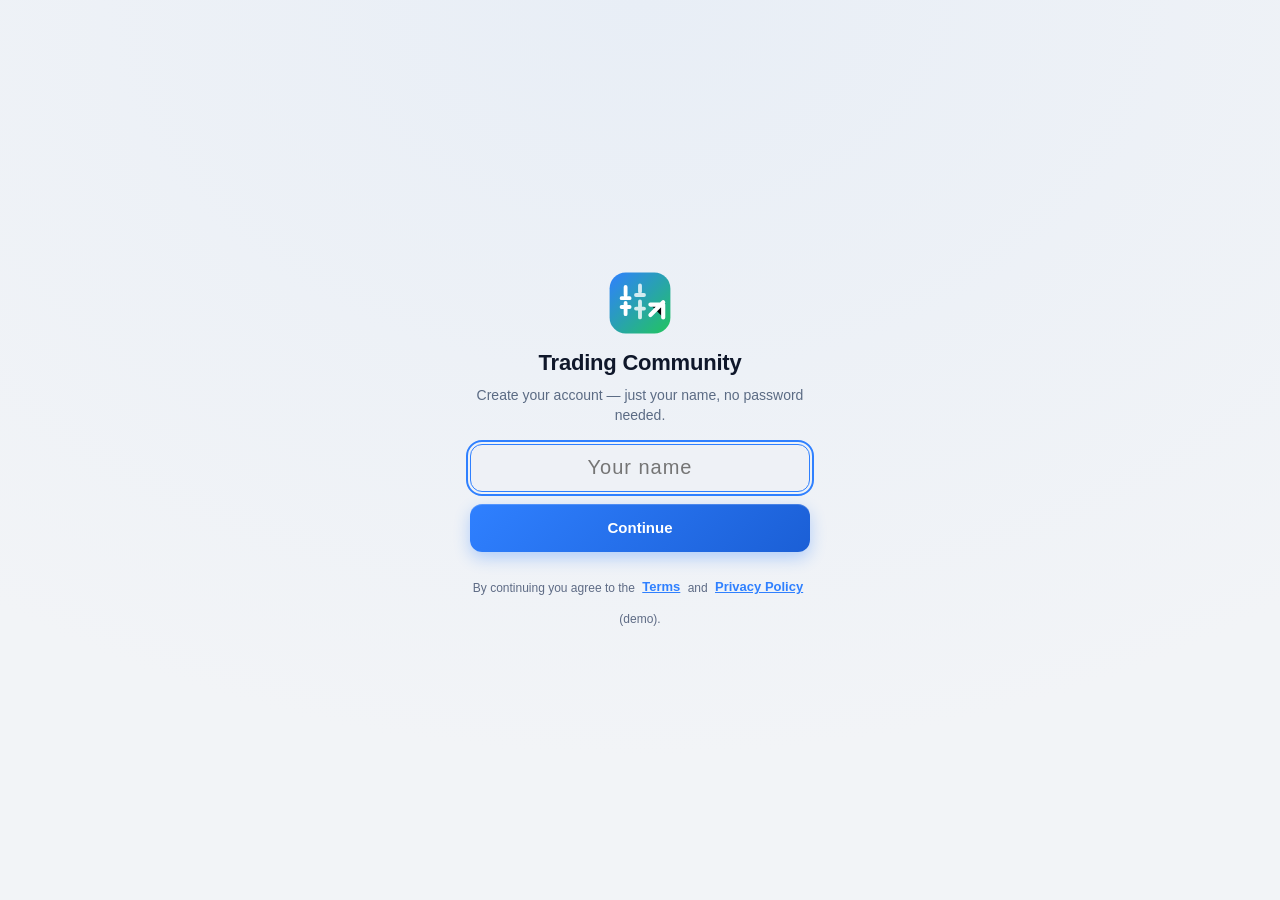
<file: index.html>
<!DOCTYPE html>
<html lang="en" data-theme="light">
<head>
<meta charset="UTF-8">
<meta name="viewport" content="width=device-width, initial-scale=1, viewport-fit=cover">
<meta name="theme-color" content="#060A13">
<meta name="description" content="Trade.FlexSpot — a live trading community demo terminal. Paper-trade simulated markets, watch live rooms, and learn with other traders. All prices are simulated; not financial advice.">
<link rel="canonical" href="https://trade.flexspot.lol/">
<!-- Google Search Console: paste the <meta name="google-site-verification" content="..."> tag here after verifying https://trade.flexspot.lol in Search Console (see docs/TASKS.md). -->
<link rel="icon" type="image/svg+xml" href="assets/favicon.svg">
<link rel="apple-touch-icon" href="assets/apple-touch-icon.png">
<meta property="og:title" content="Trade.FlexSpot — Live Trading Community (Demo)">
<meta property="og:description" content="Paper-trade simulated markets, watch live rooms, and learn with other traders. Demo build — all prices simulated.">
<meta property="og:type" content="website">
<meta property="og:url" content="https://trade.flexspot.lol/">
<meta property="og:image" content="https://trade.flexspot.lol/assets/og-card.png">
<meta property="og:image:width" content="1200">
<meta property="og:image:height" content="630">
<meta property="og:image:alt" content="Trade.FlexSpot — live trading community demo terminal">
<meta name="twitter:card" content="summary_large_image">
<meta name="twitter:title" content="Trade.FlexSpot — Live Trading Community (Demo)">
<meta name="twitter:description" content="Paper-trade simulated markets, watch live rooms, and learn with other traders. Demo build — all prices simulated.">
<meta name="twitter:image" content="https://trade.flexspot.lol/assets/og-card.png">
<title>Trade.FlexSpot — Live Trading Community (Demo)</title>
<link rel="stylesheet" href="styles.css?v=56">
<script type="application/ld+json">
{"@context":"https://schema.org","@graph":[
{"@type":"WebSite","@id":"https://trade.flexspot.lol/#website","url":"https://trade.flexspot.lol/","name":"Trade.FlexSpot","inLanguage":"en","description":"Trade.FlexSpot is a demo trading-community terminal: paper-trade simulated markets, watch live rooms, and learn with other traders. All prices are simulated; not financial advice."},
{"@type":"WebApplication","name":"Trade.FlexSpot \u2014 Live Trading Community (Demo)","url":"https://trade.flexspot.lol/","applicationCategory":"FinanceApplication","operatingSystem":"Web","browserRequirements":"Requires JavaScript","isPartOf":{"@id":"https://trade.flexspot.lol/#website"},"offers":{"@type":"Offer","price":"0","priceCurrency":"USD"},"description":"Demo trading-community terminal with simulated paper trading, live rooms, reels, and trading classes. All prices simulated; not financial advice."},
{"@type":"BreadcrumbList","itemListElement":[
{"@type":"ListItem","position":1,"name":"Home","item":"https://trade.flexspot.lol/"},
{"@type":"ListItem","position":2,"name":"Privacy Policy","item":"https://trade.flexspot.lol/privacy.html"},
{"@type":"ListItem","position":3,"name":"Terms of Use","item":"https://trade.flexspot.lol/terms.html"}]}]}
</script>
</head>
<body>

<!-- ================= APP (no login — opens straight into the terminal) ================= -->
<div class="view active" id="view-app">
  <div class="app-shell">

    <!-- Desktop sidebar -->
    <aside class="sidebar">
      <div class="side-brand"><div class="brand-logo"><svg viewBox="0 0 40 40" aria-hidden="true"><defs><linearGradient id="blg1" x1="0" y1="0" x2="1" y2="1"><stop offset="0" stop-color="#2F80FF"/><stop offset="1" stop-color="#22C55E"/></linearGradient></defs><rect x="1" y="1" width="38" height="38" rx="10" fill="url(#blg1)"/><path d="M11 27v-7M11 15v-5M8.5 22.5h5M8.5 17h5" stroke="#fff" stroke-width="2.4" stroke-linecap="round"/><path d="M20 29V19M20 13V9M17.5 23.5h5M17.5 15h5" stroke="#fff" stroke-width="2.4" stroke-linecap="round" opacity=".8"/><path d="M26.5 27.5l8-8M26.5 21h8v8" stroke="#fff" stroke-width="2.6" stroke-linecap="round" stroke-linejoin="round"/></svg></div><div><b>Trade.FlexSpot</b><span>Trading community</span></div></div>
      <nav class="side-nav" id="sideNav" aria-label="Primary">
        <button class="snav active" data-tab="home"><span class="ic" data-icon="home"></span><span>Home</span></button>
        <button class="snav" data-tab="trade"><span class="ic" data-icon="trade"></span><span>Trade</span><i class="tab-badge" id="posBadgeSide" hidden></i></button>
        <button class="snav" data-tab="live"><span class="ic" data-icon="live"></span><span>Live</span><i class="live-dot"></i></button>
        <button class="snav" data-tab="traders"><span class="ic" data-icon="community"></span><span>Traders</span></button>
        <button class="snav" data-tab="reels"><span class="ic" data-icon="reel"></span><span>Reels</span></button>
        <button class="snav" data-tab="ideas"><span class="ic" data-icon="bulb"></span><span>Trade Ideas</span></button>
        <button class="snav" data-tab="leaderboard"><span class="ic" data-icon="trophy"></span><span>Leaderboard</span></button>
        <button class="snav" data-tab="classes"><span class="ic" data-icon="grad"></span><span>Classes</span></button>
        <button class="snav" data-tab="community"><span class="ic" data-icon="chat"></span><span>Community</span></button>
        <button class="snav" data-tab="portfolio"><span class="ic" data-icon="wallet"></span><span>Portfolio</span></button>
        <button class="snav" data-tab="brokers"><span class="ic" data-icon="bank"></span><span>Broker Accounts</span></button>
        <button class="snav" data-tab="profile"><span class="ic" data-icon="profile"></span><span>Profile</span></button>
        <button class="snav" data-tab="settings"><span class="ic" data-icon="gear"></span><span>Settings</span></button>
      </nav>
      <div class="side-foot">
        <div class="side-user"><div class="avatar sm" id="sideAvatar">AT</div><div><b id="sideName">Alex Trader</b><span id="sideEmail">Demo account</span></div></div>
      </div>
    </aside>

    <!-- Main column -->
    <div class="main">
      <header class="appbar">
        <div class="brand-logo sm-only"><svg viewBox="0 0 40 40" aria-hidden="true"><defs><linearGradient id="blg2" x1="0" y1="0" x2="1" y2="1"><stop offset="0" stop-color="#2F80FF"/><stop offset="1" stop-color="#22C55E"/></linearGradient></defs><rect x="1" y="1" width="38" height="38" rx="10" fill="url(#blg2)"/><path d="M11 27v-7M11 15v-5M8.5 22.5h5M8.5 17h5" stroke="#fff" stroke-width="2.4" stroke-linecap="round"/><path d="M20 29V19M20 13V9M17.5 23.5h5M17.5 15h5" stroke="#fff" stroke-width="2.4" stroke-linecap="round" opacity=".8"/><path d="M26.5 27.5l8-8M26.5 21h8v8" stroke="#fff" stroke-width="2.6" stroke-linecap="round" stroke-linejoin="round"/></svg></div>
        <button class="sym-picker" id="symPicker" aria-label="Select symbol"><span id="symName">XAUUSD</span><span class="ic sm" data-icon="chev"></span></button>
        <div class="px-block">
          <div class="px num" id="hdrPrice">—</div>
          <div class="chg-pill num" id="hdrChg">—</div>
        </div>
        <div class="appbar-search"><span class="ic sm" data-icon="search"></span><input id="globalSearch" placeholder="Search traders, symbols, ideas…" autocomplete="off" aria-label="Search"><div class="gsearch-drop" id="gsearchDrop" hidden></div></div>
        <div class="appbar-sp"></div>
        <button class="icon-btn" id="themeBtn" aria-label="Toggle theme"><span class="ic" data-icon="theme"></span></button>
        <button class="icon-btn" id="bellBtn" aria-label="Price alerts"><span class="ic" data-icon="bell"></span><i class="dot" id="alertDot" hidden></i></button>
        <button class="icon-btn" id="dmBtn" aria-label="Messages"><span class="ic" data-icon="chat"></span><i class="dot" id="dmDot" hidden></i></button>
        <button class="avatar-btn" id="avatarBtn" aria-label="Profile">AT</button>
      </header>

      <main class="content">

        <!-- ============ HOME ============ -->
        <section class="screen active" id="screen-home" aria-label="Home">
          <h1 class="vh">Trade.FlexSpot — live trading community demo terminal</h1>
          <div class="mh-search"><span class="ic sm" data-icon="search"></span><input id="homeSearch" placeholder="Search traders, symbols, ideas…" autocomplete="off" aria-label="Search"><div class="gsearch-drop" id="homeSearchDrop" hidden></div></div>
          <!-- v25.20: TikTok-style live circles — who's live now, scrollable -->
          <div class="live-circles" id="homeLiveRow" hidden aria-label="Live now"></div>
          <!-- v25.13: install prompt (dismissible, demo) -->
          <div class="install-card" id="installCard" hidden>
            <span class="ic" data-icon="download"></span>
            <div class="install-tx"><b data-i18n="installTitle">Install the app</b><span class="fine" id="installHow">Faster access — add to your home screen.</span></div>
            <button class="primary-btn sm" id="installBtn" hidden><span data-i18n="installBtn">Install app</span></button>
            <button class="icon-btn" id="installX" aria-label="Dismiss"><span class="ic sm" data-icon="x"></span></button>
          </div>
          <div class="live-hero" id="liveHero">
            <img class="live-hero-bg" src="assets/img/live-hero.webp" width="1280" height="720" alt="Trading desk monitors glowing with live candlestick charts" fetchpriority="high" decoding="async">
            <div class="live-hero-grad"></div>
            <div class="live-hero-top"><span class="live-pill"><i></i>LIVE</span><span class="live-viewers"><span class="ic xs" data-icon="eye"></span>2.4K</span></div>
            <div class="live-hero-bottom">
              <h3>Live Trading with Ali</h3>
              <p>XAUUSD Live Analysis • Q&amp;A • Trade Setups</p>
              <div class="live-hero-row"><span id="liveHeroAv"></span><span class="live-hero-name">Ali Khan <span class="verified">✓</span></span><button class="watch-live-btn" id="liveHeroBtn"><span data-i18n="watchLive">Watch Live</span></button></div>
            </div>
          </div>
          <div class="sec-head"><h3 data-i18n="upcomingLives">Upcoming lives</h3><span class="fine">Demo schedule</span></div>
          <div class="up-list" id="upcomingLives"></div>
          <div class="mkt-chips" id="homeMktChips" aria-label="Market overview"></div>
          <!-- v25.13: economic calendar teaser (demo) -->
          <button class="econ-card" data-goto="econ">
            <span class="ic" data-icon="cal"></span>
            <span class="econ-tx"><b data-i18n="econTitle">Economic Calendar</b><span class="fine">Next: NFP · Fri Oct 2 · 12:30 UTC <span class="demo-tag">Demo</span></span></span>
            <span class="ic xs set-chev" data-icon="chev"></span>
          </button>
          <div class="home-sec" id="homeSecTraders">
            <div class="sec-head"><h3 data-i18n="topTraders">Top Traders</h3><button class="link-btn" data-goto="community"><span data-i18n="seeAll">See All ›</span></button></div>
            <div class="tt-scroll" id="homeTopTraders"></div>
          </div>
          <div class="sec-head"><h3 data-i18n="reelsIdeas">Reels &amp; Trade Ideas</h3><button class="link-btn" data-goto="community"><span data-i18n="seeAll">See All ›</span></button></div>
          <div class="reels-scroll" id="homeReelsRow"></div>
          <div class="home-sec" id="homeSecClasses">
            <div class="sec-head"><h3 data-i18n="classes">Classes</h3><button class="link-btn" data-goto="classes"><span data-i18n="seeAll">See All ›</span></button></div>
            <div class="course-list" id="homeCourseList"></div>
          </div>
          <!-- v25.13: prop challenge promo (demo) -->
          <div class="prop-promo">
            <div class="prop-promo-top"><span class="ic" data-icon="trophy"></span><b>Prop Challenge</b><span class="demo-tag">Demo</span></div>
            <p class="fine">Turn a <b>$10,000 demo account</b> into a funded demo account: <b>+10%</b> profit target, <b>−5%</b> max drawdown, no time limit. Practice prop-firm rules with zero real money.</p>
            <div class="prop-promo-actions">
              <button class="primary-btn" id="homePropStart"><span class="ic xs" data-icon="trophy"></span> <span data-i18n="startChallenge">Start demo challenge</span></button>
              <button class="link-btn" data-goto="prop"><span data-i18n="viewDashboard">View dashboard ›</span></button>
            </div>
          </div>
          <!-- desktop home dashboard -->
          <div class="home-desk">
            <div class="hd-main">
              <div class="hd-hero" id="hdHero">
                <img src="assets/img/live-hero.webp" width="1280" height="720" alt="Trading desk monitors glowing with live candlestick charts" loading="lazy" decoding="async">
                <div class="hd-hero-grad"></div>
                <div class="hd-hero-top"><span class="live-pill"><i></i>LIVE</span><span class="live-viewers"><span class="ic xs" data-icon="eye"></span>2.4K</span></div>
                <div class="hd-hero-bottom">
                  <h3>Live Trading with Ali</h3>
                  <p>XAUUSD Live Analysis • Q&amp;A • Trade Setups</p>
                  <button class="watch-live-btn" id="hdHeroBtn">Watch Live</button>
                </div>
              </div>
              <div class="hd-sec">
                <div class="hd-sec-head"><h3>Reels &amp; Short Ideas</h3><button class="link-btn" data-goto="reels">See All ›</button></div>
                <div class="hd-reels" id="hdReels"></div>
              </div>
              <div class="hd-sec">
                <div class="hd-sec-head"><h3>Popular Trade Ideas</h3><button class="link-btn" data-goto="ideas">See All ›</button></div>
                <div class="hd-ideas" id="hdIdeas"></div>
              </div>
            </div>
            <div class="hd-side">
              <div class="hd-acct">
                <div class="hd-acct-head"><b>Your Account</b><span class="acct-tag">Demo Account</span></div>
                <span class="fine">Equity</span>
                <div class="hd-eq num" id="hdEquity">$12,450.32</div>
                <div class="hd-eq-chg num pl-pos" id="hdEqChg">+2.35% (+$285.40)</div>
                <canvas class="hd-spark" id="hdSpark" width="300" height="60"></canvas>
                <div class="hd-acct-grid">
                  <div><span>Balance</span><b class="num" id="hdBal">$12,120.00</b></div>
                  <div><span>Equity</span><b class="num" id="hdEq2">$12,450.32</b></div>
                  <div><span>Free Margin</span><b class="num" id="hdFree">$9,230.11</b></div>
                  <div><span>Margin</span><b class="num" id="hdMarg">$3,220.21</b></div>
                </div>
                <div class="hd-acct-btns"><button class="pf-dep" id="hdDeposit">Deposit</button><button class="pf-wd" id="hdTradeNow">Trade Now</button></div>
              </div>
              <div class="hd-card">
                <div class="hd-sec-head"><h3>Top Traders</h3><button class="link-btn" data-goto="leaderboard">See All ›</button></div>
                <div id="hdTraders"></div>
              </div>
              <div class="hd-card">
                <div class="hd-sec-head"><h3>Community Sentiment</h3></div>
                <div class="hd-sent-sym"><span class="flag">🇺🇸</span><b>XAUUSD</b></div>
                <div class="poll-bars">
                  <div class="poll-row"><span>Bullish</span><div class="poll-track"><i id="hdBullFill" style="width:68%"></i></div><b class="num pl-pos" id="hdBullPct">68%</b></div>
                  <div class="poll-row"><span>Bearish</span><div class="poll-track"><i id="hdBearFill" style="width:32%"></i></div><b class="num pl-neg" id="hdBearPct">32%</b></div>
                </div>
                <span class="fine num">1,245 votes</span>
              </div>
              <div class="hd-card">
                <div class="hd-sec-head"><h3>Classes</h3><button class="link-btn" data-goto="classes">See All ›</button></div>
                <div id="hdCourses"></div>
              </div>
            </div>
          </div>
        </section>

        <!-- ============ TRADE TERMINAL ============ -->
        <section class="screen" id="screen-trade" aria-label="Trade">
          <div class="desk-symstrip" id="deskSymStrip" aria-label="Watchlist"></div>
          <!-- Account strip -->

          <button class="acct-switch" id="acctSwitch" aria-label="Switch trading account"><span class="acct-dot" id="acctDot"></span><span><b id="acctName">Exness</b><span class="acct-type" id="acctType">Demo</span></span><span class="ic sm" data-icon="chev"></span></button>
          <div class="acct-strip" id="acctStrip" aria-label="Account summary">
            <div class="acct"><span>Equity</span><b class="num" id="acctEquity">$10,000.00</b></div>
            <div class="acct"><span>Balance</span><b class="num" id="acctBalance">$10,000.00</b></div>
            <div class="acct"><span>Margin</span><b class="num" id="acctMargin">$0.00</b></div>
            <div class="acct"><span>Free margin</span><b class="num" id="acctFree">$10,000.00</b></div>
            <div class="acct"><span>Margin level</span><b class="num" id="acctLevel">—</b></div>
          </div>

                    <!-- Symbol header -->

          <div class="sym-head">
            <div class="sym-title">
              <h2 id="symTitle">XAUUSD</h2>
              <span id="symSub">Gold vs US Dollar · OANDA</span>
            </div>
            <div class="sym-px">
              <div class="num big" id="symPrice">—</div>
              <div class="sym-chg num" id="symChg">—</div>
            </div>
          </div>

                    <!-- Chart -->
          <div class="chart-card">
            <div class="chart-toprow">
              <div class="tf-bar" id="tfBar" role="tablist" aria-label="Timeframe">
                <button class="tf active" data-tf="1m" role="tab">1m</button>
                <button class="tf" data-tf="5m" role="tab">5m</button>
                <button class="tf" data-tf="15m" role="tab">15m</button>
                <button class="tf" data-tf="1H" role="tab">1H</button>
                <button class="tf" data-tf="4H" role="tab">4H</button>
                <button class="tf" data-tf="1D" role="tab">1D</button>
              </div>
              <button class="idea-fab" id="shareIdeaBtn"><span class="ic xs" data-icon="send"></span><span class="if-tx">Post idea</span></button>
              <button class="ind-btn" id="indBtn" aria-label="Chart indicators">Indicators</button>
              <span class="ct-sep"></span>
              <button class="ct-icbtn" id="chartSaveBtn" aria-label="Save chart" title="Save chart"><span class="ic sm" data-icon="bookmark"></span></button>
              <button class="ct-icbtn" id="chartSnapBtn" aria-label="Snapshot" title="Snapshot"><span class="ic sm" data-icon="cam"></span></button>
              <button class="replay-btn" id="replayBtn" aria-label="Replay mode" title="Replay historical candles">⟲ <span>Replay</span></button>
            </div>
            <div class="replay-bar" id="replayBar" hidden>
              <span class="replay-tag">⟲ Replay · demo · historical candles</span>
              <button class="rp-btn" id="rpBack" aria-label="Step back">⏮</button>
              <button class="rp-btn" id="rpPlay" aria-label="Play or pause">▶</button>
              <button class="rp-btn" id="rpFwd" aria-label="Step forward">⏭</button>
              <button class="rp-btn rp-speed" id="rpSpeed" aria-label="Replay speed">1x</button>
              <span class="replay-count num" id="rpCount">–</span>
              <button class="rp-exit" id="rpExit">Exit replay</button>
            </div>
            <div class="indchip-row" id="indRow" aria-label="Indicators">
              <button class="ind-chip" data-ind="ma">MA</button>
              <button class="ind-chip" data-ind="ema">EMA</button>
              <button class="ind-chip" data-ind="rsi">RSI</button>
              <button class="ind-chip" data-ind="macd">MACD</button>
              <button class="ind-chip" data-ind="bb">Bollinger</button>
              <button class="ind-expand" id="indExpand" aria-label="All indicators"><span class="ic sm" data-icon="expand"></span></button>
              <button class="ind-expand" id="chartFsBtn" aria-label="Fullscreen chart"><span class="ic sm" data-icon="expand"></span></button>
            </div>
            <div class="chart-wrap" id="tradeChartWrap">
                <div class="chart-fs-bar" id="chartFsBar" hidden>
                  <button class="fs-pill" id="chartFsTicket"><span class="ic xs" data-icon="trade"></span> Ticket</button>
                  <button class="fs-pill" id="chartFsClose" aria-label="Exit fullscreen"><span class="ic xs" data-icon="x"></span></button>
                </div>
                <div class="drawbar" id="drawBar" aria-label="Drawing tools">
                  <button class="db-btn active" data-draw="cross" title="Crosshair"><span class="ic sm" data-icon="plus"></span></button>
                  <button class="db-btn" data-draw="trend" title="Trend line"><span class="ic sm" data-icon="edit"></span></button>
                  <button class="db-btn" data-draw="fib" title="Fibonacci"><span class="ic sm" data-icon="fib"></span></button>
                  <button class="db-btn" data-draw="text" title="Text"><span class="ic sm" data-icon="chat"></span></button>
                </div>
                <div class="lw-legend num" id="chartLegend"><b id="lgSym">XAUUSD</b><span class="lg-tf" id="lgTF">1m</span><span class="mkt-pill" id="mktPill"></span><span class="data-badge" id="dataBadge"></span><span class="lg-ohlc">O <i id="lgO">—</i></span><span class="lg-ohlc">H <i id="lgH">—</i></span><span class="lg-ohlc">L <i id="lgL">—</i></span><span class="lg-ohlc">C <i id="lgC">—</i></span><span id="lgChg" class="num">—</span></div>
                <div class="proxy-note" id="proxyNote" hidden>Gold priced via the PAXG token — a market proxy, not a broker XAUUSD feed.</div>
                <div class="tv-host" id="tvChart"></div>
                <div id="indPanes"></div>
                <div class="ind-readout" id="indReadout" hidden></div>
                <div class="quick-trade">
                  <button class="qt buy" id="qtBuy">BUY</button>
                  <button class="qt sell" id="qtSell">SELL</button>
                </div>
            </div>
          </div>
          <div class="trade-cols">
            <!-- Order ticket -->
            <div class="ticket-card">
              <div class="tk-sym">
                <div><b id="tkSym">XAUUSD</b><span id="tkSymSub">Gold Spot / U.S. Dollar</span></div>
                <div class="tk-px"><b class="num" id="tkPx">—</b><span class="num" id="tkChg">—</span></div>
              </div>
              <div class="mkt-note" id="mktNote" hidden>⏸ Market closed — showing the last price. Demo orders still work.</div>
              <div class="ticket" aria-label="Order ticket">
              <div class="ttype-tabs" id="ttypeTabs" role="tablist" aria-label="Order type">
                  <button class="ttype active" data-ttype="market" role="tab">Market</button>
                  <button class="ttype" data-ttype="limit" role="tab">Limit</button>
                  <button class="ttype" data-ttype="stop" role="tab">Stop</button>
                </div>
              <div class="dir-toggle" id="dirToggle" hidden>
                  <button class="dir-btn buy active" data-dir="buy" role="tab">Buy</button>
                  <button class="dir-btn sell" data-dir="sell" role="tab">Sell</button>
                </div>
              <div class="fld" id="tPriceWrap" hidden>
                  <label for="tPrice" id="tPriceLabel">Limit price</label>
                  <input class="field num" id="tPrice" inputmode="decimal" placeholder="0.00" autocomplete="off">
                </div>
              <div class="ticket-mid">
                <div class="fld">
                  <label>Lot Size</label>
                  <div class="stepper">
                    <button id="lotMinus" aria-label="Decrease volume"><span class="ic sm" data-icon="minus"></span></button>
                    <span class="num" id="lotVal">0.10</span>
                    <button id="lotPlus" aria-label="Increase volume"><span class="ic sm" data-icon="plus"></span></button>
                  </div>
                  <div class="lot-presets" id="lotPresets" role="group" aria-label="Quick lot sizes">
                    <button data-lot="0.01">0.01</button><button data-lot="0.10" class="on">0.10</button><button data-lot="0.50">0.50</button><button data-lot="1.00">1.00</button>
                  </div>
                </div>
                <button class="switch-row" id="tpslToggle" aria-pressed="true">
                  <span>Take profit / Stop loss</span>
                  <span class="switch on" id="tpslSwitch"><i></i></span>
                </button>
              </div>
              <div class="tpsl-grid" id="tpslWrap">
                  <div class="fld"><label for="tpPrice">TP (Price)</label><input class="field num" id="tpPrice" inputmode="decimal" placeholder="—" autocomplete="off"></div>
                  <div class="fld"><label for="slPrice">SL (Price)</label><input class="field num" id="slPrice" inputmode="decimal" placeholder="—" autocomplete="off"></div>
                </div>
              <div class="exec-row">
                <button class="exec buy" id="buyBtn"><span>BUY</span><b class="num" id="buyPx">—</b></button>
                <button class="exec sell" id="sellBtn"><span>SELL</span><b class="num" id="sellPx">—</b></button>
              </div>
              <div class="risk-line">Est. Margin <b class="num" id="estMargin">$0.00</b><span class="sep">·</span>Leverage <b class="num">1:100</b></div>
              <p class="fine">Paper trading — virtual $10,000 account, no real orders are placed. Pending/TP/SL fills use the trigger price; real markets can gap or slip.</p>
              </div>
            </div>
            <div class="trade-side">
              <div class="sec-head"><h3>Watchlist</h3><span class="fine">Tap to switch chart</span></div>
              <div class="watchlist watch-strip" id="watchList" role="listbox" aria-label="Watchlist"></div>
              <!-- Position size calculator -->
              <div class="calc-card" id="sizeCalc">
                <div class="sec-head"><h3>Position size</h3><span class="fine">Demo</span></div>
                <div class="calc-grid">
                  <div class="fld"><label for="calcRisk">Risk %</label><input class="field num" id="calcRisk" inputmode="decimal" value="1" autocomplete="off"></div>
                  <div class="fld"><label for="calcSL">Stop distance <span class="fine" id="calcSLUnit">(price)</span></label><input class="field num" id="calcSL" inputmode="decimal" placeholder="0.00" autocomplete="off"></div>
                </div>
                <div class="calc-out"><span>Suggested size</span><b class="num" id="calcLots">—</b></div>
                <p class="fine">Risk-based sizing on demo equity — educational only.</p>
              </div>
              <!-- Market data -->

            <div class="col-data">
              <div class="md-card">
                <div class="md-tabs" id="mdTabs" role="tablist" aria-label="Market data">
                  <button class="md-tab active" data-md="depth" role="tab">Order book</button>
                  <button class="md-tab" data-md="tape" role="tab">Recent trades</button>
                </div>
                <div class="md-body" id="mdDepth">
                  <div class="ob-head"><span>Price</span><span>Size</span><span>Total</span></div>
                  <div id="obAsks"></div>
                  <div class="ob-spread"><span class="num" id="obLast">—</span><span class="ob-spread-lbl">Spread <b class="num" id="obSpread">—</b></span></div>
                  <div id="obBids"></div>
                </div>
                <div class="md-body" id="mdTape" hidden>
                  <div class="ob-head"><span>Time</span><span>Price</span><span>Size</span></div>
                  <div id="tapeBody"></div>
                </div>
              </div>
            </div>
          </div>
        </div>
          <!-- Positions -->
          <div class="pos-card">
            <div class="sec-head"><h3>Positions</h3><span class="eq-chip">Equity <b class="num" id="eqVal">$10,000.00</b></span></div>
            <div class="subtabs" id="posTabs" role="tablist" aria-label="Position tabs">
            <button class="subtab active" data-ptab="open" role="tab">Open <span class="cnt" id="openCount">0</span></button>
            <button class="subtab" data-ptab="pending" role="tab">Pending <span class="cnt" id="pendCount">0</span></button>
            <button class="subtab" data-ptab="history" role="tab">History</button>
          </div>
            <div id="posOpen"></div>
            <div id="posPending" hidden></div>
            <div id="posHistory" hidden></div>
          </div>
          <!-- Alerts -->
<div class="alerts-card" id="alertsCard">
                <div class="sec-head"><h3>Price alerts</h3><button class="link-btn" id="alertAddBtn"><span class="ic xs" data-icon="plus"></span> New alert</button></div>
                <div class="alert-form" id="alertForm" hidden>
                  <div class="fld"><label for="afSym">Symbol</label><select class="field" id="afSym"></select></div>
                  <div class="fld-row">
                    <div class="fld"><label for="afCond">Condition</label>
                      <select class="field" id="afCond"><option value="above">Price above</option><option value="below">Price below</option><option value="rsi_over">RSI crosses above 70</option><option value="rsi_under">RSI crosses below 30</option><option value="ema_cross_up">Price crosses above EMA 21</option><option value="ema_cross_down">Price crosses below EMA 21</option></select>
                    </div>
                    <div class="fld"><label for="afPrice">Price</label><input class="field num" id="afPrice" inputmode="decimal" placeholder="0.00" autocomplete="off"></div>
                  </div>
                  <div class="form-row">
                    <button class="primary-btn sm" id="afSave">Create alert</button>
                    <button class="ghost-btn sm" id="afCancel">Cancel</button>
                  </div>
                </div>
                <div id="alertList"></div>
              </div>        </section>

        <!-- ============ LIVE ============ -->
        <section class="screen" id="screen-live" aria-label="Live">
          <div class="lv-stage">
            <div class="lv-video" id="liveVideoWrap">
              <div class="lv-chart" id="tvChartStage" aria-hidden="true"></div>
              <div class="lv-grad"></div>
              <div class="lv-topbar">
                <button class="lv-icbtn" id="liveBack" aria-label="Back"><span class="ic sm" data-icon="chevL"></span></button>
                <span class="live-pill"><i></i>LIVE</span>
                <span class="lv-viewers"><span class="ic xs" data-icon="eye"></span><span class="num" id="viewerCount">2,412</span></span>
                <span class="copy-chip" id="copyChip" hidden>📋 Copying</span>
                <span class="lv-spacer"></span>
                <button class="lv-icbtn" id="camFlipBtn" aria-label="Camera options"><span class="ic sm" data-icon="cam"></span></button>
                <button class="lv-icbtn" id="liveMoreBtn" aria-label="More options"><span class="ic sm" data-icon="dots"></span></button>
              </div>
              <div class="live-hearts" id="liveHearts" aria-hidden="true"></div>
              <div class="face-cam" id="faceCam" aria-label="Streamer camera">
                <div class="cam-bg bg-none" id="faceCamBg"></div>
                <span class="fc-tag" id="faceCamTag" hidden></span>
                <video id="faceCamVideo" autoplay playsinline muted hidden></video>
                <div class="fc-empty" id="faceCamEmpty">
                  <span class="ic fc-cam-ic" data-icon="cam"></span>
                  <span class="fc-label">Face cam</span>
                  <button class="fc-cam-btn" id="camToggleBtn">Enable camera</button>
                </div>
                <i class="fc-resize" id="fcResize"></i>
              </div>
              <!-- v25.20: remote live video (real P2P stream from another device) -->
              <video id="remoteVideo" autoplay playsinline hidden aria-label="Live stream"></video>
              <div class="guest-cam" id="guestCam" hidden></div>
              <button class="golive-mini lv-golive" id="goLiveBtn"><span class="golive-dot"></span><b>Go Live</b></button>
              <button class="golive-mini golive-sched" id="schedLiveBtn" aria-label="Schedule a live"><span>📅</span><b>Schedule</b></button>
            </div>
            <div class="lv-info">
              <h3>Live Trading with Ali</h3>
              <p class="fine">XAUUSD Analysis • Live Trades • Q&amp;A</p>
              <div class="lv-host">
                <div class="avatar" id="liveAvatar">AK</div>
                <div class="lv-host-tx"><b>Ali Khan <span class="verified">✓</span></b><span class="fine">Pro Trader • <span class="num">128K</span> followers</span></div>
                <button class="follow-btn sm" id="liveFollowBtn">Follow</button>
                <button class="copy-open-btn" id="liveCopyBtn2">Copy Trades</button>
              </div>
              <div class="lv-engage">
                <button class="engage-btn" id="heartBtn"><span class="ic sm" data-icon="like"></span><b class="num" id="likeCount">1.2K</b></button>
                <button class="engage-btn" id="liveShareBtn"><span class="ic sm" data-icon="share"></span><span>Share</span></button>
                <button class="engage-btn" id="liveSaveBtn" aria-label="Save stream"><span class="ic sm" data-icon="bookmark"></span></button>
                <button class="engage-btn" id="giftBtn" aria-label="Send a gift"><span>🎁</span><span>Gift</span></button>
                <button class="engage-btn" id="inviteBtn" aria-label="Invite a co-host" hidden><span>➕</span><span>Invite</span></button>
                <button class="engage-btn" id="pollBtn" aria-label="Start a poll" hidden><span>📊</span><span>Poll</span></button>
              </div>
              <div class="gift-top" id="giftTop" hidden></div>
              <div class="lv-tabs" id="liveTabs" role="tablist" aria-label="Live sections">
                <button class="lv-tab active" data-lv="chat" role="tab">Live Chat</button>
                <button class="lv-tab" data-lv="ideas" role="tab">Trade Ideas <i class="lv-dot"></i></button>
                <button class="lv-tab" data-lv="about" role="tab">About</button>
                <button class="lv-tab" data-lv="qa" role="tab">Q&amp;A</button>
              </div>
            </div>
          </div>
          <div class="you-live-bar" id="youLiveBar" hidden>
            <span class="live-pill"><i></i>YOU ARE LIVE</span>
            <span class="rec-badge" id="recBadge"><i></i>REC</span>
            <span class="yl-stat"><b class="num" id="youViewers">0</b> watching</span>
            <span class="yl-stat num" id="youTimer">00:00</span>
            <span class="yl-stat"><b class="num pl-pos" id="youPL">+$0.00</b> today</span>
            <button class="ghost-btn sm" id="liveLayoutBtn" aria-label="Change layout">⛶ Layout</button>
            <button class="danger-btn sm" id="endLiveBtn">End</button>
          </div>
          <div class="myrec-strip" id="myRecStrip" hidden></div>
          <div class="watch-bar" id="watchBar" hidden>
            <span id="watchBarTxt"></span>
            <button class="ghost-btn sm" id="watchLeave">Leave</button>
          </div>
          <div class="live-hint card" id="liveHint" hidden>
            <b>You're live — what now?</b>
            <ol>
              <li>Call out your entries on <b id="liveHintSym">XAUUSD</b> as you take them.</li>
              <li>Viewers see your live chart and face-cam.</li>
              <li>Tap <b>End</b> when you're done.</li>
            </ol>
            <button class="ghost-btn sm" id="liveHintOk">Got it</button>
          </div>
          <div class="chart-wrap live-chart" id="liveChartWrap" hidden>
            <div class="tv-host" id="tvChartLive"></div>
          </div>
          <div class="live-pos-strip" id="livePosStrip" hidden></div>
          <div class="lv-page active" id="lvPageChat">
            <div id="livePollWrap"></div>
            <div class="chat" id="liveChat"></div>
            <div class="chat-bar">
              <input class="field" id="chatInput" placeholder="Type a message…" maxlength="140" autocomplete="off">
              <button class="icon-btn" id="chatEmojiBtn" aria-label="Emoji"><span class="ic sm" data-icon="smile"></span></button>
              <button class="icon-btn primary" id="chatSend" aria-label="Send message"><span class="ic sm" data-icon="send"></span></button>
            </div>
          </div>
          <div class="lv-page" id="lvPageIdeas" hidden>
            <div class="sec-head"><h3>Live trades</h3>
              <button class="copy-switch" id="copySwitch" aria-pressed="false"><i></i><span>Copy trades</span></button>
            </div>
            <div class="feed" id="liveFeed"></div>
          </div>
          <div class="lv-page" id="lvPageAbout" hidden>
            <div class="lv-about">
              <div class="lv-about-row"><span>Trader</span><b>Ali Khan @alikhantfx</b></div>
              <div class="lv-about-row"><span>Focus</span><b>XAUUSD · London session scalps</b></div>
              <div class="lv-about-row"><span>Win rate</span><b class="num">62%</b></div>
              <div class="lv-about-row"><span>Total return</span><b class="num pl-pos">+284.5%</b></div>
              <p class="fine">Streaming is simulated in this demo — no real broadcast leaves your device.</p>
            </div>
          </div>
          <div class="lv-page" id="lvPageQa" hidden>
            <p class="fine qa-note">Q&amp;A — demo, questions stay on this device.</p>
            <div class="chat-bar qa-bar">
              <input class="field" id="qaInput" placeholder="Ask the host a question…" maxlength="140" autocomplete="off">
              <button class="icon-btn primary" id="qaSend" aria-label="Ask question"><span class="ic sm" data-icon="send"></span></button>
            </div>
            <div id="qaList"></div>
            <div class="qa-answered-head" id="qaAnsweredHead" hidden>Answered</div>
            <div id="qaAnswered"></div>
          </div>
          <div class="live-toprow">
            <div class="live-now" id="liveNowStrip" aria-label="Live now"></div>
          </div>
          <div class="reels-hub">
            <div class="sec-head">
              <h3><span class="ic sm" data-icon="reel"></span> Reels</h3>
              <span class="fine num" id="reelsHubCount"></span>
            </div>
            <button class="ghost-btn wide new-reel-btn" id="hubNewReel"><span class="ic xs" data-icon="plus"></span> Upload reel</button>
            <div class="reel-grid" id="reelsHubGrid"></div>
            <p class="fine">Every reel from the community in one place — demo.</p>
          </div>
        </section>

        <!-- ============ COMMUNITY ============ -->
        <section class="screen" id="screen-traders" aria-label="Traders">
          <div class="you-card" id="youCard"></div>
          <div class="sheet-search trader-search"><span class="ic sm" data-icon="search"></span><input class="field" id="traderSearch" placeholder="Search traders…" autocomplete="off" aria-label="Search traders"></div>
          <div class="sec-head"><h3>Leaderboard</h3><span class="fine">Top traders · demo</span></div>
          <div class="lb-tabs" id="lbTabs" role="tablist" aria-label="Leaderboard sort">
            <button class="lb-tab active" data-lb="profit" role="tab">Profit</button>
            <button class="lb-tab" data-lb="win" role="tab">Win rate</button>
            <button class="lb-tab" data-lb="followers" role="tab">Followers</button>
          </div>
          <div class="trader-list" id="traderList"></div>
          <div class="card poll">
            <div class="sec-head"><h3>Community sentiment</h3><span class="fine num" id="pollVotes">—</span></div>
            <p class="poll-q">XAUUSD — where is gold headed this week?</p>
            <div class="poll-bars">
              <div class="poll-row"><span>Bullish</span><div class="poll-track"><i id="pollBuyFill"></i></div><b class="num" id="pollBuyPct">—</b></div>
              <div class="poll-row"><span>Bearish</span><div class="poll-track"><i id="pollSellFill"></i></div><b class="num" id="pollSellPct">—</b></div>
            </div>
            <div class="poll-btns" id="pollBtns">
              <button class="primary-btn sm" id="pollBuy">Vote bullish</button>
              <button class="ghost-btn sm" id="pollSell">Vote bearish</button>
            </div>
          </div>
          <div class="sec-head"><h3>Classes</h3><button class="see-all" id="classesSeeAll">See All ›</button></div>
          <div class="course-list" id="courseList"></div>
          <div class="sec-head"><h3>Feed</h3><span class="fine">Demo posts</span></div>
          <div class="card composer">
            <div class="avatar">YOU</div>
            <input class="field" id="composerInput" placeholder="Share a trade idea…" maxlength="280" autocomplete="off">
            <button class="primary-btn sm" id="composerPost">Post</button>
          </div>
          <div id="postList"></div>
        </section>

        <!-- ============ TRADER PROFILE (overlay) ============ -->
        <div class="tprof-view" id="traderProfile" hidden>
          <div class="tprof-top">
            <button class="icon-btn" id="tprofBack" aria-label="Back"><span class="ic tprof-back-ic" data-icon="chev"></span></button>
            <b>Trader profile</b><span class="demo-tag">Demo</span>
          </div>
          <div class="tprof-scroll" id="tprofBody"></div>
        </div>

        <!-- ============ PROFILE ============ -->
        <section class="screen" id="screen-profile" aria-label="Profile">
          <div class="prof-head">
            <button class="prof-av-btn" id="profAvatarBtn" aria-label="Edit profile photo"><span class="avatar lg" id="profAvatar">AT</span><span class="av-cam"><span class="ic xs" data-icon="cam"></span></span></button>
            <div class="prof-id"><h3 id="profName">Alex Trader</h3><span class="handle" id="profHandle">@alextrader</span>
            <span class="funded-badge" id="fundedBadge" hidden>Funded ✓ · demo</span>
            <span class="streak-pill" id="streakPill" hidden>🔥 1</span>
            <div class="prof-bio" id="profBio">Learning in public · XAUUSD &amp; majors · demo journey</div></div>
          </div>
          <button class="primary-btn wide" id="editProfileBtn"><span class="ic xs" data-icon="edit"></span> Edit profile</button>
          <div class="set-card">
            <div class="set-title">Account</div>
            <button class="set-row" id="profAcctBtn">
              <span class="set-ic"><span class="ic" data-icon="bank"></span></span>
              <span class="set-tx"><b>Trading account</b><span><span class="acct-dot" id="profAcctDot"></span> <span id="profAcctName">Exness · Demo</span></span></span>
              <span class="ic xs set-chev" data-icon="chev"></span>
            </button>
            <button class="set-row" id="kycRow">
              <span class="set-ic"><span class="ic" data-icon="shield"></span></span>
              <span class="set-tx"><b id="kycLabel">Verify identity</b><span>Identity verification</span></span>
              <b class="kyc-status" id="kycStatus">Not verified</b>
              <span class="ic xs set-chev" data-icon="chev"></span>
            </button>
          </div>
          <div class="set-card">
            <div class="set-title">Achievements <span class="demo-tag">Demo</span></div>
            <div class="ach-row" id="achieveRow"></div>
          </div>
          <div class="set-card">
            <div class="set-title">Preferences</div>
            <button class="set-row" id="setThemeRow">
              <span class="set-ic"><span class="ic" data-icon="theme"></span></span>
              <span class="set-tx"><b>Appearance</b><span id="setThemeName">Dark</span></span>
              <span class="ic xs set-chev" data-icon="chev"></span>
            </button>
            <button class="set-row" id="setAlertsRow">
              <span class="set-ic"><span class="ic" data-icon="bell"></span></span>
              <span class="set-tx"><b>Price alerts</b><span>Manage your alerts</span></span>
              <span class="ic xs set-chev" data-icon="chev"></span>
            </button>
          </div>
          <div class="set-card">
            <div class="set-title">About</div>
            <div class="set-row static">
              <span class="set-ic"><span class="ic" data-icon="info"></span></span>
              <span class="set-tx"><b>Trading Community</b><span id="profVerLine">demo build</span></span>
            </div>
          </div>
          <div class="stat-grid">
            <div class="stat"><b class="num" id="statWin">67%</b><span>Win rate</span></div>
            <div class="stat"><b class="num" id="statTrades">312</b><span>Demo trades</span></div>
            <div class="stat"><b class="num" id="statFollowers">48.2k</b><span>Followers</span></div>
            <div class="stat"><b class="num" id="statPL">+$4,210</b><span>Total P/L</span></div>
          </div>
          <!-- v25.13: referral rewards (demo) -->
          <div class="set-card ref-card">
            <div class="set-title"><span data-i18n="inviteFriends">Invite friends</span> <span class="demo-tag">Demo</span></div>
            <p class="fine">Share your invite link — each friend who joins the demo earns you <b>$25 demo funds</b>. Simulated.</p>
            <div class="ref-row"><input class="field" id="refLinkP" readonly value="" aria-label="Invite link"><button class="ghost-btn sm" id="refCopyP">Copy</button></div>
            <div class="set-row static"><span><b>Friends invited</b><span class="fine">Simulated count — demo</span></span><b class="num" id="refCountP">0</b></div>
            <button class="ghost-btn sm" id="refSimP">Simulate an invite (+$25 demo)</button>
          </div>
          <div class="card copy-status" id="copyStatusCard" hidden></div>
          <div class="prof-tabs" id="profTabs" role="tablist" aria-label="Profile tabs">
            <button class="ptab active" data-ptab="posts" role="tab">Posts</button>
            <button class="ptab" data-ptab="reels" role="tab">Reels</button>
            <button class="ptab" data-ptab="trades" role="tab">Trades</button>
          </div>
          <div id="profPosts"></div>
          <div id="profReels" hidden></div>
          <div id="profTrades" hidden>
            <div class="sec-head"><h3>Broker accounts</h3><span class="demo-tag">Demo</span></div>
            <div id="brokerList"></div>
            <button class="ghost-btn wide" id="addBroker"><span class="ic xs" data-icon="plus"></span> Add broker</button>
            <!-- v25.13: partner broker affiliate links (demo) -->
            <div id="affRow" class="aff-row"></div>
            <div class="sec-head"><h3>Trade history</h3></div>
            <div id="profHistory"></div>
          </div>
        </section>

        <!-- ============ COMMUNITY ============ -->
        <section class="screen" id="screen-community" aria-label="Community">
          <div id="ownerAnnounce"></div>
          <div class="ctabs" id="communityTabs" role="tablist" aria-label="Community sections">
            <button class="ctab active" data-ctab="traders" role="tab">Top Traders</button>
            <button class="ctab" data-ctab="feed" role="tab">Community</button>
            <button class="ctab" data-ctab="ideas" role="tab">Trade Ideas</button>
            <button class="ctab" data-ctab="reels" role="tab">Reels</button>
          </div>
          <div class="cpage active" id="cpage-traders" role="tabpanel">
            <div class="period-pills" id="periodPills" role="tablist" aria-label="Ranking period">
              <button class="ppill active" data-period="30D" role="tab">30D</button>
              <button class="ppill" data-period="90D" role="tab">90D</button>
              <button class="ppill" data-period="1Y" role="tab">1Y</button>
              <button class="ppill" data-period="ALL" role="tab">All</button>
            </div>
            <div id="communityTraders"></div>
          </div>
          <div class="cpage" id="cpage-feed" role="tabpanel" hidden>
            <div class="composer">
              <div class="avatar sm" id="composerAvatar">AT</div>
              <input class="field" id="composerDeskInput" placeholder="Share a trade idea…" aria-label="Write a post">
              <button class="icon-btn primary" id="composerDeskPost" aria-label="Post"><span class="ic sm" data-icon="send"></span></button>
            </div>
            <div id="communityPosts"></div>
          </div>
          <div class="cpage" id="cpage-ideas" role="tabpanel" hidden>
            <div id="communityIdeas"></div>
          </div>
          <div class="cpage" id="cpage-reels" role="tabpanel" hidden>
            <div class="reels-grid" id="communityReels"></div>
          </div>
        </section>

        <!-- ============ PORTFOLIO ============ -->
        <section class="screen" id="screen-portfolio" aria-label="Portfolio">
          <div class="pf-balance-card">
            <div class="pf-balance-top"><span>Total Balance</span><button class="icon-btn sm" id="pfEye" aria-label="Toggle balance visibility"><span class="ic sm" data-icon="eye"></span></button></div>
            <div class="pf-balance num" id="pfBalance">$12,450.32</div>
            <div class="pf-balance-sub num" id="pfBalanceSub">+2.35% · +$285.40 (Today)</div>
            <svg class="pf-spark" id="pfSpark" viewBox="0 0 200 48" preserveAspectRatio="none" aria-hidden="true"></svg>
            <div class="pf-actions">
              <button class="primary-btn" id="pfDeposit">Deposit</button>
              <button class="pf-ghost-btn" id="pfWithdraw">Withdraw</button>
              <button class="icon-btn" id="pfShare" aria-label="Share P/L card"><span class="ic sm" data-icon="share"></span></button>
            </div>
            <div class="pf-meta">
              <div><span>Equity</span><b class="num" id="pfEquity">$12,318.10</b></div>
              <div><span>Free Margin</span><b class="num" id="pfFree">$9,230.11</b></div>
              <div><span>Margin</span><b class="num" id="pfMargin">$3,088.00</b></div>
            </div>
          </div>
          <div class="ptabs" id="pfTabs" role="tablist" aria-label="Portfolio sections">
            <button class="ptab active" data-pftab="positions" role="tab">Positions</button>
            <button class="ptab" data-pftab="history" role="tab">History</button>
            <button class="ptab" data-pftab="orders" role="tab">Orders</button>
            <button class="ptab" data-pftab="txns" role="tab">Transactions</button>
          </div>
          <div class="ppage active" id="ppage-positions" role="tabpanel">
            <div class="sec-head"><h3>Open Positions <span class="count-pill" id="pfPosCount"></span></h3><button class="link-btn" id="pfCloseAll">Close All</button></div>
            <div id="pfPositions"></div>
          </div>
          <div class="ppage" id="ppage-history" role="tabpanel" hidden>
            <div class="sec-head"><h3>History</h3><span><button class="link-btn" id="pfExportCsv">Export CSV</button> · <button class="link-btn" id="pfAiReview">AI weekly review</button> · <button class="link-btn journal-toggle" id="journalToggle">📓 Journal</button></span></div>
            <div id="pfHistory"></div>
          </div>
          <div class="ppage" id="ppage-orders" role="tabpanel" hidden>
            <div id="pfOrders"></div>
          </div>
          <div class="ppage" id="ppage-txns" role="tabpanel" hidden>
            <div id="pfTxns"></div>
          </div>
          <div class="sec-head"><h3>Account Overview</h3></div>
          <div class="pf-ov-grid">
            <div class="pf-ov-cell"><span>Demo Account</span><b class="num" id="pfOvBalance">$12,450.32</b></div>
            <div class="pf-ov-cell"><span>Total P/L</span><b class="num" id="pfOvPL">+$386.51</b></div>
            <div class="pf-ov-cell"><span>Open Trades</span><b class="num" id="pfOvOpen">2</b></div>
            <div class="pf-ov-cell"><span>Margin Level</span><b class="num" id="pfOvLevel">386.5%</b></div>
          </div>
          <p class="fine center">Simulated portfolio — demo</p>
        </section>

        <!-- ============ TRADE IDEAS ============ -->
        <section class="screen" id="screen-ideas" aria-label="Trade ideas">
          <div class="page-head"><div><h2>Trade Ideas</h2><span class="fine">Setups from top traders — demo</span></div>
            <button class="primary-btn sm" id="ideasPagePost"><span class="ic xs" data-icon="send"></span> Post idea</button></div>
          <div id="ideasPageList"></div>
        </section>

        <!-- ============ LEADERBOARD ============ -->
        <section class="screen" id="screen-leaderboard" aria-label="Leaderboard">
          <div class="page-head"><div><h2>Leaderboard</h2><span class="fine">Ranked by returns — demo</span></div></div>
          <div class="card contest-card">
            <div class="sec-head"><h3>🏆 Weekly Demo Contest</h3><span class="demo-tag">Demo</span></div>
            <p class="fine contest-sub" id="contestSub">Demo P/L this week · prizes announced soon</p>
            <div id="contestRows"></div>
          </div>
          <div class="ctabs" id="lbViewTabs" role="tablist" aria-label="Leaderboard view">
            <button class="ctab active" data-lbtab="traders" role="tab">Traders</button>
            <button class="ctab" data-lbtab="copiers" role="tab">Copiers · Play money</button>
          </div>
          <div id="lbTradersPane">
          <div class="period-pills" id="lbPeriodPills" role="tablist" aria-label="Ranking period">
            <button class="ppill active" data-lbperiod="30D" role="tab">30D</button>
            <button class="ppill" data-lbperiod="90D" role="tab">90D</button>
            <button class="ppill" data-lbperiod="1Y" role="tab">1Y</button>
            <button class="ppill" data-lbperiod="ALL" role="tab">All</button>
          </div>
          <div id="leaderboardPageList"></div>
          </div>
          <div id="lbCopiersPane" hidden>
            <p class="fine copier-note">Each copier mirrors one trader with <b>$10,000 virtual</b>. Every figure here is play money — no real funds, no broker involved.</p>
            <div id="copierBoardList"></div>
          </div>
        </section>

        <!-- ============ CLASSES ============ -->
        <section class="screen" id="screen-classes" aria-label="Classes">
          <div class="page-head"><div><h2>Classes</h2><span class="fine">Learn from pro traders — demo</span></div></div>
          <div id="classesPageList"></div>
        </section>

        <!-- ============ BROKER ACCOUNTS ============ -->
        <section class="screen" id="screen-brokers" aria-label="Broker accounts">
          <div class="page-head"><div><h2>Broker Accounts</h2><span class="fine">Connect a broker to mirror trades — demo</span></div>
            <button class="ghost-btn sm" id="brokersPageAdd"><span class="ic xs" data-icon="plus"></span> Add broker</button></div>
          <div id="brokersPageList"></div>
          <p class="fine center">Connections are simulated — no real credentials are used.</p>
        </section>

        <!-- ============ PROP CHALLENGE (demo) ============ -->
        <section class="screen" id="screen-prop" aria-label="Prop challenge">
          <div class="page-head"><div><h2>Prop Challenge</h2><span class="fine">Simulated prop-firm challenge — demo only, no real money</span></div></div>
          <div id="propBody"></div>
        </section>

        <!-- ============ DMS (demo) ============ -->
        <section class="screen" id="screen-dm" aria-label="Messages">
          <div class="page-head"><div><h2>Messages</h2><span class="fine">Demo inbox — simulated replies</span></div></div>
          <div id="dmList"></div>
          <div id="dmThread" hidden>
            <button class="ghost-btn sm dm-back" id="dmBackBtn">‹ Back</button>
            <div class="dm-head" id="dmHead"></div>
            <div class="dm-msgs" id="dmMsgs"></div>
            <div class="dm-composer">
              <input class="field dm-input" id="dmInput" placeholder="Write a message…" autocomplete="off" maxlength="500" aria-label="Message text">
              <button class="primary-btn dm-send" id="dmSendBtn" aria-label="Send message"><span class="ic xs" data-icon="send"></span></button>
            </div>
          </div>
        </section>

        <!-- ============ SETTINGS ============ -->
        <section class="screen" id="screen-settings" aria-label="Settings">
          <div class="page-head"><div><h2>Settings</h2><span class="fine">App preferences — demo</span></div></div>
          <div class="set-card">
            <div class="set-row"><span><b>Appearance</b><span class="fine">Light or dark theme</span></span>
              <button class="theme-toggle" id="setThemeToggle" aria-label="Toggle theme"><span class="ic sm" data-icon="sun"></span><span class="ic sm" data-icon="moon"></span><i class="tt-knob"></i></button></div>
            <div class="set-row"><span><b>Notifications</b><span class="fine">Price alerts, live streams, follows</span></span>
              <button class="switch-row" id="setNotifToggle" aria-pressed="true"><span class="switch on"><i></i></span></button></div>
            <!-- v25.13: language -->
            <div class="set-row"><span><b data-i18n="language">Language</b><span class="fine">App language</span></span>
              <select class="field lang-sel" id="langSel" aria-label="Language">
                <option value="en">English</option><option value="ar">العربية</option><option value="hi">हिन्दी</option><option value="ur">اردو</option>
              </select></div>
            <div class="set-row"><span><b>Reset demo</b><span class="fine">Clear all demo data and start fresh</span></span>
              <button class="danger-btn sm" id="setResetDemo">Reset</button></div>
            <div class="set-row static col"><span><b>AI API key</b><span class="fine">For the AI weekly review — stored on this device only, never sent anywhere else</span></span>
              <input class="field" id="aiKeyInput" type="password" placeholder="Paste key (sk-…)" autocomplete="off" style="margin-top:8px"></div>
          </div>
          <!-- v25.13: growth -->
          <div class="set-card">
            <div class="set-title">Growth <span class="demo-tag">Demo</span></div>
            <button class="set-row" data-goto="econ">
              <span class="set-ic"><span class="ic" data-icon="cal"></span></span>
              <span class="set-tx"><b data-i18n="econTitle">Economic Calendar</b><span>NFP · CPI · FOMC — reminders</span></span>
              <span class="ic xs set-chev" data-icon="chev"></span>
            </button>
            <button class="set-row" id="quizRetake">
              <span class="set-ic"><span class="ic" data-icon="grad"></span></span>
              <span class="set-tx"><b>Trading level quiz</b><span id="quizLevelName">Beginner · Intermediate · Pro</span></span>
              <span class="ic xs set-chev" data-icon="chev"></span>
            </button>
          </div>
          <div class="set-card">
            <div class="set-title"><span data-i18n="inviteFriends">Invite friends</span> <span class="demo-tag">Demo</span></div>
            <p class="fine">Each friend who joins the demo earns you <b>$25 demo funds</b>. Simulated.</p>
            <div class="ref-row"><input class="field" id="refLink" readonly value="" aria-label="Invite link"><button class="ghost-btn sm" id="refCopy">Copy</button></div>
            <div class="set-row static"><span><b>Friends invited</b><span class="fine">Simulated count — demo</span></span><b class="num" id="refCount">0</b></div>
            <button class="ghost-btn sm" id="refSim">Simulate an invite (+$25 demo)</button>
          </div>
          <div class="set-card">
            <div class="set-title">Verified Pro application <span class="demo-tag">Demo</span></div>
            <p class="fine">Apply for a Verified Pro badge — demo only, approved in-app.</p>
            <div class="fld"><label for="vfyHandle">Trading handle</label><input class="field" id="vfyHandle" placeholder="@yourhandle" autocomplete="off"></div>
            <div class="fld"><label for="vfySpec">Specialty</label><input class="field" id="vfySpec" placeholder="e.g. XAUUSD scalper" autocomplete="off"></div>
            <div class="fld"><label for="vfyLink">Profile link</label><input class="field" id="vfyLink" placeholder="https://…" autocomplete="off"></div>
            <button class="primary-btn wide" id="vfyApply">Apply</button>
            <div class="set-title" style="margin-top:14px">Approvals <span class="fine">demo owner</span></div>
            <div id="verifyList"></div>
          </div>
          <p class="fine center" id="setVerLine">Trading Community · demo build · <a class="link-btn legal-link" href="privacy.html">Privacy</a> · <a class="link-btn legal-link" href="terms.html">Terms</a></p>
        </section>

        <!-- ============ ECONOMIC CALENDAR (v25.13, demo) ============ -->
        <section class="screen" id="screen-econ" aria-label="Economic calendar">
          <div class="page-head"><div><h2 data-i18n="econTitle">Economic Calendar</h2><span class="fine">Demo schedule — illustrative</span></div></div>
          <div class="econ-legend"><span><i class="econ-dot high"></i>High</span><span><i class="econ-dot med"></i>Medium</span><span><i class="econ-dot low"></i>Low</span></div>
          <div id="econList"></div>
          <p class="fine center">Illustrative demo schedule — not financial advice, no real reminders.</p>
        </section>

      </main>

      <!-- Mobile bottom nav -->
      <nav class="bottomnav" id="bottomNav" aria-label="Primary">
        <button class="tab active" data-tab="home"><span class="ic" data-icon="home"></span><span data-i18n="navHome">Home</span></button>
        <button class="tab" data-tab="trade"><span class="ic" data-icon="trade"></span><span data-i18n="navTrade">Trade</span><i class="tab-badge" id="posBadge" hidden></i></button>
        <button class="tab" data-tab="live"><span class="ic" data-icon="live"></span><span data-i18n="navLive">Live</span><i class="live-dot"></i></button>
        <button class="tab" data-tab="reels"><span class="ic" data-icon="reel"></span><span data-i18n="navReels">Reels</span></button>
        <button class="tab" data-tab="community"><span class="ic" data-icon="community"></span><span data-i18n="navCommunity">Community</span></button>
        <button class="tab" data-tab="portfolio"><span class="ic" data-icon="wallet"></span><span data-i18n="navPortfolio">Portfolio</span></button>
      </nav>
    </div>
  </div>
</div>

<!-- Notifications sheet -->
<div class="sheet" id="notifSheet" hidden role="dialog" aria-label="Notifications">
  <div class="sheet-head"><h3>Notifications</h3><button class="icon-btn" id="notifX" aria-label="Close"><span class="ic" data-icon="x"></span></button></div>
  <div class="notif-tools"><button class="link-btn" id="notifReadAll">Mark all as read</button></div>
  <div id="notifList" class="notif-list"></div>
</div>

<!-- Deposit / Withdraw sheet -->
<div class="sheet" id="moneySheet" hidden role="dialog" aria-label="Deposit or withdraw">
  <div class="sheet-head"><h3 id="moneyTitle">Deposit funds</h3><button class="icon-btn" id="moneyX" aria-label="Close"><span class="ic" data-icon="x"></span></button></div>
  <div class="money-body">
    <div class="fld"><label for="moneyAmt">Amount (USD)</label><input class="field num" id="moneyAmt" inputmode="decimal" placeholder="100.00" autocomplete="off"></div>
    <div class="money-presets" id="moneyPresets">
      <button data-amt="50">$50</button><button data-amt="100">$100</button><button data-amt="500">$500</button><button data-amt="1000">$1,000</button>
    </div>
    <button class="primary-btn wide" id="moneyGo">Deposit</button>
    <p class="fine center">Simulated funds — demo only, no real money moves.</p>
  </div>
</div>

<!-- v25.13: AI weekly review sheet -->
<div class="sheet" id="aiSheet" hidden role="dialog" aria-label="AI weekly review">
  <div class="sheet-head"><h3>AI weekly review <span class="demo-tag">Demo</span></h3><button class="icon-btn" id="aiX" aria-label="Close"><span class="ic" data-icon="x"></span></button></div>
  <div class="ai-body" id="aiBody"><p class="fine">Generating…</p></div>
</div>

<!-- v25.13: Add broker sheet (demo) -->
<div class="sheet" id="brokerSheet" hidden role="dialog" aria-label="Add broker">
  <div class="sheet-head"><h3>Add broker <span class="demo-tag">Demo</span></h3><button class="icon-btn" id="brokerX" aria-label="Close"><span class="ic" data-icon="x"></span></button></div>
  <div class="money-body">
    <div class="fld"><label for="brkSel">Broker</label>
      <select class="field" id="brkSel"><option>Exness</option><option>Vantage</option><option>IC Markets</option><option>XM</option><option>OctaFX</option><option>FBS</option><option value="custom">Custom…</option></select></div>
    <div class="fld" id="brkCustomWrap" hidden><label for="brkCustom">Custom broker name</label><input class="field" id="brkCustom" placeholder="Broker name" autocomplete="off"></div>
    <div class="fld"><label for="brkAcct">Account number</label><input class="field num" id="brkAcct" inputmode="numeric" placeholder="e.g. 12345678" autocomplete="off"></div>
    <div class="fld"><label for="brkLabel">Label</label><input class="field" id="brkLabel" placeholder="e.g. My demo" autocomplete="off"></div>
    <button class="primary-btn wide" id="brkSave">Save broker</button>
    <!-- v25.13: partner broker affiliate links (demo) -->
    <div id="affSheetRow" class="aff-row"></div>
    <p class="fine center">Simulated connection — no real credentials are used.</p>
  </div>
</div>

<!-- Asset picker sheet -->
<div class="backdrop" id="backdrop" hidden></div>
<div class="sheet" id="symbolSheet" hidden role="dialog" aria-label="Select asset">
  <div class="sheet-head"><h3>Select asset</h3><button class="icon-btn" id="sheetX" aria-label="Close"><span class="ic" data-icon="x"></span></button></div>
  <div class="sheet-search"><span class="ic sm" data-icon="search"></span><input class="field" id="sheetSearch" placeholder="Search symbol or name…" autocomplete="off" aria-label="Search assets"></div>
  <div class="sheet-cats" id="sheetCats" role="tablist" aria-label="Asset categories">
    <button class="scat active" data-cat="Favorites" role="tab">Favorites</button>
    <button class="scat" data-cat="Metals" role="tab">Metals</button>
    <button class="scat" data-cat="Forex" role="tab">Forex</button>
    <button class="scat" data-cat="Crypto" role="tab">Crypto</button>
    <button class="scat" data-cat="Indices" role="tab">Indices</button>
    <button class="scat" data-cat="Energy" role="tab">Energy</button>
  </div>
  <div id="symbolList" role="listbox" aria-label="Assets"></div>
</div>

<!-- Broker login modal -->
<div class="modal-wrap" id="brokerModal" hidden role="dialog" aria-label="Connect broker">
  <div class="modal-backdrop" id="brokerModalBg"></div>
  <div class="modal">
    <button class="modal-x" id="brokerModalX" aria-label="Close"><span class="ic sm" data-icon="x"></span></button>
    <div class="broker-ic lg" id="brokerModalIc">EX</div>
    <h3 id="brokerModalName">Exness</h3>
    <p class="modal-sub">Simulated broker link <span class="demo-tag">demo</span></p>
    <p class="fine" style="margin:10px 0 16px">This creates a <b>simulated</b> link for paper-trading mirrors. No real broker connection, no real account — we never ask for trading passwords.</p>
    <button class="primary-btn" id="brokerConnectGo">Link (demo)</button>
    <p class="auth-fine">Demo only — nothing is sent anywhere.</p>
  </div>
</div>

<div class="toast" id="toast" hidden role="status"></div>

<!-- ============ v25.13: ONBOARDING + LEVEL QUIZ (demo) ============ -->
<div class="modal-wrap" id="onboardWrap" hidden role="dialog" aria-label="Welcome">
  <div class="modal-backdrop"></div>
  <div class="modal ob-modal">
    <div class="ob-emoji" id="obEmoji">📊</div>
    <h3 id="obTitle">Trade the demo</h3>
    <p class="modal-sub" id="obText"></p>
    <div class="ob-dots" id="obDots"></div>
    <div class="ob-btns">
      <button class="ghost-btn" id="obSkip">Skip</button>
      <button class="primary-btn" id="obNext">Next</button>
    </div>
  </div>
</div>

<section class="sheet" id="quizSheet" hidden aria-label="Trading level quiz">
  <div class="sheet-head"><h3>Trading level quiz <span class="demo-tag">Demo</span></h3><button class="icon-btn" id="quizX" aria-label="Close"><span class="ic" data-icon="x"></span></button></div>
  <div class="quiz-body" id="quizBody"></div>
</section>

<!-- ============ NAME-ONLY SIGNUP (testing — no password for now) ============ -->
<div class="tc-lock" id="tcLock" hidden>
  <div class="tc-lock-card">
    <div class="brand-logo lg"><svg viewBox="0 0 40 40" aria-hidden="true"><defs><linearGradient id="blg3" x1="0" y1="0" x2="1" y2="1"><stop offset="0" stop-color="#2F80FF"/><stop offset="1" stop-color="#22C55E"/></linearGradient></defs><rect x="1" y="1" width="38" height="38" rx="10" fill="url(#blg3)"/><path d="M11 27v-7M11 15v-5M8.5 22.5h5M8.5 17h5" stroke="#fff" stroke-width="2.4" stroke-linecap="round"/><path d="M20 29V19M20 13V9M17.5 23.5h5M17.5 15h5" stroke="#fff" stroke-width="2.4" stroke-linecap="round" opacity=".8"/><path d="M26.5 27.5l8-8M26.5 21h8v8" stroke="#fff" stroke-width="2.6" stroke-linecap="round" stroke-linejoin="round"/></svg></div>
    <h2>Trading Community</h2>
    <p class="tc-lock-sub">Create your account — just your name, no password needed.</p>
    <input type="text" id="tcName" class="field tc-lock-input" placeholder="Your name" autocomplete="name" maxlength="40">
    <button class="primary-btn tc-lock-go" id="tcNameGo">Continue</button>
    <p class="tc-lock-legal fine">By continuing you agree to the <a class="link-btn" href="terms.html">Terms</a> and <a class="link-btn" href="privacy.html">Privacy Policy</a> (demo).</p>
  </div>
</div>

<!-- ============ GO-LIVE SETUP SHEET ============ -->
<div class="backdrop" id="liveSetupBackdrop" hidden></div>
<section class="sheet" id="liveSetupSheet" hidden aria-label="Set up your stream">
  <div class="sheet-head"><b>Set up your stream</b><button class="icon-btn" id="lsClose" aria-label="Close">✕</button></div>
  <div class="ls-body">
    <div class="ls-cam">
      <div class="cam-bg bg-none" id="lsCamBg"></div>
      <video id="lsCamVideo" autoplay playsinline muted hidden></video>
      <div class="ls-cam-empty" id="lsCamEmpty">
        <span class="ic" data-icon="cam"></span>
        <span>Camera preview</span>
        <button class="fc-cam-btn" id="lsCamBtn">Enable camera</button>
      </div>
    </div>
    <div class="fld"><label for="lsTitle">Stream title</label>
      <input class="field" id="lsTitle" maxlength="60" value="XAUUSD · Live scalps" autocomplete="off">
    </div>
    <div class="fld"><span class="fld-label">Symbol you'll trade</span>
      <div class="chip-row" id="lsSymChips"></div>
    </div>
    <div class="fld"><span class="fld-label">Camera background <span class="demo-tag">Simulated</span></span>
      <div class="bg-chips" id="lsBgChips"></div>
      <p class="fine">Preview only — real background removal needs the video SDK in the next phase.</p>
    </div>
    <div class="fld"><span class="fld-label">Layout <span class="demo-tag">Demo</span></span>
      <div class="chip-row" id="lsLayoutChips"></div>
    </div>
    <p class="fine">Viewers see your live chart and face-cam.</p>
    <p class="fine ls-copy">© Only stream content you own or have the rights to — no copyrighted music, videos, or rebroadcasts.</p>
  </div>
  <div class="sheet-foot">
    <button class="ghost-btn" id="lsCancel">Cancel</button>
    <button class="primary-btn" id="lsStart">Start Live</button>
  </div>
</section>

<!-- v25.20: go-live countdown overlay -->
<div class="countdown-ov" id="liveCountdown" hidden aria-label="Going live countdown">
  <div class="cd-num" id="cdNum">3</div>
  <div class="cd-sub" id="cdSub">Going live…</div>
</div>

<!-- ============ LIVE WORKSTREAM SHEETS (gifts / schedule / poll / invite — all demo) ============ -->
<section class="sheet" id="giftSheet" hidden aria-label="Send a gift">
  <div class="sheet-head"><b>Send a gift <span class="demo-tag">Demo coins</span></b><button class="icon-btn" id="giftX" aria-label="Close">✕</button></div>
  <div class="gift-grid" id="giftGrid"></div>
  <div class="gift-qty"><span class="fine">Quantity</span><div class="chip-row" id="giftQtyRow"></div></div>
  <div class="sheet-foot">
    <button class="ghost-btn" id="giftCancel">Cancel</button>
    <button class="primary-btn" id="giftSend">Send gift</button>
  </div>
  <p class="fine gift-fine">Demo coins · no real value — nothing is purchased.</p>
</section>

<section class="sheet" id="schedSheet" hidden aria-label="Schedule a live">
  <div class="sheet-head"><b>Schedule a live</b><button class="icon-btn" id="schedX" aria-label="Close">✕</button></div>
  <div class="ls-body">
    <div class="fld"><label for="schedTitle">Title</label>
      <input class="field" id="schedTitle" maxlength="60" placeholder="e.g. London open scalps" autocomplete="off"></div>
    <div class="fld"><label for="schedAt">Date &amp; time</label>
      <input class="field" id="schedAt" type="datetime-local"></div>
    <p class="fine">Demo schedule — reminders are local to this device only.</p>
  </div>
  <div class="sheet-foot">
    <button class="ghost-btn" id="schedCancel">Cancel</button>
    <button class="primary-btn" id="schedSave">Schedule</button>
  </div>
</section>

<section class="sheet" id="pollSheet" hidden aria-label="Create a poll">
  <div class="sheet-head"><b>New poll <span class="demo-tag">Demo</span></b><button class="icon-btn" id="pollX" aria-label="Close">✕</button></div>
  <div class="ls-body">
    <div class="fld"><label for="pollQ">Question</label>
      <input class="field" id="pollQ" maxlength="80" value="XAUUSD up or down next?" autocomplete="off"></div>
    <div class="fld"><label for="pollOptA">Option 1</label>
      <input class="field" id="pollOptA" maxlength="24" value="Up" autocomplete="off"></div>
    <div class="fld"><label for="pollOptB">Option 2</label>
      <input class="field" id="pollOptB" maxlength="24" value="Down" autocomplete="off"></div>
  </div>
  <div class="sheet-foot">
    <button class="ghost-btn" id="pollCancel">Cancel</button>
    <button class="primary-btn" id="pollLaunch">Launch poll</button>
  </div>
</section>

<section class="sheet" id="inviteSheet" hidden aria-label="Invite a co-host">
  <div class="sheet-head"><b>Invite co-host <span class="demo-tag">Demo</span></b><button class="icon-btn" id="inviteX" aria-label="Close">✕</button></div>
  <div class="invite-list" id="inviteList"></div>
  <p class="fine gift-fine">Simulated guest — a placeholder tile joins your stream.</p>
</section>

<!-- ============ COPY-TRADING WARNING MODAL ============ -->
<div class="modal-wrap" id="copyModal" hidden role="dialog" aria-label="Copy trading">
  <div class="modal-backdrop" id="copyModalBg"></div>
  <div class="modal copy-modal">
    <button class="modal-x" id="copyModalX" aria-label="Close"><span class="ic sm" data-icon="x"></span></button>
    <div class="warn-ic">!</div>
    <h3>Copy this trader?</h3>
    <p class="modal-sub" id="copyWarnHost">@daudtradefx</p>
    <div class="mode-picks" role="radiogroup" aria-label="Copy mode">
      <button class="mode-pick sel" data-copymode="mirror" role="radio" aria-checked="true">
        <b>🪞 Play-money copier</b>
        <span>A <b>$10,000 virtual</b> account mirrors every entry &amp; exit. Ranked on the Copiers leaderboard. No broker needed.</span>
      </button>
      <button class="mode-pick" data-copymode="own" role="radio" aria-checked="false">
        <b>📋 Mirror into my demo account</b>
        <span>Host trades land directly in your <b class="copyWarnAcct">demo</b> account.</span>
      </button>
    </div>
    <div class="warn-body">
      <p id="copyModeDesc"></p>
      <ul>
        <li>Every figure is virtual play money — no real funds move.</li>
        <li>Trading involves risk — past results don't guarantee future returns.</li>
      </ul>
    </div>
    <div class="fld"><label>Your copy lot size</label>
      <div class="stepper">
        <button id="copyLotMinus" aria-label="Decrease lot size"><span class="ic sm" data-icon="minus"></span></button>
        <span class="num" id="copyLotVal">0.10</span>
        <button id="copyLotPlus" aria-label="Increase lot size"><span class="ic sm" data-icon="plus"></span></button>
      </div>
    </div>
    <div class="fld"><label>Copy guard — max loss % (auto-stop)</label>
      <div class="stepper">
        <button id="guardMinus" aria-label="Decrease max loss"><span class="ic sm" data-icon="minus"></span></button>
        <span class="num" id="guardVal">10%</span>
        <button id="guardPlus" aria-label="Increase max loss"><span class="ic sm" data-icon="plus"></span></button>
      </div>
      <p class="fine" style="margin-top:6px">Copying auto-stops and copied positions close if drawdown breaches this — demo.</p>
    </div>
    <p class="fine">Demo only — no real money moves.</p>
    <div class="form-row">
      <button class="ghost-btn" id="copyCancel">Cancel</button>
      <button class="primary-btn" id="copyAccept">I understand — start copying</button>
    </div>
  </div>
</div>

<!-- ============ ACCOUNT SWITCHER SHEET ============ -->
<div class="backdrop" id="acctBackdrop" hidden></div>
<div class="sheet" id="acctSheet" hidden role="dialog" aria-label="Trading accounts">
  <div class="sheet-head"><h3>Trading accounts</h3><button class="icon-btn" id="acctSheetX" aria-label="Close"><span class="ic" data-icon="x"></span></button></div>
  <div id="acctList"></div>
  <button class="ghost-btn wide" id="acctAdd"><span class="ic xs" data-icon="plus"></span> Add account</button>
  <p class="fine sheet-fine">Demo fills are simulated. Live execution needs the broker backend — coming in the next phase.</p>
</div>

<!-- ============ ADD ACCOUNT MODAL ============ -->
<div class="modal-wrap" id="acctModal" hidden role="dialog" aria-label="Add trading account">
  <div class="modal-backdrop" id="acctModalBg"></div>
  <div class="modal">
    <button class="modal-x" id="acctModalX" aria-label="Close"><span class="ic sm" data-icon="x"></span></button>
    <h3>Add account</h3>
    <p class="modal-sub">Link a broker account <span class="demo-tag">demo</span></p>
    <div class="fld"><label for="amBroker">Broker</label><select class="field" id="amBroker"></select></div>
    <div class="fld"><label>Account type</label>
      <div class="seg" id="amTypeSeg">
        <button class="seg-btn active" data-atype="demo">Demo</button>
        <button class="seg-btn" data-atype="live">Live</button>
      </div>
      <p class="fine" id="amLiveWarn" hidden>Live accounts trade real money — execution is simulated in this demo build until the broker backend ships.</p>
    </div>
    <label class="fld-label">Login / account number
      <input class="field" id="amLogin" inputmode="numeric" placeholder="e.g. 58102436" autocomplete="off">
    </label>
    <label class="fld-label">Password
      <input class="field" id="amPass" type="password" placeholder="••••••••" autocomplete="off">
    </label>
    <label class="fld-label">Server
      <input class="field" id="amServer" placeholder="e.g. Exness-MT5Real" autocomplete="off">
    </label>
    <button class="primary-btn" id="amGo">Link account</button>
    <p class="auth-fine">Demo — credentials never leave your device.</p>
  </div>
</div>

<!-- ============ KYC VERIFICATION ============ -->
<div class="tprof-view" id="kycView" hidden>
  <div class="tprof-top">
    <button class="icon-btn" id="kycBack" aria-label="Back"><span class="ic tprof-back-ic" data-icon="chev" style="transform:rotate(90deg)"></span></button>
    <b>Identity verification</b><span class="demo-tag">Demo</span>
  </div>
  <div class="tprof-scroll" id="kycBody"></div>
</div>

<!-- ============ COURSE / LESSON VIEW ============ -->
<div class="tprof-view" id="courseView" hidden>
  <div class="tprof-top">
    <button class="icon-btn" id="courseBack" aria-label="Back"><span class="ic tprof-back-ic" data-icon="chev" style="transform:rotate(90deg)"></span></button>
    <b id="courseViewTitle">Course</b><span class="demo-tag">Demo</span>
  </div>
  <div class="tprof-scroll" id="courseBody"></div>
</div>

<!-- ============ REEL VIEWER ============ -->
<div class="reel-view" id="reelView" hidden role="dialog" aria-label="Reels">
  <!-- TikTok-style vertical feed: built by openReel() (.reel-feed slides + fixed top bar) -->
</div>
<!-- Indicator settings sheet -->
<div class="modal-wrap" id="indSheetWrap" hidden role="dialog" aria-label="Chart indicators">
  <div class="modal-backdrop" id="indSheetBg"></div>
  <div class="modal sheet">
    <div class="sheet-head"><b>Indicators</b><button class="modal-x" id="indSheetX" aria-label="Close">✕</button></div>
    <p class="modal-sub" id="indDataNote"></p>
    <div id="indList"></div>
  </div>
</div>

<input type="file" id="reelFileInput" accept="video/*" hidden>

<!-- ============ REEL UPLOAD SHEET ============ -->
<div class="modal-wrap" id="reelTitleModal" hidden role="dialog" aria-label="Upload reel">
  <div class="modal-backdrop" id="reelTitleBg"></div>
  <div class="modal reel-upload-modal">
    <h3>New reel</h3>
    <p class="modal-sub">Demo — stays on this device, not published anywhere.</p>
    <video id="reelUploadPreview" playsinline muted></video>
    <div class="fld"><label for="reelTitleInput">Title</label>
      <input class="field" id="reelTitleInput" maxlength="80" placeholder="e.g. My gold scalp breakdown" autocomplete="off">
    </div>
    <div class="fld"><label for="reelDescInput">Description</label>
      <textarea class="field" id="reelDescInput" rows="2" maxlength="300" placeholder="What is this reel about?"></textarea>
    </div>
    <div class="fld"><label for="reelTagsInput">Hashtags</label>
      <input class="field" id="reelTagsInput" maxlength="120" placeholder="#xauusd #scalping #forex" autocomplete="off">
    </div>
    <div class="fld"><label>Visibility</label>
      <div class="seg" id="reelVisSeg">
        <button class="seg-btn active" data-vis="public">Public</button>
        <button class="seg-btn" data-vis="private">Private</button>
      </div>
      <p class="fine">Private reels stay on your profile only — they never appear in the reels hub.</p>
    </div>
    <div class="form-row">
      <button class="ghost-btn" id="reelTitleCancel">Cancel</button>
      <button class="primary-btn" id="reelTitleSave">Upload reel</button>
    </div>
  </div>
</div>

<!-- ============ POST IDEA SHEET ============ -->
<div class="backdrop" id="ideaBackdrop" hidden></div>
<div class="sheet" id="ideaSheet" hidden role="dialog" aria-label="Post trading idea">
  <div class="sheet-head"><h3>Post your idea</h3><button class="icon-btn" id="ideaX" aria-label="Close"><span class="ic" data-icon="x"></span></button></div>
  <div class="sheet-body">
    <div class="idea-meta" id="ideaMeta"></div>
    <div class="fld"><label>Direction</label>
      <div class="seg" id="ideaDirSeg">
        <button class="seg-btn active" data-dir="BUY">Bullish</button>
        <button class="seg-btn" data-dir="SELL">Bearish</button>
      </div>
    </div>
    <label class="fld-label">Strategy / reasoning
      <textarea class="field" id="ideaBody" rows="3" placeholder="Why this trade? Key levels, confluence, invalidation…"></textarea>
    </label>
    <div class="fld"><label>Backtest <span class="demo-tag">Demo</span></label>
      <div class="bt-row"><button class="ghost-btn sm" id="btRun">Run quick backtest</button><span class="fine" id="btOut">No backtest yet</span></div>
      <div class="bt-inputs">
        <label class="fld-label">Win rate %<input class="field num" id="ideaWin" inputmode="numeric" placeholder="61"></label>
        <label class="fld-label">Trades tested<input class="field num" id="ideaN" inputmode="numeric" placeholder="200"></label>
      </div>
    </div>
    <button class="primary-btn" id="ideaPublish">Publish to community</button>
    <p class="fine sheet-fine">Demo — your idea appears in the feed and on your profile.</p>
  </div>
</div>

<!-- ============ TRADE JOURNAL NOTE SHEET ============ -->
<div class="backdrop" id="jnoteBackdrop" hidden></div>
<div class="sheet" id="jnoteSheet" hidden role="dialog" aria-label="Trade journal note">
  <div class="sheet-head"><h3>Journal note</h3><button class="icon-btn" id="jnoteX" aria-label="Close"><span class="ic" data-icon="x"></span></button></div>
  <div class="sheet-body">
    <div class="fine" id="jnoteMeta"></div>
    <div class="jstars" id="jnoteStars" role="radiogroup" aria-label="Rating"></div>
    <textarea class="field" id="jnoteText" rows="4" placeholder="What did you learn from this trade?"></textarea>
    <button class="primary-btn" id="jnoteSave">Save note</button>
    <p class="fine sheet-fine">Demo — notes stay on this device.</p>
  </div>
</div>

<!-- ============ MENTORSHIP BOOKING SHEET ============ -->
<div class="backdrop" id="bookBackdrop" hidden></div>
<div class="sheet" id="bookSheet" hidden role="dialog" aria-label="Book 1-on-1 mentorship">
  <div class="sheet-head"><h3 id="bookTitle">Book 1-on-1</h3><button class="icon-btn" id="bookX" aria-label="Close"><span class="ic" data-icon="x"></span></button></div>
  <div class="sheet-body">
    <div class="fine" id="bookSub"></div>
    <div class="book-slots" id="bookSlots"></div>
    <p class="fine sheet-fine">Owner cut (20%) shown · no real payment — demo.</p>
  </div>
</div>

<!-- ============ EDIT PROFILE ============ -->
<div class="modal-wrap" id="editProfileModal" hidden role="dialog" aria-label="Edit profile">
  <div class="modal-backdrop" id="editProfileBg"></div>
  <div class="modal">
    <button class="modal-x" id="editProfileX" aria-label="Close"><span class="ic sm" data-icon="x"></span></button>
    <h3>Edit profile</h3>
    <p class="modal-sub">Demo — changes stay on this device for this session.</p>
    <div class="ep-photo">
      <div class="avatar lg" id="epAvatarPrev">AT</div>
      <button class="ghost-btn sm" id="epPhotoBtn" type="button">Change photo</button>
      <input type="file" id="epPhotoInput" accept="image/*" hidden>
    </div>
    <div class="fld"><label for="epName">Name</label>
      <input class="field" id="epName" maxlength="40" placeholder="Your display name" autocomplete="off">
    </div>
    <div class="fld"><label for="epHandle">Username</label>
      <input class="field" id="epHandle" maxlength="30" placeholder="@username" autocomplete="off">
    </div>
    <div class="fld"><label for="epBio">Bio</label>
      <textarea class="field" id="epBio" rows="3" maxlength="160" placeholder="Tell the community about your trading…"></textarea>
    </div>
    <div class="form-row">
      <button class="ghost-btn" id="epCancel">Cancel</button>
      <button class="primary-btn" id="epSave">Save</button>
    </div>
  </div>
</div>

<script src="vendor/lightweight-charts.standalone.production.js"></script>
<script src="app.js?v=56"></script>
</body>
</html>
</file>
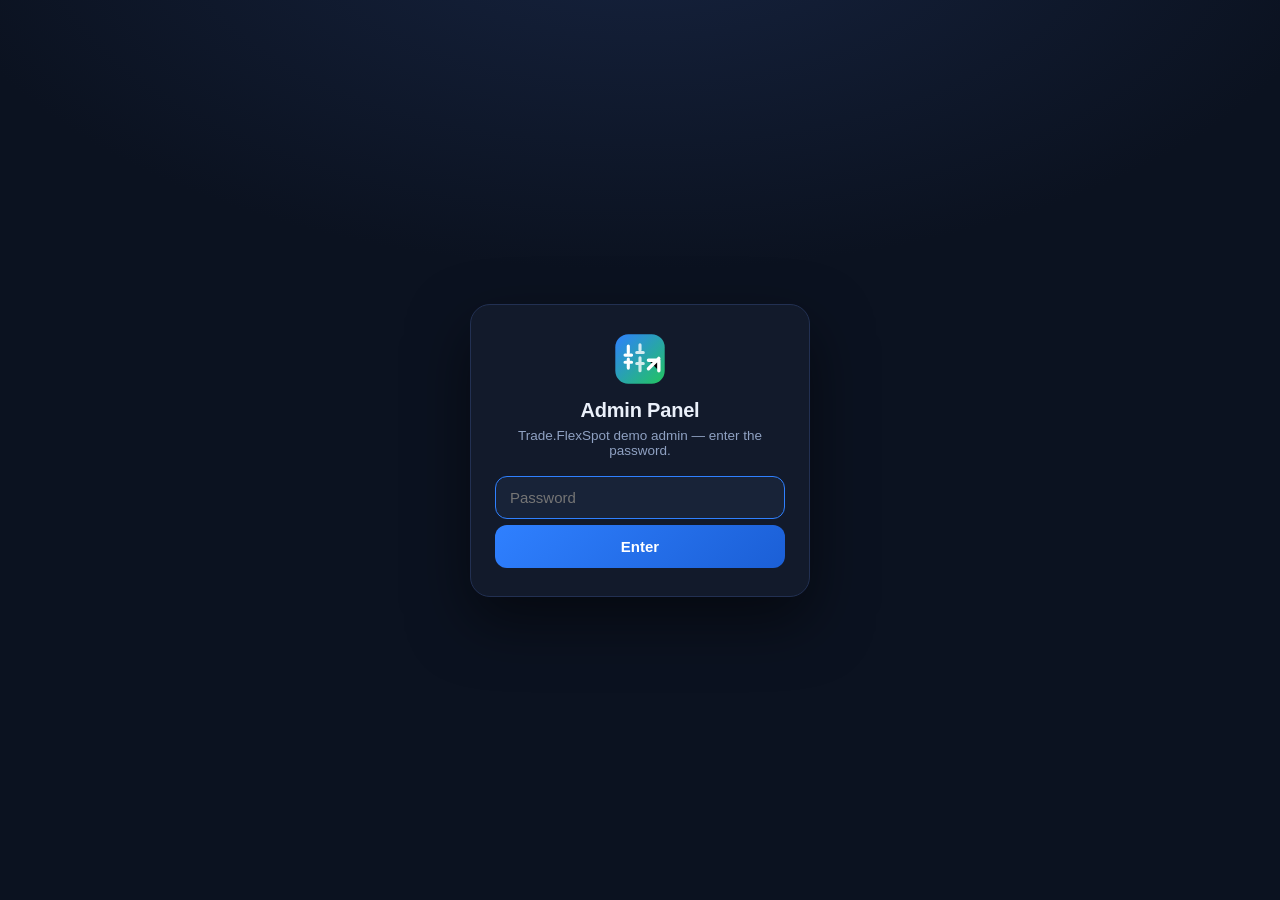
<file: admin.html>
<!DOCTYPE html>
<html lang="en">
<head>
<meta charset="UTF-8">
<meta name="viewport" content="width=device-width, initial-scale=1, viewport-fit=cover">
<meta name="robots" content="noindex, nofollow">
<meta name="description" content="Trade.FlexSpot demo admin console (unlisted). Announcements, traders, courses, and contest overrides.">
<title>Admin · Trade.FlexSpot (demo)</title>
<style>
*{ box-sizing:border-box; -webkit-tap-highlight-color:transparent; }
:root{
  --bg:#0B1220; --surface:#121A2B; --surface2:#182338; --border:#223052;
  --text:#EAF0FA; --muted:#8FA1C2; --faint:#5B6B8C;
  --brand:#2F80FF; --green:#22C55E; --red:#F23645; --gold:#F5A623;
  --r:14px;
}
html,body{ margin:0; padding:0; }
body{
  font-family:-apple-system, BlinkMacSystemFont, "SF Pro Display", "SF Pro Text", "Helvetica Neue", Helvetica, Arial, sans-serif;
  background:var(--bg); color:var(--text); min-height:100vh; padding:0 0 60px;
  -webkit-font-smoothing:antialiased;
}
/* ---------- password lock ---------- */
.adm-lock{ position:fixed; inset:0; z-index:100; display:flex; align-items:center; justify-content:center;
  background:radial-gradient(1200px 600px at 50% -10%, #16233F 0%, var(--bg) 60%); padding:20px; }
.adm-lock[hidden]{ display:none; }
.adm-lock-card{ width:100%; max-width:340px; background:var(--surface); border:1px solid var(--border);
  border-radius:20px; padding:28px 24px; text-align:center; box-shadow:0 24px 60px rgba(0,0,0,.5); }
.adm-lock-card h2{ margin:14px 0 6px; font-size:20px; letter-spacing:-.01em; }
.adm-lock-sub{ color:var(--muted); font-size:13.5px; margin:0 0 18px; }
.field{ width:100%; background:var(--surface2); border:1px solid var(--border); color:var(--text);
  border-radius:12px; padding:12px 14px; font:inherit; font-size:15px; outline:none; }
.field:focus{ border-color:var(--brand); }
textarea.field{ min-height:88px; resize:vertical; }
select.field{ appearance:none; }
label.fld{ display:block; margin:10px 0; text-align:left; }
label.fld > span{ display:block; font-size:12px; font-weight:700; color:var(--muted); margin-bottom:5px; text-transform:uppercase; letter-spacing:.05em; }
.primary-btn{ display:block; width:100%; background:linear-gradient(135deg,#2F80FF,#1B5FD6); color:#fff; border:0;
  border-radius:12px; padding:13px; font:inherit; font-size:15px; font-weight:800; cursor:pointer; margin-top:6px; }
.primary-btn:active{ transform:scale(.98); }
.adm-lock-err{ color:var(--red); font-size:13px; margin:10px 0 0; }
.logo-mark{ width:52px; height:52px; margin:0 auto; }
/* ---------- shell ---------- */
.adm-wrap{ max-width:720px; margin:0 auto; padding:18px 14px 0; }
.adm-head{ display:flex; align-items:center; gap:12px; margin:6px 2px 14px; }
.adm-head h1{ font-size:21px; margin:0; letter-spacing:-.01em; }
.demo-tag{ font-size:11px; font-weight:800; background:rgba(245,166,35,.16); color:var(--gold);
  border:1px solid rgba(245,166,35,.4); padding:3px 9px; border-radius:99px; letter-spacing:.04em; }
.adm-head .sp{ flex:1; }
.link-btn{ color:var(--brand); font-size:13.5px; font-weight:700; text-decoration:none; }
.adm-note{ background:rgba(47,128,255,.08); border:1px solid rgba(47,128,255,.3); color:#BFD6FF;
  font-size:12.5px; line-height:1.55; border-radius:var(--r); padding:11px 13px; margin:0 2px 14px; }
.stat-grid{ display:grid; grid-template-columns:repeat(3,1fr); gap:10px; margin-bottom:14px; }
.stat{ background:var(--surface); border:1px solid var(--border); border-radius:var(--r); padding:12px 10px; text-align:center; }
.stat b{ display:block; font-size:19px; letter-spacing:-.01em; font-variant-numeric:tabular-nums; }
.stat span{ font-size:11px; color:var(--muted); font-weight:600; }
.card{ background:var(--surface); border:1px solid var(--border); border-radius:18px; margin-bottom:12px; overflow:hidden; }
.card > summary{ list-style:none; cursor:pointer; padding:15px 16px; display:flex; align-items:center; gap:10px; font-weight:800; font-size:15.5px; }
.card > summary::-webkit-details-marker{ display:none; }
.card > summary .chev{ margin-left:auto; color:var(--faint); transition:transform .2s; }
.card[open] > summary .chev{ transform:rotate(90deg); }
.card .body{ padding:2px 16px 16px; border-top:1px solid var(--border); }
.row{ display:flex; align-items:center; gap:10px; padding:11px 0; border-bottom:1px solid var(--border); }
.row:last-child{ border-bottom:0; }
.row .tx{ flex:1; min-width:0; }
.row .tx b{ display:block; font-size:14px; }
.row .tx span{ font-size:12px; color:var(--muted); display:block; margin-top:1px; }
.btn{ border:0; border-radius:10px; padding:8px 13px; font:inherit; font-size:13px; font-weight:700; cursor:pointer; flex-shrink:0; }
.btn-blue{ background:rgba(47,128,255,.16); color:#7FB2FF; border:1px solid rgba(47,128,255,.4); }
.btn-red{ background:rgba(242,54,69,.12); color:#FF8A94; border:1px solid rgba(242,54,69,.4); }
.btn-green{ background:rgba(34,197,94,.14); color:#5FE08F; border:1px solid rgba(34,197,94,.4); }
.btn-ghost{ background:transparent; color:var(--muted); border:1px solid var(--border); }
.form-grid{ display:grid; grid-template-columns:1fr 1fr; gap:0 10px; }
.hidden-tag{ font-size:10.5px; font-weight:800; color:var(--gold); border:1px solid var(--gold); border-radius:99px; padding:2px 8px; }
.kv{ display:flex; justify-content:space-between; gap:10px; padding:8px 0; border-bottom:1px solid var(--border); font-size:13.5px; }
.kv:last-child{ border-bottom:0; }
.kv span{ color:var(--muted); } .kv b{ font-variant-numeric:tabular-nums; text-align:right; }
.toast{ position:fixed; left:50%; bottom:26px; transform:translateX(-50%) translateY(8px); background:#101828; color:#fff;
  border:1px solid rgba(255,255,255,.14); border-radius:99px; padding:11px 20px; font-size:13.5px; font-weight:700;
  opacity:0; pointer-events:none; transition:all .25s; z-index:200; max-width:92vw; text-align:center; }
.toast.show{ opacity:1; transform:translateX(-50%) translateY(0); }
.mini{ font-size:12px; color:var(--faint); line-height:1.55; margin:8px 0 0; }
.pill-live{ font-size:11px; font-weight:800; color:var(--green); }
</style>
</head>
<body>

<!-- password gate : same demo password as the app (223219) -->
<div class="adm-lock" id="admLock" hidden>
  <div class="adm-lock-card">
    <div class="logo-mark"><svg viewBox="0 0 40 40" aria-hidden="true"><defs><linearGradient id="alg" x1="0" y1="0" x2="1" y2="1"><stop offset="0" stop-color="#2F80FF"/><stop offset="1" stop-color="#22C55E"/></linearGradient></defs><rect x="1" y="1" width="38" height="38" rx="10" fill="url(#alg)"/><path d="M11 27v-7M11 15v-5M8.5 22.5h5M8.5 17h5" stroke="#fff" stroke-width="2.4" stroke-linecap="round"/><path d="M20 29V19M20 13V9M17.5 23.5h5M17.5 15h5" stroke="#fff" stroke-width="2.4" stroke-linecap="round" opacity=".8"/><path d="M26.5 27.5l8-8M26.5 21h8v8" stroke="#fff" stroke-width="2.6" stroke-linecap="round" stroke-linejoin="round"/></svg></div>
    <h2>Admin Panel</h2>
    <p class="adm-lock-sub">Trade.FlexSpot demo admin — enter the password.</p>
    <input type="password" id="admPass" class="field" placeholder="Password" autocomplete="off" inputmode="numeric">
    <button class="primary-btn" id="admPassGo">Enter</button>
    <p class="adm-lock-err" id="admPassErr" hidden>Wrong password — try again.</p>
  </div>
</div>

<div class="adm-wrap" id="admApp" hidden>
  <div class="adm-head">
    <h1>Admin</h1><span class="demo-tag">DEMO</span><span class="sp"></span>
    <a class="link-btn" href="index.html">Open app →</a>
  </div>
  <p class="adm-note">📱 Changes you make here apply <b>on this device only</b> (they're stored in this browser's demo storage and the app reads them instantly). Real multi-user sync for all users needs the server backend — that's the recommended next step.</p>

  <div class="stat-grid" id="statGrid"></div>

  <details class="card" open>
    <summary>📢 Announcements <span class="chev">›</span></summary>
    <div class="body">
      <div id="annList"></div>
      <label class="fld"><span>Tag</span><input class="field" id="annTag" placeholder="Contest / Analysis / Update"></label>
      <label class="fld"><span>Message</span><textarea class="field" id="annBody" placeholder="Write the announcement…"></textarea></label>
      <button class="primary-btn" id="annAdd">Publish announcement</button>
      <p class="mini">Published posts appear pinned at the top of the app's Community screen.</p>
    </div>
  </details>

  <details class="card">
    <summary>👥 Traders <span class="chev">›</span></summary>
    <div class="body">
      <div id="traderList"></div>
      <div id="traderForm" hidden>
        <input type="hidden" id="trId">
        <div class="form-grid">
          <label class="fld"><span>Name</span><input class="field" id="trName"></label>
          <label class="fld"><span>Handle</span><input class="field" id="trHandle"></label>
        </div>
        <label class="fld"><span>Bio</span><input class="field" id="trBio"></label>
        <div class="form-grid">
          <label class="fld"><span>Return %</span><input class="field" id="trRet" inputmode="decimal"></label>
          <label class="fld"><span>Followers</span><input class="field" id="trFollowers" inputmode="numeric"></label>
          <label class="fld"><span>Win rate %</span><input class="field" id="trWin" inputmode="numeric"></label>
          <label class="fld"><span>Total P/L $</span><input class="field" id="trPl" inputmode="decimal"></label>
        </div>
        <label class="fld"><span>Live now?</span>
          <select class="field" id="trLive"><option value="0">No</option><option value="1">Yes — live</option></select>
        </label>
        <button class="primary-btn" id="trSave">Save trader</button>
        <button class="btn btn-ghost" id="trCancel" style="width:100%;margin-top:8px">Cancel</button>
      </div>
      <button class="btn btn-blue" id="trAddNew" style="margin-top:10px">+ Add new trader</button>
      <p class="mini">Edits apply to the app's Traders, Community, Leaderboard and Home lists on this device.</p>
    </div>
  </details>

  <details class="card">
    <summary>🎓 Classes <span class="chev">›</span></summary>
    <div class="body">
      <div id="courseList"></div>
      <div id="courseForm" hidden>
        <input type="hidden" id="cId">
        <label class="fld"><span>Title</span><input class="field" id="cTitle"></label>
        <label class="fld"><span>Subtitle</span><input class="field" id="cSub" placeholder="6 lessons · English"></label>
        <div class="form-grid">
          <label class="fld"><span>Price $ (0 = free)</span><input class="field" id="cPrice" inputmode="decimal"></label>
          <label class="fld"><span>Emoji icon</span><input class="field" id="cEmoji" placeholder="📈"></label>
        </div>
        <label class="fld"><span>Description</span><textarea class="field" id="cDesc"></textarea></label>
        <button class="primary-btn" id="cSave">Save course</button>
        <button class="btn btn-ghost" id="cCancel" style="width:100%;margin-top:8px">Cancel</button>
      </div>
      <button class="btn btn-blue" id="cAddNew" style="margin-top:10px">+ Add new course</button>
    </div>
  </details>

  <details class="card">
    <summary>📅 Scheduled lives <span class="chev">›</span></summary>
    <div class="body">
      <div id="schedList"></div>
      <label class="fld"><span>Title</span><input class="field" id="scTitle" placeholder="London open scalps"></label>
      <div class="form-grid">
        <label class="fld"><span>Host</span><input class="field" id="scHost" placeholder="Ali Khan"></label>
        <label class="fld"><span>Date &amp; time</span><input class="field" id="scAt" type="datetime-local"></label>
      </div>
      <button class="primary-btn" id="scAdd">Schedule live</button>
    </div>
  </details>

  <details class="card">
    <summary>🏆 Weekly contest <span class="chev">›</span></summary>
    <div class="body">
      <label class="fld"><span>Contest subtitle / prize line</span>
        <input class="field" id="contestPrize" placeholder="Demo P/L this week · prizes announced soon">
      </label>
      <button class="primary-btn" id="contestSave">Save</button>
      <p class="mini">Shown under "Weekly Demo Contest" on the app's Leaderboard.</p>
    </div>
  </details>

  <details class="card">
    <summary>🔗 Referrals <span class="chev">›</span></summary>
    <div class="body" id="refBody"></div>
  </details>

  <details class="card">
    <summary>📱 Demo user (this device) <span class="chev">›</span></summary>
    <div class="body" id="userBody"></div>
  </details>

  <details class="card">
    <summary>🗑 Danger zone <span class="chev">›</span></summary>
    <div class="body">
      <p class="mini" style="margin-top:0">Clears ALL demo data on this device (trades, overrides, enrollments, everything) and reloads.</p>
      <button class="btn btn-red" id="resetAll" style="width:100%;padding:12px">Reset all demo data</button>
    </div>
  </details>
</div>

<div class="toast" id="toast"></div>

<script>
"use strict";
/* ============ gate : same demo password as the app ============ */
document.addEventListener("DOMContentLoaded",function(){
  var PASS="223219", KEY="tc_demo_pass_v1";
  function open(){ document.getElementById("admLock").hidden=true; document.getElementById("admApp").hidden=false; init(); }
  try{ if(sessionStorage.getItem(KEY)===PASS){ open(); return; } }catch(e){}
  document.getElementById("admLock").hidden=false;
  function go(){
    var v=(document.getElementById("admPass").value||"").trim();
    if(v===PASS){ try{sessionStorage.setItem(KEY,PASS);}catch(e){} open(); }
    else{ document.getElementById("admPassErr").hidden=false; document.getElementById("admPass").value=""; document.getElementById("admPass").focus(); }
  }
  document.getElementById("admPassGo").addEventListener("click",go);
  document.getElementById("admPass").addEventListener("keydown",function(e){ if(e.key==="Enter") go(); });
  setTimeout(function(){ var i=document.getElementById("admPass"); if(i) i.focus(); },300);
});

/* ============ helpers ============ */
function lsGet(k,fb){ try{ var v=JSON.parse(localStorage.getItem(k)); return (v===null||v===undefined)?fb:v; }catch(e){ return fb; } }
function lsSet(k,v){ try{ localStorage.setItem(k,JSON.stringify(v)); return true; }catch(e){ return false; } }
function esc(s){ return String(s==null?"":s).replace(/[&<>"']/g,function(c){return {"&":"&amp;","<":"&lt;",">":"&gt;",'"':"&quot;","'":"&#39;"}[c];}); }
var toastT=null;
function toast(m){ var t=document.getElementById("toast"); t.textContent=m; t.classList.add("show");
  clearTimeout(toastT); toastT=setTimeout(function(){ t.classList.remove("show"); },2200); }

/* default traders mirror app.js TRADERS (compact) */
var DEF_TRADERS=[
  {id:"daud",name:"Ali Khan",handle:"@alikhantfx",bio:"XAUUSD scalper · London session · 8 yrs trading",ret:284.5,followers:48200,win:67,pl:4210,live:true},
  {id:"sara",name:"Sara Malik",handle:"@saramalik",bio:"FX swing trader · fundamentals + technicals",ret:187.2,followers:21700,win:61,pl:2980,live:false},
  {id:"arjun",name:"CryptoNadeem",handle:"@cryptonadeem",bio:"Crypto + indices · risk-first, always",ret:142.1,followers:15300,win:58,pl:2140,live:false},
  {id:"lena",name:"Nadia Trades",handle:"@nadiatrades",bio:"Gold & silver specialist · patient entries",ret:118.6,followers:9800,win:64,pl:1875,live:false},
  {id:"hassan",name:"FX_Hassan",handle:"@fx_hassan",bio:"Intraday FX · London & New York",ret:96.4,followers:9300,win:59,pl:1620,live:false},
  {id:"zeeshan",name:"Zeeshan",handle:"@zeeshanfx",bio:"Scalper · gold & indices",ret:84.2,followers:4100,win:57,pl:1180,live:false},
  {id:"baba",name:"ForexBaba",handle:"@forexbaba",bio:"Swing trader · majors & crosses",ret:72.1,followers:6900,win:55,pl:940,live:false},
  {id:"malik",name:"Malik FX",handle:"@malikfx",bio:"Crypto scalps · BTC & ETH",ret:64.3,followers:3800,win:54,pl:720,live:false}
];
var DEF_COURSES=[
  {id:"c1",title:"Price Action Mastery",sub:"6 lessons · English",price:0,emoji:"📈",desc:"Read raw price like a pro: market structure, liquidity grabs and entries without a single indicator."},
  {id:"c2",title:"Gold Scalping — Private Room",sub:"6 lessons · private",price:5,emoji:"🥇",desc:"My private scalping room: exact gold entries, live session recordings, and every strategy PDF I trade from."},
  {id:"c3",title:"Risk & Psychology",sub:"5 lessons · English",price:0,emoji:"🧠",desc:"Position sizing, drawdown rules and the mindset that keeps traders alive long enough to win."}
];
var GRADS=[["#2F80FF","#1B5FD6"],["#B678F0","#5E2B8A"],["#5B8DEF","#2B4A8A"],["#22C55E","#166534"],["#F0A05B","#8A4A1B"],["#5BC8F0","#1B5F8A"],["#B6F05B","#4A8A1B"],["#F05B8A","#8A1B4A"]];

/* effective trader list = defaults + adds, with edits applied, minus hidden */
function effTraders(){
  var list=DEF_TRADERS.map(function(t){ return Object.assign({},t); });
  var edit=lsGet("tc_traders_edit_v1",[]), add=lsGet("tc_traders_add_v1",[]), hide=lsGet("tc_traders_hide_v1",[]);
  if(Array.isArray(edit)) edit.forEach(function(o){ var t=list.find(function(x){return x.id===o.id;}); if(t) Object.assign(t,o); });
  if(Array.isArray(add)) add.forEach(function(o){ if(o&&o.id&&!list.find(function(x){return x.id===o.id;})) list.push(Object.assign({},o)); });
  if(Array.isArray(hide)) list=list.filter(function(t){ return hide.indexOf(t.id)<0; });
  return {list:list, hidden:hide};
}
function effCourses(){
  var list=DEF_COURSES.map(function(t){ return Object.assign({},t); });
  var edit=lsGet("tc_courses_edit_v1",[]), add=lsGet("tc_courses_add_v1",[]), hide=lsGet("tc_courses_hide_v1",[]);
  if(Array.isArray(edit)) edit.forEach(function(o){ var c=list.find(function(x){return x.id===o.id;}); if(c) Object.assign(c,o); });
  if(Array.isArray(add)) add.forEach(function(o){ if(o&&o.id&&!list.find(function(x){return x.id===o.id;})) list.push(Object.assign({},o)); });
  if(Array.isArray(hide)) list=list.filter(function(c){ return hide.indexOf(c.id)<0; });
  return {list:list, hidden:hide};
}
function getAnns(){
  var a=lsGet("tc_announce_v1",null);
  if(Array.isArray(a)&&a.length) return {list:a, custom:true};
  return {list:[
    {id:"ann1",tag:"Contest",time:"2h",body:"Welcome to the Trading Community demo! Our first Weekly Demo Contest is now live — climb the leaderboard with your demo P/L. Prizes will be announced soon. Everything here is simulated — good luck, traders!"},
    {id:"ann2",tag:"Analysis",time:"5h",body:"NFP Friday: expecting a hot print on the headline number, but watch wage growth — a soft print there could spark a fast reversal in gold. My plan: wait for the spike, fade the exhaustion. Full breakdown in the live session. Not financial advice — demo community."}
  ], custom:false};
}
function fmt$(n){ return (n<0?"−$":"$")+Math.abs(n).toLocaleString("en-US",{minimumFractionDigits:2,maximumFractionDigits:2}); }

/* ============ dashboard ============ */
function init(){
  renderStats(); renderAnns(); renderTraders(); renderCourses(); renderSched(); renderContestCfg(); renderRefs(); renderUser();

  /* announcements */
  document.getElementById("annAdd").addEventListener("click",function(){
    var tag=document.getElementById("annTag").value.trim()||"Update";
    var body=document.getElementById("annBody").value.trim();
    if(!body){ toast("Write the message first"); return; }
    var cur=getAnns();
    var list=cur.custom?cur.list.slice():[];
    list.unshift({id:"a"+Date.now(),tag:tag,time:"now",body:body});
    lsSet("tc_announce_v1",list);
    document.getElementById("annTag").value=""; document.getElementById("annBody").value="";
    renderAnns(); renderStats(); toast("Announcement published — live in the app");
  });

  /* traders */
  document.getElementById("trAddNew").addEventListener("click",function(){ openTraderForm(null); });
  document.getElementById("trCancel").addEventListener("click",function(){ document.getElementById("traderForm").hidden=true; });
  document.getElementById("trSave").addEventListener("click",saveTrader);

  /* courses */
  document.getElementById("cAddNew").addEventListener("click",function(){ openCourseForm(null); });
  document.getElementById("cCancel").addEventListener("click",function(){ document.getElementById("courseForm").hidden=true; });
  document.getElementById("cSave").addEventListener("click",saveCourse);

  /* scheduled lives */
  document.getElementById("scAdd").addEventListener("click",function(){
    var title=document.getElementById("scTitle").value.trim(), host=document.getElementById("scHost").value.trim()||"You",
        at=document.getElementById("scAt").value;
    if(!title||!at){ toast("Title and date/time required"); return; }
    var a=lsGet("tc_scheduled_v1",[])||[];
    a.push({id:"sc"+Date.now(),title:title,host:host,at:new Date(at).toISOString(),ini:host.split(/\s+/).map(function(w){return w[0];}).join("").slice(0,2).toUpperCase(),g:["#2F80FF","#1B5FD6"]});
    lsSet("tc_scheduled_v1",a);
    document.getElementById("scTitle").value=""; document.getElementById("scHost").value=""; document.getElementById("scAt").value="";
    renderSched(); toast("Live scheduled — shows in the app");
  });

  /* contest */
  document.getElementById("contestSave").addEventListener("click",function(){
    var p=document.getElementById("contestPrize").value.trim();
    lsSet("tc_contest_v1",{prize:p||"Demo P/L this week · prizes announced soon"});
    toast("Contest line saved");
  });

  /* reset */
  document.getElementById("resetAll").addEventListener("click",function(){
    if(!confirm("Reset ALL demo data on this device?")) return;
    try{ var ks=[]; for(var i=0;i<localStorage.length;i++) ks.push(localStorage.key(i));
      ks.forEach(function(k){ if(k&&k.indexOf("tc_")===0) localStorage.removeItem(k); });
    }catch(e){}
    toast("All demo data cleared"); setTimeout(function(){ location.reload(); },800);
  });
}

function renderStats(){
  var tr=lsGet("tc_trades_v1",null), anns=getAnns(), trs=effTraders(), crs=effCourses(),
      enr=lsGet("tc_enroll_v1",{}), ref=lsGet("tc_ref_v1",{});
  var bal=tr&&typeof tr.balance==="number"?tr.balance:10000;
  var open=tr&&tr.open?tr.open.length:0;
  var inv=ref&&ref.invited?ref.invited.length:0;
  var cells=[
    [fmt$(bal),"Demo balance"],[open,"Open trades"],[anns.list.length,"Announcements"],
    [trs.list.length,"Traders"],[Object.keys(enr||{}).length,"Enrollments"],[inv,"Referrals"]
  ];
  document.getElementById("statGrid").innerHTML=cells.map(function(c){
    return '<div class="stat"><b>'+esc(c[0])+'</b><span>'+c[1]+'</span></div>';
  }).join("");
}

function renderAnns(){
  var cur=getAnns();
  var el=document.getElementById("annList");
  el.innerHTML=(cur.custom?"":'<p class="mini" style="margin-top:0">Showing defaults — publish one to take over this feed.</p>')+
    cur.list.map(function(p){
      return '<div class="row"><div class="tx"><b>'+esc(p.tag)+' <span style="color:var(--faint)">· '+esc(p.time)+'</span></b>'+
      '<span>'+esc(p.body).slice(0,90)+(p.body.length>90?"…":"")+'</span></div>'+
      '<button class="btn btn-red" data-anndel="'+p.id+'">Delete</button></div>';
    }).join("")+
    (cur.custom?'<button class="btn btn-ghost" id="annReset" style="margin-top:8px">Restore defaults</button>':"");
  el.querySelectorAll("[data-anndel]").forEach(function(b){ b.addEventListener("click",function(){
    var list=cur.list.filter(function(p){ return p.id!==b.getAttribute("data-anndel"); });
    lsSet("tc_announce_v1",list); renderAnns(); renderStats(); toast("Deleted");
  });});
  var r=document.getElementById("annReset");
  if(r) r.addEventListener("click",function(){ localStorage.removeItem("tc_announce_v1"); renderAnns(); renderStats(); toast("Defaults restored"); });
}

function renderTraders(){
  var eff=effTraders(), el=document.getElementById("traderList");
  el.innerHTML=eff.list.map(function(t){
    var hid=eff.hidden.indexOf(t.id)>=0;
    return '<div class="row"><div class="tx"><b>'+esc(t.name)+' <span style="color:var(--faint)">'+esc(t.handle)+'</span>'+
      (t.live?' <span class="pill-live">● LIVE</span>':"")+(hid?' <span class="hidden-tag">HIDDEN</span>':"")+'</b>'+
      '<span>+'+t.ret+'% · '+(t.followers>=1000?(t.followers/1000).toFixed(1)+"k":t.followers)+' followers</span></div>'+
      '<button class="btn btn-blue" data-tredit="'+t.id+'">Edit</button>'+
      (hid?'<button class="btn btn-green" data-trshow="'+t.id+'">Show</button>'
          :'<button class="btn btn-ghost" data-trhide="'+t.id+'">Hide</button>')+'</div>';
  }).join("");
  el.querySelectorAll("[data-tredit]").forEach(function(b){ b.addEventListener("click",function(){ openTraderForm(b.getAttribute("data-tredit")); }); });
  el.querySelectorAll("[data-trhide]").forEach(function(b){ b.addEventListener("click",function(){
    var h=lsGet("tc_traders_hide_v1",[]); h.push(b.getAttribute("data-trhide")); lsSet("tc_traders_hide_v1",h);
    renderTraders(); renderStats(); toast("Trader hidden from the app");
  });});
  el.querySelectorAll("[data-trshow]").forEach(function(b){ b.addEventListener("click",function(){
    var id=b.getAttribute("data-trshow"), h=lsGet("tc_traders_hide_v1",[]).filter(function(x){return x!==id;});
    lsSet("tc_traders_hide_v1",h); renderTraders(); renderStats(); toast("Trader visible again");
  });});
}
function openTraderForm(id){
  var t=id?effTraders().list.find(function(x){return x.id===id;}):null;
  document.getElementById("trId").value=id||"";
  document.getElementById("trName").value=t?t.name:"";
  document.getElementById("trHandle").value=t?t.handle:"@";
  document.getElementById("trBio").value=t?t.bio:"";
  document.getElementById("trRet").value=t?t.ret:"";
  document.getElementById("trFollowers").value=t?t.followers:"";
  document.getElementById("trWin").value=t?t.win:"";
  document.getElementById("trPl").value=t?t.pl:"";
  document.getElementById("trLive").value=t&&t.live?"1":"0";
  document.getElementById("traderForm").hidden=false;
  document.getElementById("traderForm").scrollIntoView({behavior:"smooth",block:"nearest"});
}
function saveTrader(){
  var id=document.getElementById("trId").value;
  var o={ name:document.getElementById("trName").value.trim(),
    handle:document.getElementById("trHandle").value.trim(),
    bio:document.getElementById("trBio").value.trim(),
    ret:parseFloat(document.getElementById("trRet").value)||0,
    followers:parseInt(document.getElementById("trFollowers").value,10)||0,
    win:parseInt(document.getElementById("trWin").value,10)||50,
    pl:parseFloat(document.getElementById("trPl").value)||0,
    live:document.getElementById("trLive").value==="1" };
  if(!o.name){ toast("Name required"); return; }
  if(id){
    o.id=id;
    var e=lsGet("tc_traders_edit_v1",[]).filter(function(x){return x.id!==id;});
    e.push(o); lsSet("tc_traders_edit_v1",e);
    toast("Trader updated in the app");
  }else{
    o.id="tr"+Date.now();
    o.ini=o.name.split(/\s+/).map(function(w){return w[0];}).join("").slice(0,2).toUpperCase();
    o.g=GRADS[Math.floor(Math.random()*GRADS.length)]; o.pic=""; o.following=false; o.followingN=0;
    o.trades=[];
    var a=lsGet("tc_traders_add_v1",[]); a.push(o); lsSet("tc_traders_add_v1",a);
    toast("Trader added to the app");
  }
  document.getElementById("traderForm").hidden=true; renderTraders(); renderStats();
}

function renderCourses(){
  var eff=effCourses(), el=document.getElementById("courseList");
  el.innerHTML=eff.list.map(function(c){
    var hid=eff.hidden.indexOf(c.id)>=0;
    return '<div class="row"><div class="tx"><b>'+esc(c.emoji||"🎓")+" "+esc(c.title)+
      (hid?' <span class="hidden-tag">HIDDEN</span>':"")+'</b>'+
      '<span>'+esc(c.sub||"")+(c.price?" · $"+c.price:" · free")+'</span></div>'+
      '<button class="btn btn-blue" data-cedit="'+c.id+'">Edit</button>'+
      (hid?'<button class="btn btn-green" data-cshow="'+c.id+'">Show</button>'
          :'<button class="btn btn-ghost" data-chide="'+c.id+'">Hide</button>')+'</div>';
  }).join("");
  el.querySelectorAll("[data-cedit]").forEach(function(b){ b.addEventListener("click",function(){ openCourseForm(b.getAttribute("data-cedit")); }); });
  el.querySelectorAll("[data-chide]").forEach(function(b){ b.addEventListener("click",function(){
    var h=lsGet("tc_courses_hide_v1",[]); h.push(b.getAttribute("data-chide")); lsSet("tc_courses_hide_v1",h);
    renderCourses(); renderStats(); toast("Course hidden from the app");
  });});
  el.querySelectorAll("[data-cshow]").forEach(function(b){ b.addEventListener("click",function(){
    var id=b.getAttribute("data-cshow"), h=lsGet("tc_courses_hide_v1",[]).filter(function(x){return x!==id;});
    lsSet("tc_courses_hide_v1",h); renderCourses(); renderStats(); toast("Course visible again");
  });});
}
function openCourseForm(id){
  var c=id?effCourses().list.find(function(x){return x.id===id;}):null;
  document.getElementById("cId").value=id||"";
  document.getElementById("cTitle").value=c?c.title:"";
  document.getElementById("cSub").value=c?c.sub:"";
  document.getElementById("cPrice").value=c?c.price:"";
  document.getElementById("cEmoji").value=c?c.emoji:"";
  document.getElementById("cDesc").value=c?c.desc:"";
  document.getElementById("courseForm").hidden=false;
  document.getElementById("courseForm").scrollIntoView({behavior:"smooth",block:"nearest"});
}
function saveCourse(){
  var id=document.getElementById("cId").value;
  var o={ title:document.getElementById("cTitle").value.trim(),
    sub:document.getElementById("cSub").value.trim(),
    price:parseFloat(document.getElementById("cPrice").value)||0,
    emoji:document.getElementById("cEmoji").value.trim()||"🎓",
    desc:document.getElementById("cDesc").value.trim() };
  if(!o.title){ toast("Title required"); return; }
  if(id){
    o.id=id;
    var e=lsGet("tc_courses_edit_v1",[]).filter(function(x){return x.id!==id;});
    e.push(o); lsSet("tc_courses_edit_v1",e);
    toast("Course updated in the app");
  }else{
    o.id="c"+Date.now(); o.lessons=[]; o.materials=[]; o.strategies=[]; o.trades=[]; o.edu="daud";
    o.g=GRADS[Math.floor(Math.random()*GRADS.length)];
    var a=lsGet("tc_courses_add_v1",[]); a.push(o); lsSet("tc_courses_add_v1",a);
    toast("Course added to the app");
  }
  document.getElementById("courseForm").hidden=true; renderCourses(); renderStats();
}

function renderSched(){
  var a=lsGet("tc_scheduled_v1",[])||[], el=document.getElementById("schedList");
  if(!a.length){ el.innerHTML='<p class="mini">No upcoming lives scheduled.</p>'; return; }
  el.innerHTML=a.slice().sort(function(x,y){ return new Date(x.at)-new Date(y.at); }).map(function(e){
    var d=new Date(e.at);
    return '<div class="row"><div class="tx"><b>'+esc(e.title)+'</b>'+
      '<span>'+esc(e.host)+' · '+d.toLocaleString()+'</span></div>'+
      '<button class="btn btn-red" data-scdel="'+e.id+'">✕</button></div>';
  }).join("");
  el.querySelectorAll("[data-scdel]").forEach(function(b){ b.addEventListener("click",function(){
    var id=b.getAttribute("data-scdel");
    lsSet("tc_scheduled_v1",(lsGet("tc_scheduled_v1",[])||[]).filter(function(e){return e.id!==id;}));
    renderSched(); toast("Removed");
  });});
}

function renderContestCfg(){
  var c=lsGet("tc_contest_v1",null);
  document.getElementById("contestPrize").value=(c&&c.prize)||"Demo P/L this week · prizes announced soon";
}

function renderRefs(){
  var r=lsGet("tc_ref_v1",null), el=document.getElementById("refBody");
  var inv=(r&&r.invited)||[];
  el.innerHTML='<div class="kv"><span>Your referral code</span><b>'+esc((r&&r.code)||"—")+'</b></div>'+
    '<div class="kv"><span>Invited (demo)</span><b>'+inv.length+'</b></div>'+
    '<div class="kv"><span>Bonus earned (demo)</span><b>'+fmt$((r&&r.bonus)||0)+'</b></div>'+
    (inv.length?inv.map(function(i){return '<div class="row"><div class="tx"><b>'+esc(i.name||i.code||"invite")+'</b><span>'+esc(i.at||"")+'</span></div></div>';}).join(""):"")+
    '<p class="mini">Referral data is per-device demo data.</p>';
}

function renderUser(){
  var tr=lsGet("tc_trades_v1",null), enr=lsGet("tc_enroll_v1",{}),
      st=lsGet("tc_streak_v1",null), ach=lsGet("tc_achieve_v1",{}),
      bal=tr&&typeof tr.balance==="number"?tr.balance:10000,
      open=tr&&tr.open?tr.open.length:0, hist=tr&&tr.history?tr.history.length:0;
  document.getElementById("userBody").innerHTML=
    '<div class="kv"><span>Demo balance</span><b>'+fmt$(bal)+'</b></div>'+
    '<div class="kv"><span>Open trades</span><b>'+open+'</b></div>'+
    '<div class="kv"><span>Closed trades</span><b>'+hist+'</b></div>'+
    '<div class="kv"><span>Class enrollments</span><b>'+Object.keys(enr||{}).length+'</b></div>'+
    '<div class="kv"><span>Login streak</span><b>'+((st&&st.n)||0)+' days</b></div>'+
    '<div class="kv"><span>Achievements</span><b>'+Object.keys(ach||{}).length+'</b></div>'+
    '<p class="mini">This is the demo profile stored in this browser. There is no server user list yet — that comes with the backend.</p>';
}
</script>
</body>
</html>
</file>
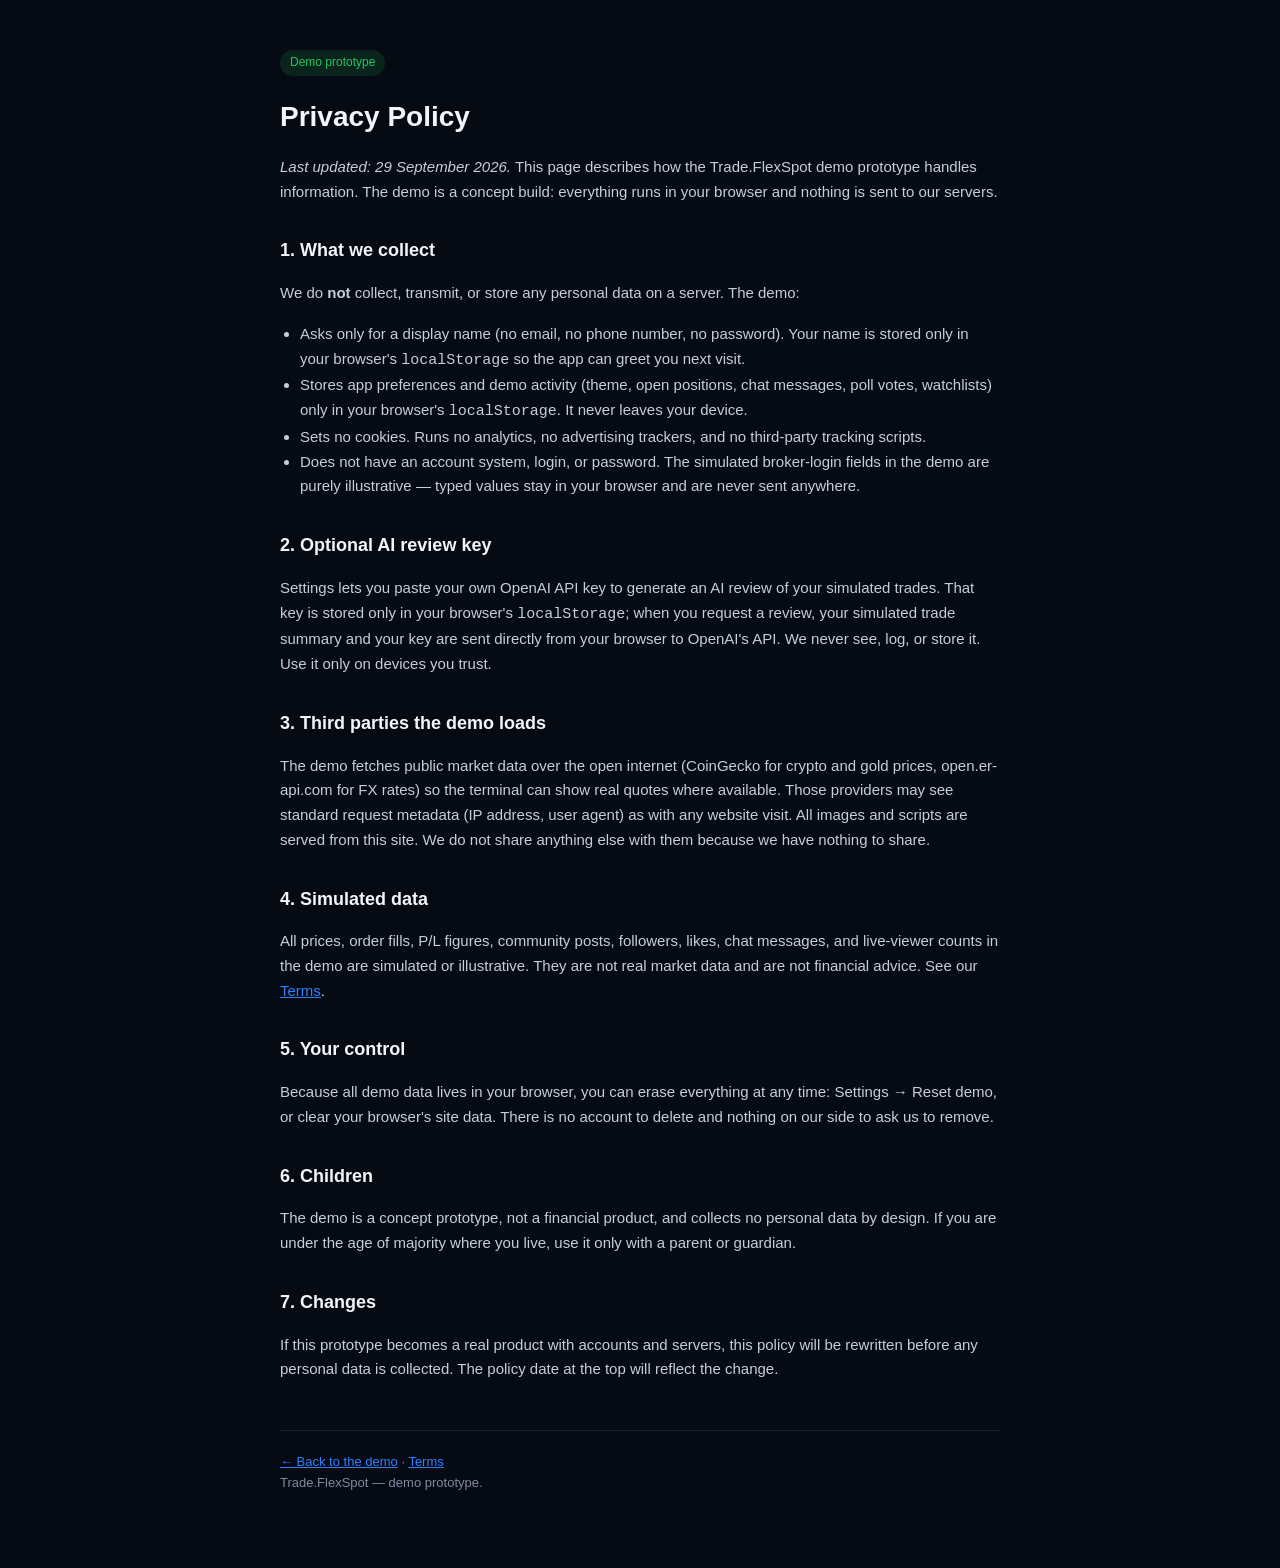
<file: privacy.html>
<!DOCTYPE html>
<html lang="en">
<head>
<meta charset="UTF-8">
<meta name="viewport" content="width=device-width, initial-scale=1">
<meta name="description" content="Privacy Policy for Trade.FlexSpot — a demo trading-community prototype. What data the demo stores (and doesn't).">
<link rel="canonical" href="https://trade.flexspot.lol/privacy.html">
<link rel="icon" type="image/svg+xml" href="assets/favicon.svg">
<meta property="og:title" content="Privacy Policy — Trade.FlexSpot (Demo)">
<meta property="og:type" content="website">
<meta property="og:url" content="https://trade.flexspot.lol/privacy.html">
<meta property="og:description" content="Privacy Policy for Trade.FlexSpot — a demo trading-community prototype. What data the demo stores (and doesn’t).">
<meta property="og:image:alt" content="Trade.FlexSpot — live trading community demo terminal">
<meta name="twitter:card" content="summary">
<meta name="twitter:title" content="Privacy Policy — Trade.FlexSpot (Demo)">
<meta name="twitter:description" content="What data the Trade.FlexSpot demo stores (and doesn’t).">
<meta property="og:image" content="https://trade.flexspot.lol/assets/og-card.png">
<title>Privacy Policy — Trade.FlexSpot (Demo)</title>
<style>
  body{font-family:-apple-system,BlinkMacSystemFont,"SF Pro Display","SF Pro Text","Helvetica Neue",Helvetica,Arial,sans-serif;background:#060A13;color:#F2F5FA;margin:0;line-height:1.65}
  main{max-width:720px;margin:0 auto;padding:48px 20px 80px}
  a{color:#2F80FF}
  h1{font-size:28px;margin:0 0 6px}
  .demo-tag{display:inline-block;background:rgba(34,197,94,.13);color:#22C55E;font-size:12px;padding:3px 10px;border-radius:999px;margin-bottom:18px}
  h2{font-size:18px;margin:32px 0 8px}
  p,li{font-size:15px;color:#C6CEDC}
  ul{padding-left:20px}
  footer{margin-top:48px;padding-top:20px;border-top:1px solid rgba(255,255,255,.09);font-size:13px;color:#7E8AA3}
</style>
<script type="application/ld+json">
{"@context":"https://schema.org","@graph":[
{"@type":"WebPage","@id":"https://trade.flexspot.lol/privacy.html#page","url":"https://trade.flexspot.lol/privacy.html","name":"Privacy Policy \u2014 Trade.FlexSpot (Demo)","isPartOf":{"@id":"https://trade.flexspot.lol/#website"},"inLanguage":"en","description":"Privacy Policy for Trade.FlexSpot \u2014 a demo trading-community prototype. What data the demo stores (and doesn\u2019t)."},
{"@type":"BreadcrumbList","itemListElement":[
{"@type":"ListItem","position":1,"name":"Home","item":"https://trade.flexspot.lol/"},
{"@type":"ListItem","position":2,"name":"Privacy Policy \u2014 Trade.FlexSpot (Demo)","item":"https://trade.flexspot.lol/privacy.html"}]}]}
</script>
</head>
<body>
<main>
  <span class="demo-tag">Demo prototype</span>
  <h1>Privacy Policy</h1>
  <p><em>Last updated: 29 September 2026.</em> This page describes how the Trade.FlexSpot demo prototype handles information. The demo is a concept build: everything runs in your browser and nothing is sent to our servers.</p>

  <h2>1. What we collect</h2>
  <p>We do <strong>not</strong> collect, transmit, or store any personal data on a server. The demo:</p>
  <ul>
    <li>Asks only for a display name (no email, no phone number, no password). Your name is stored only in your browser's <code>localStorage</code> so the app can greet you next visit.</li>
    <li>Stores app preferences and demo activity (theme, open positions, chat messages, poll votes, watchlists) only in your browser's <code>localStorage</code>. It never leaves your device.</li>
    <li>Sets no cookies. Runs no analytics, no advertising trackers, and no third-party tracking scripts.</li>
    <li>Does not have an account system, login, or password. The simulated broker-login fields in the demo are purely illustrative — typed values stay in your browser and are never sent anywhere.</li>
  </ul>

  <h2>2. Optional AI review key</h2>
  <p>Settings lets you paste your own OpenAI API key to generate an AI review of your simulated trades. That key is stored only in your browser's <code>localStorage</code>; when you request a review, your simulated trade summary and your key are sent directly from your browser to OpenAI's API. We never see, log, or store it. Use it only on devices you trust.</p>

  <h2>3. Third parties the demo loads</h2>
  <p>The demo fetches public market data over the open internet (CoinGecko for crypto and gold prices, open.er-api.com for FX rates) so the terminal can show real quotes where available. Those providers may see standard request metadata (IP address, user agent) as with any website visit. All images and scripts are served from this site. We do not share anything else with them because we have nothing to share.</p>

  <h2>4. Simulated data</h2>
  <p>All prices, order fills, P/L figures, community posts, followers, likes, chat messages, and live-viewer counts in the demo are simulated or illustrative. They are not real market data and are not financial advice. See our <a href="terms.html">Terms</a>.</p>

  <h2>5. Your control</h2>
  <p>Because all demo data lives in your browser, you can erase everything at any time: Settings → Reset demo, or clear your browser's site data. There is no account to delete and nothing on our side to ask us to remove.</p>

  <h2>6. Children</h2>
  <p>The demo is a concept prototype, not a financial product, and collects no personal data by design. If you are under the age of majority where you live, use it only with a parent or guardian.</p>

  <h2>7. Changes</h2>
  <p>If this prototype becomes a real product with accounts and servers, this policy will be rewritten before any personal data is collected. The policy date at the top will reflect the change.</p>

  <footer>
    <a href="index.html">← Back to the demo</a> · <a href="terms.html">Terms</a><br>
    Trade.FlexSpot — demo prototype.
  </footer>
</main>
</body>
</html>
</file>
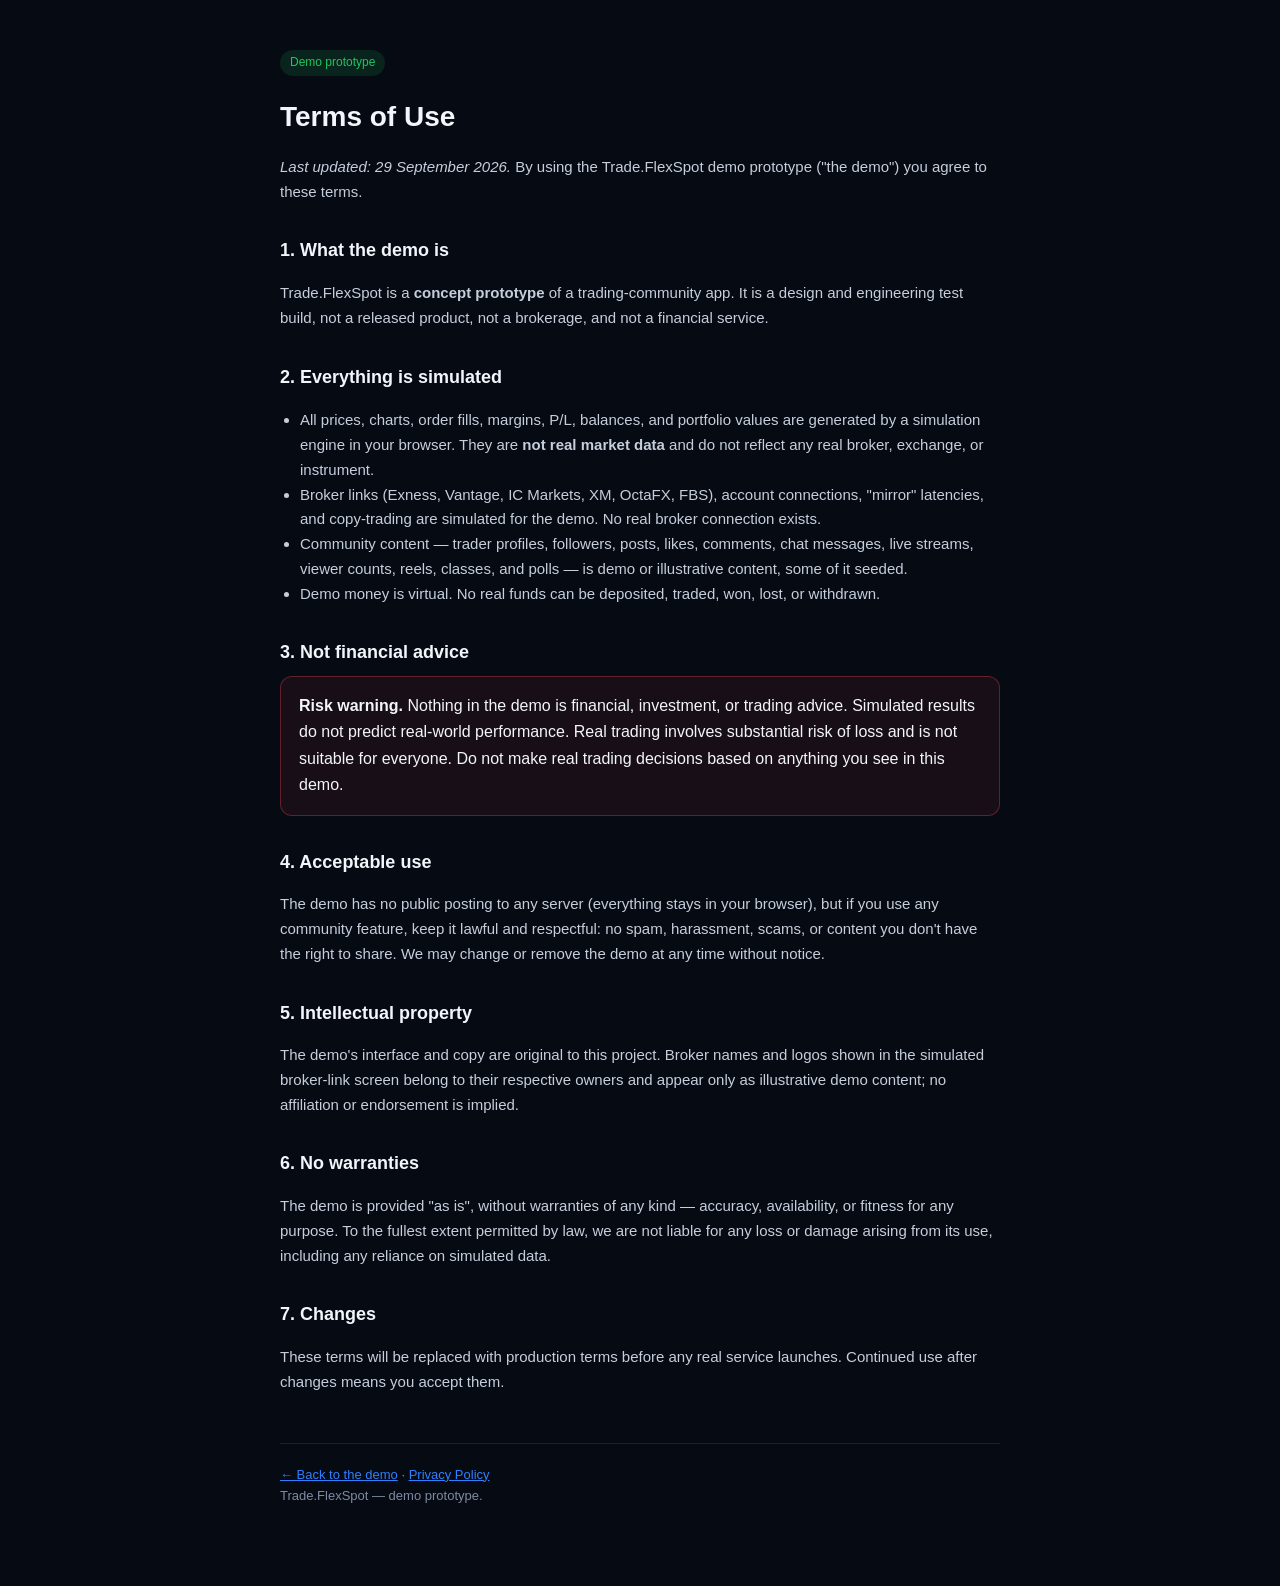
<file: terms.html>
<!DOCTYPE html>
<html lang="en">
<head>
<meta charset="UTF-8">
<meta name="viewport" content="width=device-width, initial-scale=1">
<meta name="description" content="Terms of Use for Trade.FlexSpot — a demo trading-community prototype. Simulated data only; not financial advice.">
<link rel="canonical" href="https://trade.flexspot.lol/terms.html">
<link rel="icon" type="image/svg+xml" href="assets/favicon.svg">
<meta property="og:title" content="Terms of Use — Trade.FlexSpot (Demo)">
<meta property="og:type" content="website">
<meta property="og:url" content="https://trade.flexspot.lol/terms.html">
<meta property="og:description" content="Terms of Use for Trade.FlexSpot — a demo trading-community prototype. Simulated data only; not financial advice.">
<meta property="og:image:alt" content="Trade.FlexSpot — live trading community demo terminal">
<meta name="twitter:card" content="summary">
<meta name="twitter:title" content="Terms of Use — Trade.FlexSpot (Demo)">
<meta name="twitter:description" content="Terms of Use for the Trade.FlexSpot demo. Simulated data only; not financial advice.">
<meta property="og:image" content="https://trade.flexspot.lol/assets/og-card.png">
<title>Terms of Use — Trade.FlexSpot (Demo)</title>
<style>
  body{font-family:-apple-system,BlinkMacSystemFont,"SF Pro Display","SF Pro Text","Helvetica Neue",Helvetica,Arial,sans-serif;background:#060A13;color:#F2F5FA;margin:0;line-height:1.65}
  main{max-width:720px;margin:0 auto;padding:48px 20px 80px}
  a{color:#2F80FF}
  h1{font-size:28px;margin:0 0 6px}
  .demo-tag{display:inline-block;background:rgba(34,197,94,.13);color:#22C55E;font-size:12px;padding:3px 10px;border-radius:999px;margin-bottom:18px}
  h2{font-size:18px;margin:32px 0 8px}
  p,li{font-size:15px;color:#C6CEDC}
  ul{padding-left:20px}
  .risk{background:rgba(240,68,82,.08);border:1px solid rgba(240,68,82,.35);border-radius:12px;padding:16px 18px;color:#F2F5FA}
  footer{margin-top:48px;padding-top:20px;border-top:1px solid rgba(255,255,255,.09);font-size:13px;color:#7E8AA3}
</style>
<script type="application/ld+json">
{"@context":"https://schema.org","@graph":[
{"@type":"WebPage","@id":"https://trade.flexspot.lol/terms.html#page","url":"https://trade.flexspot.lol/terms.html","name":"Terms of Use \u2014 Trade.FlexSpot (Demo)","isPartOf":{"@id":"https://trade.flexspot.lol/#website"},"inLanguage":"en","description":"Terms of Use for Trade.FlexSpot \u2014 a demo trading-community prototype. Simulated data only; not financial advice."},
{"@type":"BreadcrumbList","itemListElement":[
{"@type":"ListItem","position":1,"name":"Home","item":"https://trade.flexspot.lol/"},
{"@type":"ListItem","position":2,"name":"Terms of Use \u2014 Trade.FlexSpot (Demo)","item":"https://trade.flexspot.lol/terms.html"}]}]}
</script>
</head>
<body>
<main>
  <span class="demo-tag">Demo prototype</span>
  <h1>Terms of Use</h1>
  <p><em>Last updated: 29 September 2026.</em> By using the Trade.FlexSpot demo prototype ("the demo") you agree to these terms.</p>

  <h2>1. What the demo is</h2>
  <p>Trade.FlexSpot is a <strong>concept prototype</strong> of a trading-community app. It is a design and engineering test build, not a released product, not a brokerage, and not a financial service.</p>

  <h2>2. Everything is simulated</h2>
  <ul>
    <li>All prices, charts, order fills, margins, P/L, balances, and portfolio values are generated by a simulation engine in your browser. They are <strong>not real market data</strong> and do not reflect any real broker, exchange, or instrument.</li>
    <li>Broker links (Exness, Vantage, IC Markets, XM, OctaFX, FBS), account connections, "mirror" latencies, and copy-trading are simulated for the demo. No real broker connection exists.</li>
    <li>Community content — trader profiles, followers, posts, likes, comments, chat messages, live streams, viewer counts, reels, classes, and polls — is demo or illustrative content, some of it seeded.</li>
    <li>Demo money is virtual. No real funds can be deposited, traded, won, lost, or withdrawn.</li>
  </ul>

  <h2>3. Not financial advice</h2>
  <div class="risk">
    <strong>Risk warning.</strong> Nothing in the demo is financial, investment, or trading advice. Simulated results do not predict real-world performance. Real trading involves substantial risk of loss and is not suitable for everyone. Do not make real trading decisions based on anything you see in this demo.
  </div>

  <h2>4. Acceptable use</h2>
  <p>The demo has no public posting to any server (everything stays in your browser), but if you use any community feature, keep it lawful and respectful: no spam, harassment, scams, or content you don't have the right to share. We may change or remove the demo at any time without notice.</p>

  <h2>5. Intellectual property</h2>
  <p>The demo's interface and copy are original to this project. Broker names and logos shown in the simulated broker-link screen belong to their respective owners and appear only as illustrative demo content; no affiliation or endorsement is implied.</p>

  <h2>6. No warranties</h2>
  <p>The demo is provided "as is", without warranties of any kind — accuracy, availability, or fitness for any purpose. To the fullest extent permitted by law, we are not liable for any loss or damage arising from its use, including any reliance on simulated data.</p>

  <h2>7. Changes</h2>
  <p>These terms will be replaced with production terms before any real service launches. Continued use after changes means you accept them.</p>

  <footer>
    <a href="index.html">← Back to the demo</a> · <a href="privacy.html">Privacy Policy</a><br>
    Trade.FlexSpot — demo prototype.
  </footer>
</main>
</body>
</html>
</file>
<file: styles.css>
/* ============================================================
   Trading Community — trading terminal UI
   Design system: 4/8/12/16/24 spacing scale, strict type steps,
   one brand accent (green #22C55E — the Trade.FlexSpot brand).
   Blue kept for info/links. Green/red also carry direction:
   buy/up/profit vs sell/down/loss.
   Dark = near-black navy. Light = clean paper like the reference.
   Apple font stack for words, system mono for numbers.
   EVERYTHING is a demo: simulated prices, fills, brokers.
   ============================================================ */

/* hidden attribute must always win over display rules (modals, sheets) */
[hidden]{ display:none !important; }

/* ---------- theme tokens ---------- */
:root, [data-theme="dark"]{
  --font: -apple-system, BlinkMacSystemFont, "SF Pro Display", "SF Pro Text",
          "Helvetica Neue", Helvetica, Arial, sans-serif;
  --mono: ui-monospace, "SF Mono", SFMono-Regular, Menlo, Consolas, monospace;

  /* surfaces */
  --bg:        #060A13;
  --bg-soft:   #0A0F1C;
  --surface:   #0E1526;
  --surface-2: #141C31;
  --surface-3: #1B2540;
  --border:    rgba(255,255,255,.09);
  --border-soft: rgba(255,255,255,.055);

  /* text */
  --text:   #F2F5FA;
  --muted:  #8A94A8;
  --faint:  #7E8AA3; /* QA 2026-09-29: darkened for 4.5:1 small-text contrast on --bg */

  /* brand + signals — green is the brand AND buy/up/profit */
  --brand: #22C55E;
  --brand-deep: #16A34A;
  --brand-ink: #0E7A38;
  /* entry overlay gradient — theme-aware so the heading stays readable */
  --lock-hi: #16233d;
  --lock-lo: #0b1220;
  --brand-soft: rgba(34,197,94,.13);
  --blue:  #2F80FF;
  --blue-deep: #1B5FD6;
  --blue-soft: rgba(47,128,255,.13);
  --green: #22C55E;
  --green-deep: #159A47;
  --green-soft: rgba(34,197,94,.12);
  --red:   #F04452;
  --red-deep: #C92A38;
  --red-soft: rgba(240,68,82,.12);

  /* spacing scale */
  --sp1: 4px; --sp2: 8px; --sp3: 12px; --sp4: 16px; --sp6: 24px;

  /* type scale */
  --fs-hero: 28px;
  --fs-h2: 20px;
  --fs-h3: 15px;
  --fs-body: 14px;
  --fs-small: 12.5px;
  --fs-micro: 11px;

  --shadow: 0 10px 30px rgba(0,0,0,.35);
  --r-sm: 8px; --r-md: 12px; --r-lg: 16px;
}
[data-theme="light"]{
  --bg:        #F2F4F7;
  --bg-soft:   #FFFFFF;
  --surface:   #FFFFFF;
  --surface-2: #EEF1F6;
  --surface-3: #E2E8F0;
  --border:    rgba(15,23,42,.08);
  --border-soft: rgba(15,23,42,.05);

  --text:   #0F172A;
  --muted:  #5B6B84; /* QA 2026-09-29: darkened for 4.5:1 small-text contrast on light surfaces */
  --faint:  #5E6B85; /* QA 2026-09-29: darkened for 4.5:1 small-text contrast on light surfaces */

  --blue-soft: rgba(47,128,255,.10);
  --brand-soft: rgba(34,197,94,.12);
  --green-soft: rgba(34,197,94,.12);
  --red-soft: rgba(240,68,82,.08);

  --shadow: 0 2px 14px rgba(15,23,42,.07);
  --shadow-lg: 0 12px 32px rgba(15,23,42,.12);

  /* entry overlay gradient — light theme */
  --lock-hi: #E8EEF6;
  --lock-lo: #F2F4F7;
}

/* ---------- base ---------- */
*{ box-sizing:border-box; -webkit-tap-highlight-color:transparent; }
html,body{ height:100%; overflow-x:clip; }
body{
  margin:0; font-family:var(--font); background:var(--bg); color:var(--text);
  font-size:15px; line-height:1.45; overscroll-behavior-y:none;
  -webkit-font-smoothing:antialiased;
}
button{ font-family:var(--font); color:inherit; background:none; border:0; padding:0; cursor:pointer; min-height:44px; }
input,select{ font-family:var(--font); }
h1,h2,h3{ margin:0; font-weight:700; letter-spacing:-.01em; }
h3{ font-size:var(--fs-h3); }
p{ margin:0; }
.num{ font-family:var(--mono); font-variant-numeric:tabular-nums; letter-spacing:-.01em; }
.view{ display:none; height:100dvh; }
.view.active{ display:block; }
.fine{ font-size:var(--fs-small); color:var(--faint); }
.demo-tag{
  display:inline-block; font-size:10.5px; font-weight:700; letter-spacing:.06em;
  color:var(--blue); background:var(--blue-soft); border-radius:6px; padding:3px 8px;
  text-transform:uppercase; vertical-align:middle;
}

/* icons */
.ic{ display:inline-flex; align-items:center; justify-content:center; }
.ic svg{ width:22px; height:22px; }
.ic.sm svg{ width:16px; height:16px; }
.ic.xs svg{ width:14px; height:14px; }

/* ---------- app shell ---------- */
.app-shell{ display:flex; height:100dvh; }
.main{ flex:1; display:flex; flex-direction:column; min-width:0; }
.content{ flex:1; overflow-y:auto; padding:var(--sp4) var(--sp4) 104px; -webkit-overflow-scrolling:touch; }
.screen{ display:none; max-width:1460px; margin:0 auto; }
.screen.active{ display:block; animation:fadein .18s ease; }
@keyframes fadein{ from{ opacity:0; transform:translateY(4px);} to{ opacity:1; transform:none;} }

/* ---------- sidebar (desktop) ---------- */
.sidebar{ display:none; }
@media (min-width:1024px){
  .sidebar{
    display:flex; flex-direction:column; width:236px; flex-shrink:0;
    background:var(--bg-soft); border-right:1px solid var(--border-soft); padding:20px var(--sp3);
  }
  .side-brand{ display:flex; gap:10px; align-items:center; padding:4px 8px 18px; }
  .side-brand b{ display:block; font-size:14.5px; }
  .side-brand span{ font-size:12px; color:var(--faint); }
  .side-nav{ display:flex; flex-direction:column; gap:2px; }
  .snav{
    display:flex; align-items:center; gap:12px; padding:0 12px; border-radius:var(--r-md);
    font-size:14.5px; font-weight:600; color:var(--muted); min-height:48px; position:relative; text-align:left;
  }
  .snav.active{ color:var(--brand-ink); background:var(--brand-soft); font-weight:700; }
  .snav.active .ic{ color:var(--brand-ink); }
  [data-theme="dark"] .snav.active{ color:var(--brand); }
  [data-theme="dark"] .snav.active .ic{ color:var(--brand); }
  .side-foot{ margin-top:auto; display:flex; flex-direction:column; gap:2px; }
  .side-row{
    display:flex; align-items:center; gap:12px; padding:0 12px; min-height:48px;
    border-radius:var(--r-md); font-size:14px; font-weight:600; color:var(--muted); text-align:left;
  }
  .side-row b{ margin-left:auto; font-size:12.5px; color:var(--faint); font-weight:600; }
  .side-user{ display:flex; gap:10px; align-items:center; padding:12px 8px 0; border-top:1px solid var(--border-soft); margin-top:8px; }
  .side-user b{ display:block; font-size:13.5px; }
  .side-user span{ font-size:12px; color:var(--faint); }
  .content{ padding:24px 24px 48px; }
}

/* ---------- appbar ---------- */
.appbar{
  display:flex; align-items:center; gap:8px; padding:8px var(--sp4);
  background:var(--bg-soft); border-bottom:1px solid var(--border-soft);
  position:sticky; top:0; z-index:20;
}
.brand-mark{
  width:38px; height:38px; border-radius:11px; display:flex; align-items:center; justify-content:center;
  font-weight:800; font-size:15px; color:#fff; background:var(--blue);
  flex-shrink:0;
}
.brand-mark.sm-only{ display:flex; }
@media (min-width:1024px){ .brand-mark.sm-only{ display:none; } }
.sym-picker{
  display:flex; align-items:center; gap:6px; font-size:17px; font-weight:700;
  padding:6px 10px; border-radius:var(--r-md); min-height:44px; letter-spacing:-.01em;
}
.sym-picker:active{ background:var(--surface-2); }
.px-block{ display:flex; align-items:baseline; gap:8px; min-width:0; }
.px{ font-size:18px; font-weight:700; transition:color .15s; }
.chg-pill{ font-size:13px; font-weight:700; padding:4px 10px; border-radius:20px; }
.chg-pill.up{ color:var(--green); background:var(--green-soft); }
.chg-pill.down{ color:var(--red); background:var(--red-soft); }
.appbar-sp{ flex:1; }
@media (max-width:640px){
  /* mobile: controls on line 1, big clear price on line 2 — nothing overlaps */
  .appbar{ flex-wrap:wrap; gap:6px; row-gap:2px; padding:8px 12px; }
  .px-block{ order:10; flex:1 1 100%; align-items:center; padding:2px 2px 6px; }
  .px{ font-size:21px; }
  .chg-pill{ font-size:13px; }
  .sym-picker{ font-size:16px; padding:6px 8px; }
}
.icon-btn{
  width:44px; height:44px; border-radius:14px; display:inline-flex; align-items:center; justify-content:center;
  color:var(--muted); position:relative; flex-shrink:0; background:transparent; border:0;
  transition:background .15s ease, color .15s ease, transform .12s ease;
}
.icon-btn:active{ background:var(--surface-2); color:var(--text); transform:scale(.92); }
.icon-btn.primary{ background:linear-gradient(135deg,var(--blue) 0%,var(--blue-deep) 100%); color:#fff; box-shadow:0 4px 12px rgba(47,128,255,.35); }
.icon-btn .dot{
  position:absolute; top:10px; right:11px; width:8px; height:8px; border-radius:50%;
  background:var(--red); border:2px solid var(--bg-soft);
}
.avatar-btn{
  position:relative; width:44px; height:44px; border-radius:50%; background:var(--blue);
  color:#fff; font-weight:700; font-size:14px; display:flex; align-items:center; justify-content:center; flex-shrink:0;
  border:2px solid var(--border); overflow:hidden; padding:0;
}
.avatar{ position:relative; border-radius:50%; display:flex; align-items:center; justify-content:center; font-weight:700; color:#fff; background:var(--blue); overflow:hidden; flex-shrink:0; }
.avatar .av-ini{ position:absolute; inset:0; display:flex; align-items:center; justify-content:center; font:inherit; }
.avatar img, .avatar-btn img{ position:absolute; inset:0; width:100%; height:100%; object-fit:cover; border-radius:50%; display:block; }
.avatar.sm{ width:34px; height:34px; font-size:12px; }
.avatar.lg{ width:64px; height:64px; font-size:20px; }
/* camera badge on the profile avatar = tap to change photo */
.prof-av-btn{ position:relative; flex:none; }
.av-cam{
  position:absolute; right:-2px; bottom:-2px; width:26px; height:26px; border-radius:50%;
  background:var(--blue); color:#fff; display:flex; align-items:center; justify-content:center;
  border:2.5px solid var(--bg);
}

/* ---------- bottom nav (mobile) ---------- */
.bottomnav{
  position:fixed; left:0; right:0; bottom:0; z-index:30;
  display:flex; background:var(--bg-soft); border-top:1px solid var(--border-soft);
  padding-bottom:env(safe-area-inset-bottom);
}
.tab{
  flex:1; display:flex; flex-direction:column; align-items:center; justify-content:center; gap:4px;
  min-height:66px; font-size:10.5px; font-weight:600; color:var(--faint); position:relative;
}
.tab .ic{ color:var(--faint); }
.tab.active{ color:var(--brand); font-weight:700; }
.tab.active .ic{ color:var(--brand); }
.tab-badge{
  position:absolute; top:8px; right:calc(50% - 20px); min-width:18px; height:18px; border-radius:9px;
  background:var(--red); color:#fff; font-size:10.5px; font-weight:700; font-style:normal;
  display:flex; align-items:center; justify-content:center; padding:0 5px;
}
.live-dot{
  position:absolute; top:10px; right:calc(50% - 18px); width:8px; height:8px; border-radius:50%;
  background:var(--red); box-shadow:0 0 0 3px var(--red-soft);
}
/* desktop uses the sidebar — the mobile tab bar must stay hidden there.
   Placed AFTER the base .bottomnav rule so it wins at equal specificity. */
@media (min-width:1024px){
  .bottomnav{ display:none; }
}

/* ---------- shared controls ---------- */
.field{
  width:100%; min-height:48px; background:var(--surface-2); border:1px solid var(--border);
  border-radius:var(--r-md); color:var(--text); font-size:15px; padding:0 14px; outline:none;
}
.field:focus{ border-color:var(--blue); }
select.field{ appearance:none; }
.primary-btn{
  display:inline-flex; align-items:center; justify-content:center; gap:8px;
  background:linear-gradient(135deg,var(--blue) 0%,var(--blue-deep) 100%); color:#fff; font-weight:700; font-size:15px;
  border:0; border-radius:var(--r-md); padding:0 20px; min-height:48px; cursor:pointer;
  box-shadow:0 6px 16px rgba(47,128,255,.32), inset 0 1px 0 rgba(255,255,255,.18);
  transition:transform .12s ease, box-shadow .15s ease, filter .15s ease;
}
.primary-btn:active{ filter:brightness(.94); transform:scale(.97); box-shadow:0 2px 8px rgba(47,128,255,.28); }
.primary-btn.sm{ min-height:44px; font-size:14px; }
.primary-btn:disabled{ opacity:.55; box-shadow:none; }
.ghost-btn{
  display:inline-flex; align-items:center; justify-content:center; gap:8px;
  background:var(--surface); color:var(--text); font-weight:600; font-size:14px;
  border-radius:var(--r-md); padding:0 18px; min-height:44px; border:1px solid var(--border); cursor:pointer;
  box-shadow:0 1px 3px rgba(0,0,0,.06);
  transition:background .15s ease, transform .12s ease, border-color .15s ease;
}
.ghost-btn:active{ background:var(--surface-2); transform:scale(.97); border-color:var(--faint); }
.ghost-btn.wide{ width:100%; margin-top:10px; }
.link-btn{
  display:inline-flex; align-items:center; gap:6px; color:var(--blue);
  font-weight:700; font-size:13.5px; min-height:44px; padding:0 4px;
}
.sec-head{ display:flex; align-items:center; justify-content:space-between; gap:10px; margin:20px 2px 12px; }
.sec-head:first-child{ margin-top:2px; }
.card{
  background:var(--surface); border:1px solid var(--border-soft);
  border-radius:var(--r-lg); padding:var(--sp4); margin-bottom:var(--sp3);
}
.fld{ margin-bottom:var(--sp3); }
.fld label, .fld-label{ display:block; font-size:var(--fs-small); font-weight:600; color:var(--muted); margin-bottom:7px; }
.fld-label .field{ margin-top:7px; }
.fld-row{ display:grid; grid-template-columns:1fr 1fr; gap:10px; }
.form-row{ display:flex; gap:10px; margin-top:4px; flex-wrap:wrap; }
.form-row .primary-btn{ flex:1; }

/* tick flash — the heartbeat */
@keyframes tickUp{ 0%{ background:var(--green-soft);} 100%{ background:transparent;} }
@keyframes tickDown{ 0%{ background:var(--red-soft);} 100%{ background:transparent;} }
.flash-up{ animation:tickUp .15s ease-out; border-radius:6px; }
.flash-down{ animation:tickDown .15s ease-out; border-radius:6px; }

/* toast */
.toast{
  position:fixed; left:50%; bottom:96px; transform:translateX(-50%); z-index:100;
  pointer-events:none; /* toasts must never swallow taps on buttons beneath them */
  background:var(--surface-3); color:var(--text); font-size:13.5px; font-weight:600;
  padding:12px 18px; border-radius:24px; border:1px solid var(--border);
  box-shadow:var(--shadow); max-width:92vw; text-align:center;
}
@media (min-width:1024px){ .toast{ bottom:32px; } }

/* ---------- account strip ---------- */
.acct-strip{
  display:flex; gap:8px; overflow-x:auto; padding:2px 2px var(--sp3);
  scroll-snap-type:x mandatory; scrollbar-width:none;
}
.acct-strip::-webkit-scrollbar{ display:none; }
.acct{
  flex:1 0 auto; min-width:120px; scroll-snap-align:start;
  background:var(--surface); border:1px solid var(--border-soft); border-radius:var(--r-md);
  padding:11px 13px;
}
.acct span{ display:block; font-size:10.5px; font-weight:700; color:var(--faint); text-transform:uppercase; letter-spacing:.07em; margin-bottom:5px; }
.acct b{ font-size:15px; font-weight:700; }
.acct b.warn{ color:var(--red); }

/* ---------- symbol header ---------- */
.sym-head{
  display:flex; align-items:center; justify-content:space-between; gap:12px;
  padding:4px 2px var(--sp4);
}
.sym-title h2{ font-size:var(--fs-h2); letter-spacing:-.02em; }
.sym-title span{ font-size:var(--fs-small); color:var(--faint); }
.sym-px{ text-align:right; }
.sym-px .big{ font-size:var(--fs-hero); font-weight:700; letter-spacing:-.02em; }
.spread-tag{ font-size:12px; color:var(--faint); margin-top:3px; }
.spread-tag b{ color:var(--muted); font-weight:600; }

/* ---------- trade grid ----------
   Mobile flow: watchlist → chart → ticket → market data.
   Desktop: watchlist | chart / data | ticket (ticket spans). */
.trade-grid{ display:flex; flex-direction:column; gap:var(--sp4); }
.col-watch{ order:1; }
.col-chart{ order:2; }
.col-ticket{ order:3; display:flex; flex-direction:column; gap:var(--sp4); }
.col-data{ order:4; }
@media (min-width:1024px){
  .trade-grid{
    display:grid; grid-template-columns:232px minmax(0,1fr) 340px;
    gap:var(--sp4); align-items:start;
  }
  .col-watch{ grid-column:1; grid-row:1 / span 2; order:0; }
  .col-chart{ grid-column:2; grid-row:1; order:0; }
  .col-ticket{ grid-column:3; grid-row:1 / span 2; order:0; }
  .col-data{ grid-column:2; grid-row:2; order:0; }
}

/* ---------- watchlist ---------- */
.watchlist{
  display:flex; gap:8px; overflow-x:auto; padding:2px 2px 4px;
  scrollbar-width:none;
}
.watchlist::-webkit-scrollbar{ display:none; }
.wl-item{
  flex:0 0 auto; min-width:132px; text-align:left;
  background:var(--surface); border:1px solid var(--border-soft); border-radius:var(--r-md);
  padding:11px 13px; min-height:68px; display:flex; flex-direction:column; justify-content:center; gap:3px;
}
.wl-item b{ font-size:13.5px; font-weight:700; letter-spacing:-.01em; }
.wl-item .num{ font-size:13.5px; font-weight:600; }
.wl-item .chg{ font-size:12px; font-weight:700; font-family:var(--mono); }
.wl-item .chg.up{ color:var(--green); } .wl-item .chg.down{ color:var(--red); }
.wl-item.current{ border:1.5px solid var(--blue); background:var(--blue-soft); }
@media (min-width:1024px){
  .watchlist{ flex-direction:column; overflow:visible; }
  .wl-item{ min-width:0; width:100%; flex-direction:row; align-items:center; justify-content:space-between; min-height:58px; }
  .wl-item .wl-px{ text-align:right; display:flex; flex-direction:column; gap:2px; }
}

/* ---------- chart ---------- */
.tf-bar{ display:flex; gap:2px; margin-bottom:10px; overflow-x:auto; scrollbar-width:none; }
.tf-bar::-webkit-scrollbar{ display:none; }
.tf{
  padding:6px 14px; border-radius:9px; font-size:13px; font-weight:600; color:var(--muted);
  min-height:40px; white-space:nowrap; font-family:var(--mono);
}
.tf.active{ color:#fff; background:var(--brand); font-weight:700; box-shadow:0 3px 10px rgba(34,197,94,.35); }
.chart-wrap{
  position:relative; background:var(--bg-soft);
  border:1px solid var(--border-soft); border-radius:var(--r-lg); overflow:hidden;
  /* stacked flex column at every viewport — legend, proxy note, chart, panes,
     buttons can never overlap (was: absolute tv-host + in-flow panes colliding) */
  display:flex; flex-direction:column; height:auto; min-height:420px;
}
@media (min-width:1024px){ .chart-wrap{ min-height:520px; } }
.tv-host{ position:relative; inset:auto; flex:1 1 auto; height:340px; min-height:280px; }
@media (min-width:1024px){ .tv-host{ height:420px; } }
.lw-legend{
  position:static; max-width:none; z-index:5; display:flex; gap:6px 10px; align-items:center;
  font-size:11px; color:var(--muted); pointer-events:none; flex-wrap:wrap; row-gap:5px;
  padding:10px 12px 2px;
}
.lw-legend b{ color:var(--text); font-size:12px; }
.lw-legend .lg-tf{ color:var(--blue); font-weight:700; }
.lw-legend i{ font-style:normal; color:var(--text); }
.lw-legend .up{ color:var(--green); }
.lw-legend .down{ color:var(--red); }
.lw-err{
  position:absolute; inset:0; display:flex; align-items:center; justify-content:center;
  text-align:center; color:var(--muted); font-size:13px; line-height:1.7; padding:20px;
}

/* ---------- market data: depth + tape ---------- */
.md-card{
  background:var(--surface); border:1px solid var(--border-soft);
  border-radius:var(--r-lg); overflow:hidden;
}
.md-tabs{ display:flex; border-bottom:1px solid var(--border-soft); }
.md-tab{
  flex:1; min-height:48px; font-size:13.5px; font-weight:600; color:var(--muted);
  border-bottom:2px solid transparent;
}
.md-tab.active{ color:var(--text); border-bottom-color:var(--blue); font-weight:700; }
.md-body{ padding:8px 0 10px; }
.ob-head, .ob-row{
  display:grid; grid-template-columns:1fr 1fr 1fr; padding:6px 16px;
  font-size:12.5px;
}
.ob-head{ color:var(--faint); font-weight:700; font-size:10.5px; text-transform:uppercase; letter-spacing:.07em; }
.ob-head span:nth-child(n+2), .ob-row span:nth-child(n+2){ text-align:right; }
.ob-row{ position:relative; font-family:var(--mono); min-height:34px; align-items:center; font-weight:500; }
.ob-row span{ position:relative; z-index:1; }
.ob-row .bar{ position:absolute; top:3px; bottom:3px; right:4px; border-radius:4px; z-index:0; }
.ob-row.ask .bar{ background:var(--red-soft); }
.ob-row.bid .bar{ background:var(--green-soft); }
.ob-row.ask span:first-child{ color:var(--red); font-weight:600; }
.ob-row.bid span:first-child{ color:var(--green); font-weight:600; }
.ob-spread{
  display:flex; align-items:center; justify-content:space-between;
  padding:10px 16px; border-top:1px solid var(--border-soft); border-bottom:1px solid var(--border-soft);
  margin:6px 0; background:var(--bg-soft);
}
.ob-spread .num{ font-size:16px; font-weight:700; }
.ob-spread-lbl{ font-size:12px; color:var(--faint); }
.ob-spread-lbl b{ color:var(--muted); }
#tapeBody .ob-row span:first-child{ color:var(--faint); font-size:11.5px; }

/* ---------- order ticket ---------- */
.ticket{
  background:var(--surface); border:1px solid var(--border-soft);
  border-radius:var(--r-lg); padding:var(--sp4);
}
.ttype-tabs{
  display:grid; grid-template-columns:1fr 1fr 1fr; background:var(--surface-2);
  border-radius:var(--r-md); padding:3px; margin-bottom:var(--sp3);
}
.ttype{ min-height:44px; font-size:13.5px; font-weight:600; color:var(--muted); border-radius:9px; }
.ttype.active{ background:var(--surface); color:var(--text); font-weight:700; box-shadow:var(--shadow); }
.dir-toggle{
  display:grid; grid-template-columns:1fr 1fr; gap:8px; margin-bottom:var(--sp4);
}
.dir-btn{
  min-height:48px; border-radius:var(--r-md); font-size:15px; font-weight:700;
  background:var(--surface-2); color:var(--muted); border:1px solid var(--border);
}
.dir-btn.buy.active{ background:var(--green); border-color:var(--green); color:#fff; }
.dir-btn.sell.active{ background:var(--red); border-color:var(--red); color:#fff; }
.stepper{
  display:flex; align-items:center; justify-content:space-between;
  background:var(--surface-2); border:1px solid var(--border); border-radius:var(--r-md);
  min-height:52px; padding:0 6px;
}
.stepper button{
  width:48px; height:44px; border-radius:9px; display:flex; align-items:center; justify-content:center;
  color:var(--muted);
}
.stepper button:active{ background:var(--surface-3); color:var(--text); }
.stepper .num{ font-size:16px; font-weight:700; }
.switch-row{
  display:flex; align-items:center; justify-content:space-between; width:100%;
  font-size:var(--fs-body); font-weight:600; padding:8px 0; margin-bottom:4px;
}
.switch{
  width:48px; height:29px; border-radius:15px; background:var(--surface-3);
  position:relative; transition:background .18s; flex-shrink:0; border:1px solid var(--border);
}
.switch i{
  position:absolute; top:3px; left:3px; width:21px; height:21px; border-radius:50%;
  background:#fff; transition:left .18s; box-shadow:0 1px 3px rgba(0,0,0,.25);
}
.switch-row[aria-pressed="true"] .switch{ background:var(--blue); border-color:var(--blue); }
.switch-row[aria-pressed="true"] .switch i{ left:22px; }
.tpsl-grid{ display:grid; grid-template-columns:1fr 1fr; gap:10px; }
.risk-line{
  font-size:var(--fs-small); color:var(--muted); padding:12px 2px;
  display:flex; gap:6px; align-items:center; flex-wrap:wrap;
}
.risk-line b{ color:var(--text); }
.risk-line .sep{ color:var(--faint); }
.exec-row{ display:grid; grid-template-columns:1fr 1fr; gap:10px; margin-top:2px; }
.exec{
  border:0; border-radius:16px; min-height:68px; display:flex; flex-direction:column;
  align-items:center; justify-content:center; gap:3px; color:#fff; cursor:pointer;
  box-shadow:0 6px 16px rgba(0,0,0,.18), inset 0 1px 0 rgba(255,255,255,.22);
  transition:transform .1s ease, filter .15s ease, box-shadow .15s ease;
}
.exec span{ font-size:13px; font-weight:800; text-transform:uppercase; letter-spacing:.07em; opacity:.95; }
.exec b{ font-size:17px; font-weight:700; }
.exec.buy{ background:linear-gradient(135deg,#2BD97A 0%,#16A34A 100%); }
.exec.buy:active{ filter:brightness(.93); transform:scale(.97); box-shadow:0 2px 8px rgba(0,0,0,.15); }
.exec.sell{ background:linear-gradient(135deg,#F0564F 0%,#DC2626 100%); }
.exec.sell:active{ filter:brightness(.93); transform:scale(.97); box-shadow:0 2px 8px rgba(0,0,0,.15); }
.ticket .fine{ margin-top:12px; text-align:center; }
/* v25.2: ticket symbol header (reference) */
.tk-sym{ display:flex; align-items:flex-start; justify-content:space-between; gap:10px; margin-bottom:12px; }
.tk-sym b#tkSym{ font-size:15px; display:block; }
.tk-sym span#tkSymSub{ font-size:11.5px; color:var(--muted); display:block; margin-top:2px; }
.tk-px{ text-align:right; }
.tk-px b{ font-size:19px; display:block; }
.tk-px span{ font-size:12px; font-weight:700; }

/* ---------- alerts ---------- */
.alerts-card{
  background:var(--surface); border:1px solid var(--border-soft);
  border-radius:var(--r-lg); padding:var(--sp4);
}
.alert-form{ background:var(--surface-2); border-radius:var(--r-md); padding:14px; margin-bottom:12px; }
.alert-row{
  display:flex; align-items:center; gap:10px; padding:12px 2px;
  border-bottom:1px solid var(--border-soft); min-height:58px;
}
.alert-row:last-child{ border-bottom:0; }
.alert-row .ic{ color:var(--blue); flex-shrink:0; }
.alert-row.triggered .ic{ color:var(--green); }
.alert-row div{ flex:1; min-width:0; }
.alert-row b{ display:block; font-size:14px; }
.alert-row span{ font-size:12px; color:var(--faint); }
.alert-row .del{ color:var(--faint); width:44px; height:44px; display:flex; align-items:center; justify-content:center; }
.alert-row .del:active{ color:var(--red); }
.alerts-empty{ padding:16px 4px; }

/* ---------- positions ---------- */
.subtabs{
  display:grid; grid-template-columns:1fr 1fr 1fr; background:var(--surface-2);
  border-radius:var(--r-md); padding:3px; margin-bottom:var(--sp3);
}
.subtab{
  min-height:44px; font-size:13.5px; font-weight:600; color:var(--muted);
  border-radius:9px; display:flex; align-items:center; justify-content:center; gap:6px;
}
.subtab.active{ background:var(--surface-3); color:var(--text); font-weight:700; }
.subtab .cnt{
  font-size:11px; font-weight:700; background:var(--blue-soft); color:var(--blue);
  border-radius:10px; padding:2px 8px; font-family:var(--mono);
}
.eq-chip{
  font-size:var(--fs-small); color:var(--muted); background:var(--surface);
  border:1px solid var(--border-soft); border-radius:20px; padding:7px 14px; font-weight:600;
}
.eq-chip b{ color:var(--text); margin-left:4px; }
.pos-card{
  background:var(--surface); border:1px solid var(--border-soft);
  border-radius:var(--r-lg); padding:var(--sp4); margin-bottom:10px;
}
.pos-top{ display:flex; align-items:center; gap:8px; margin-bottom:12px; }
.pos-sym{ font-weight:700; font-size:15px; letter-spacing:-.01em; }
.dir{ font-size:11px; font-weight:800; letter-spacing:.06em; border-radius:6px; padding:4px 9px; }
.dir.buy{ color:var(--green); background:var(--green-soft); }
.dir.sell{ color:var(--red); background:var(--red-soft); }
.pos-lots{ font-size:12.5px; color:var(--muted); font-family:var(--mono); }
.pos-close{
  margin-left:auto; width:44px; height:44px; border-radius:11px; color:var(--faint);
  font-size:20px; line-height:1; display:flex; align-items:center; justify-content:center;
}
.pos-close:active{ background:var(--red-soft); color:var(--red); }
.pos-grid{ display:grid; grid-template-columns:repeat(3,1fr); gap:10px; }
.pos-col span{ display:block; font-size:10.5px; font-weight:700; color:var(--faint); text-transform:uppercase; letter-spacing:.07em; margin-bottom:4px; }
.pos-col b{ font-size:14px; font-weight:700; font-family:var(--mono); overflow:hidden; text-overflow:ellipsis; white-space:nowrap; }
.pl-pos{ color:var(--green) !important; } .pl-neg{ color:var(--red) !important; }
.pos-tpsl{ display:flex; gap:14px; margin-top:12px; font-size:12.5px; color:var(--muted); }
.pos-tpsl b{ font-family:var(--mono); color:var(--text); font-weight:600; }
.mirror-badge{
  display:inline-flex; align-items:center; gap:6px; margin-top:12px;
  font-size:11.5px; font-weight:600; color:var(--green);
  background:var(--green-soft); border-radius:6px; padding:5px 10px; font-family:var(--mono);
}
.mirror-badge.demo{ color:var(--muted); background:var(--surface-2); font-family:var(--font); }
.mdot{ width:6px; height:6px; border-radius:50%; background:currentColor; }
.empty{ text-align:center; color:var(--faint); font-size:13.5px; padding:40px 16px; line-height:1.6; }

/* ---------- live ---------- */
.live-head{
  display:flex; align-items:center; justify-content:space-between; gap:10px;
  padding:4px 2px var(--sp4);
}
.live-id{ display:flex; gap:12px; align-items:center; min-width:0; }
.live-id > div{ min-width:0; }
.live-id .avatar{ width:46px; height:46px; font-size:15px; flex-shrink:0; }
.live-id b{ display:block; font-size:15px; overflow:hidden; text-overflow:ellipsis; white-space:nowrap; }
.handle{ color:var(--faint); font-weight:500; font-size:13px; }
.live-sub{ display:block; font-size:12.5px; color:var(--muted); margin-top:1px; }
.live-meta{ display:flex; align-items:center; gap:8px; flex-shrink:0; }
.live-pill{
  display:inline-flex; align-items:center; gap:6px; background:var(--red); color:#fff;
  font-size:11.5px; font-weight:800; letter-spacing:.07em; border-radius:7px; padding:6px 11px;
}
.live-pill i{ width:7px; height:7px; border-radius:50%; background:#fff; animation:blink 1.4s infinite; }
@keyframes blink{ 50%{ opacity:.35; } }
#viewerCount{ font-size:13px; color:var(--muted); font-weight:600; }
.chart-wrap.live-chart{ height:300px; }
@media (min-width:1024px){ .chart-wrap.live-chart{ height:420px; } }

/* UNMISSABLE Go Live entry point */
.go-live-btn{
  width:100%; min-height:64px; margin:0 0 var(--sp4); border-radius:var(--r-lg);
  background:var(--red); color:#fff;
  display:flex; align-items:center; justify-content:center; gap:12px;
  box-shadow:0 10px 28px rgba(240,68,82,.35);
  transition:transform .08s ease;
}
.go-live-btn:active{ transform:scale(.98); background:var(--red-deep); }
.golive-dot{
  width:13px; height:13px; border-radius:50%; background:#fff; flex-shrink:0;
  animation:blink 1.4s infinite;
}
.golive-txt{ display:flex; flex-direction:column; align-items:flex-start; gap:2px; text-align:left; }
.golive-txt b{ font-size:16.5px; font-weight:800; letter-spacing:.01em; }
.golive-txt small{ font-size:12.5px; font-weight:600; opacity:.88; }

.face-cam{
  position:absolute; width:124px; height:156px; right:12px; top:56px;
  border-radius:20px; background:#0d1424;
  border:2px solid rgba(255,255,255,0.85); display:flex; align-items:center; justify-content:center;
  touch-action:none; cursor:move;
  box-shadow:0 10px 28px rgba(0,0,0,0.45); z-index:5; overflow:hidden;
}
.fc-resize{
  position:absolute; right:3px; bottom:3px; width:26px; height:26px; cursor:nwse-resize;
  border-right:3px solid var(--faint); border-bottom:3px solid var(--faint);
  border-bottom-right-radius:12px; opacity:.7; z-index:6;
}
#faceCamVideo{ position:absolute; inset:0; width:100%; height:100%; object-fit:cover; background:#000; }
/* compact face-cam while YOU are live — face drops to a small PiP so the chart stays fully visible */
#screen-live.you-live:not(.layout-full) #faceCam{
  width:92px !important; height:118px !important;
  top:auto !important; bottom:14px !important; left:auto !important; right:12px !important;
}
/* recording indicator */
.rec-badge{ display:inline-flex; align-items:center; gap:6px; color:#fff; font-size:12px; font-weight:800;
  background:rgba(0,0,0,.5); border-radius:99px; padding:6px 10px; }
.rec-badge i{ width:9px; height:9px; border-radius:50%; background:#EF4444; animation:recblink 1.2s infinite; }
@keyframes recblink{ 0%,100%{ opacity:1; } 50%{ opacity:.25; } }
/* my session recordings strip */
.myrec-strip{ margin:8px 12px 0; }
.myrec-head{ display:flex; align-items:center; justify-content:space-between; margin-bottom:6px; }
.myrec-head b{ font-size:13px; }
.myrec-row{ display:flex; align-items:center; gap:10px; padding:10px 12px; background:var(--surface);
  border:1px solid var(--border); border-radius:12px; margin-bottom:8px; }
.myrec-play{ width:34px; height:34px; border-radius:50%; background:rgba(47,128,255,.14); color:var(--blue);
  display:flex; align-items:center; justify-content:center; font-size:14px; flex:none; }
.myrec-info{ flex:1; min-width:0; }
.myrec-info b{ display:block; font-size:13px; white-space:nowrap; overflow:hidden; text-overflow:ellipsis; }
.myrec-info span{ font-size:11.5px; color:var(--muted); }
.fc-empty{
  position:absolute; inset:0; display:flex; flex-direction:column;
  align-items:center; justify-content:center; gap:9px; padding:12px; text-align:center;
}
.fc-cam-ic{ color:var(--faint); }
.fc-cam-ic svg{ width:30px; height:30px; }
.fc-label{ font-size:12px; font-weight:700; color:var(--muted); }
.fc-cam-btn{
  font-size:12px; font-weight:700; color:#fff; background:var(--blue);
  border-radius:9px; padding:9px 14px; min-height:38px;
}
.fc-cam-btn:active{ background:var(--blue-deep); }

.live-grid{ display:flex; flex-direction:column; gap:var(--sp4); margin-top:var(--sp4); }
@media (min-width:1024px){ .live-grid{ display:grid; grid-template-columns:1fr 1fr; } }
.feed{ display:flex; flex-direction:column; gap:8px; }
.feed-item{
  display:flex; align-items:center; gap:10px; background:var(--surface);
  border:1px solid var(--border-soft); border-radius:var(--r-md); padding:12px 14px; font-size:13.5px;
}
.feed-item b{ font-family:var(--mono); font-weight:600; }
.feed-item .t{ margin-left:auto; color:var(--faint); font-size:12px; font-family:var(--mono); }
.feed-item > *:first-child{ min-width:0; }
.copy-switch{
  display:inline-flex; align-items:center; gap:8px; font-size:13px; font-weight:600; color:var(--muted);
  background:var(--surface); border:1px solid var(--border-soft); border-radius:20px; padding:6px 14px 6px 6px; min-height:44px;
}
.copy-switch i{
  width:36px; height:23px; border-radius:12px; background:var(--surface-3); position:relative; transition:background .18s;
}
.copy-switch i::after{
  content:""; position:absolute; top:3px; left:3px; width:17px; height:17px; border-radius:50%;
  background:#fff; transition:left .18s; box-shadow:0 1px 3px rgba(0,0,0,.25);
}
.copy-switch.on{ color:var(--green); border-color:var(--green-soft); }
.copy-switch.on i{ background:var(--green); }
.copy-switch.on i::after{ left:16px; }
.chat-scroll{
  background:var(--surface); border:1px solid var(--border-soft); border-radius:var(--r-lg);
  height:260px; overflow-y:auto; padding:12px 14px; margin-bottom:10px;
}
.chat-msg{ font-size:13.5px; padding:5px 0; color:var(--text); }
.chat-msg b{ color:var(--blue); font-weight:700; margin-right:6px; }
.chat-msg.me b{ color:var(--green); }
.chat-bar{ display:flex; gap:8px; }
.chat-bar .field{ flex:1; }

/* ---------- community ---------- */
.trader-list{ display:flex; flex-direction:column; gap:10px; margin-bottom:6px; }
.trader-card{
  display:flex; align-items:center; gap:12px; background:var(--surface);
  border:1px solid var(--border-soft); border-radius:var(--r-lg); padding:14px 16px; min-height:78px;
}
.trader-card .avatar{ width:46px; height:46px; font-size:15px; flex-shrink:0; position:relative; margin-bottom:6px; }
.trader-card > div{ flex:1; min-width:0; }
.trader-card b{ display:block; font-size:14.5px; letter-spacing:-.01em; overflow:hidden; text-overflow:ellipsis; white-space:nowrap; }
.trader-card .tstat{ font-size:12.5px; color:var(--muted); font-family:var(--mono); margin-top:2px; display:block; }
.follow-btn{
  min-height:44px; padding:0 20px; border-radius:22px; font-size:13.5px; font-weight:700;
  background:var(--brand); color:#fff; flex-shrink:0;
  box-shadow:0 4px 12px rgba(34,197,94,.30);
}
.follow-btn.following{ background:var(--surface-2); color:var(--muted); box-shadow:none; }
.trader-live{
  position:absolute; bottom:-5px; left:50%; transform:translateX(-50%);
  background:var(--red); color:#fff; font-size:9px; font-weight:800; letter-spacing:.06em;
  border-radius:5px; padding:2px 7px;
}
.poll-q{ font-size:14.5px; font-weight:600; margin-bottom:14px; }
.poll-row{ display:flex; align-items:center; gap:10px; margin-bottom:10px; font-size:13px; }
.poll-row > span{ width:56px; color:var(--muted); font-weight:600; flex-shrink:0; }
.poll-track{ flex:1; height:10px; border-radius:5px; background:var(--surface-2); overflow:hidden; }
.poll-track i{ display:block; height:100%; border-radius:5px; transition:width .5s ease; }
#pollBuyFill{ background:var(--green); } #pollSellFill{ background:var(--red); }
.poll-row b{ width:48px; text-align:right; font-size:13px; }
.poll-btns{ display:flex; gap:10px; margin-top:8px; }
.poll-btns .primary-btn, .poll-btns .ghost-btn{ flex:1; }
.poll-btns.voted .btn{ opacity:.45; pointer-events:none; }
.post-head{ display:flex; gap:10px; align-items:center; margin-bottom:10px; }
.post-id{ display:flex; gap:10px; align-items:center; min-width:0; cursor:pointer; }
.post-head .avatar{ width:40px; height:40px; font-size:13px; flex-shrink:0; }
.post-head b{ display:block; font-size:14px; }
.post-head span{ font-size:12px; color:var(--faint); }
.post-body{ font-size:14px; line-height:1.55; margin-bottom:12px; }
.post-actions{ display:flex; gap:8px; }
.like-btn{
  display:inline-flex; align-items:center; gap:6px; font-size:13px; font-weight:600;
  color:var(--muted); min-height:44px; padding:0 14px; border-radius:20px; background:var(--surface-2);
}
.like-btn.liked{ color:var(--red); }

/* ---------- profile ---------- */
.prof-head{ display:flex; gap:14px; align-items:center; padding:8px 2px 18px; }
.prof-head h3{ font-size:19px; letter-spacing:-.02em; }
.prof-head .handle{ display:block; margin:3px 0 8px; }
.stat-grid{ display:grid; grid-template-columns:repeat(4,1fr); gap:8px; margin-bottom:6px; }
.stat{
  background:var(--surface); border:1px solid var(--border-soft); border-radius:var(--r-md);
  padding:13px 8px; text-align:center;
}
.stat b{ display:block; font-size:16.5px; font-weight:700; font-family:var(--mono); letter-spacing:-.01em; overflow:hidden; text-overflow:ellipsis; white-space:nowrap; }
.stat span{ font-size:10.5px; color:var(--faint); font-weight:700; text-transform:uppercase; letter-spacing:.06em; display:block; margin-top:4px; }
.broker-row{
  display:flex; align-items:center; gap:12px; background:var(--surface);
  border:1px solid var(--border-soft); border-radius:var(--r-lg); padding:14px 16px; margin-bottom:10px; min-height:78px;
}
.broker-ic{
  width:46px; height:46px; border-radius:14px; display:flex; align-items:center; justify-content:center;
  font-weight:800; font-size:14px; color:#fff; flex-shrink:0;
  background:linear-gradient(135deg, var(--g1), var(--g2));
}
.broker-ic.lg{ width:64px; height:64px; font-size:19px; border-radius:18px; margin:0 auto 12px; }
.broker-row > div{ flex:1; min-width:0; }
.broker-row b{ display:block; font-size:14.5px; }
.broker-row span{ font-size:12.5px; color:var(--muted); }
.conn-btn{
  min-height:44px; padding:0 20px; border-radius:22px; font-size:13.5px; font-weight:700;
  background:var(--blue-soft); color:var(--blue); flex-shrink:0;
  display:inline-flex; align-items:center; gap:8px;
}
.conn-btn.connected{ background:var(--green-soft); color:var(--green); }
.conn-dot{ width:7px; height:7px; border-radius:50%; background:currentColor; }

/* ---------- modal / sheet ---------- */
/* ---------- go-live setup sheet ---------- */
#liveSetupSheet{ z-index:70; }
.ls-body{ padding:2px 18px 6px; overflow-y:auto; }
.ls-cam{ position:relative; height:168px; border-radius:14px; overflow:hidden; background:var(--surface-2); margin-bottom:14px; }
.ls-cam video{ width:100%; height:100%; object-fit:cover; }
.ls-cam-empty{ position:absolute; inset:0; display:flex; flex-direction:column; gap:8px; align-items:center; justify-content:center; color:var(--muted); font-size:13px; }
.ls-cam-empty .ic{ width:30px; height:30px; opacity:.7; }
.chip-row{ display:flex; gap:8px; flex-wrap:wrap; margin-top:2px; }
.ls-chip{ padding:9px 15px; border-radius:999px; border:1px solid var(--border); background:var(--surface); font-weight:700; font-size:13px; color:var(--text); }
.ls-chip.on{ background:var(--blue); border-color:var(--blue); color:#fff; }
.sheet-foot{ display:flex; gap:10px; padding:12px 18px calc(16px + env(safe-area-inset-bottom)); }
.sheet-foot .primary-btn, .sheet-foot .ghost-btn{ flex:1; min-height:48px; }
/* "what now" hint shown when the stream starts */
.live-hint{ margin:10px 14px 0; padding:12px 14px; }
.live-hint ol{ margin:8px 0 10px 20px; font-size:13px; color:var(--muted); display:grid; gap:5px; }
.live-hint ol b{ color:var(--text); }
.modal-wrap{
  position:fixed; inset:0; z-index:60; display:flex; align-items:center; justify-content:center; padding:20px;
}
.modal-backdrop{ position:absolute; inset:0; background:rgba(0,0,0,.6); }
[data-theme="light"] .modal-backdrop{ background:rgba(15,23,42,.45); }
.modal{
  position:relative; width:100%; max-width:400px; background:var(--bg-soft);
  border:1px solid var(--border); border-radius:18px; padding:24px 20px;
  box-shadow:var(--shadow); text-align:center; max-height:92dvh; overflow-y:auto;
}
.modal h3{ font-size:18px; margin-bottom:4px; letter-spacing:-.02em; padding-right:52px; }
.modal-sub{ font-size:13.5px; color:var(--muted); margin-bottom:18px; }
.modal-x{ position:absolute; top:10px; right:10px; width:44px; height:44px; border-radius:11px; color:var(--muted); display:flex; align-items:center; justify-content:center; }
.modal-x:active{ background:var(--surface-2); }
.modal .field{ text-align:left; margin-bottom:2px; }
.modal .primary-btn{ width:100%; margin-top:16px; }
.auth-fine{ font-size:12px; color:var(--faint); margin-top:14px; }
.backdrop{ position:fixed; inset:0; z-index:55; background:rgba(0,0,0,.55); }
.sheet{
  position:fixed; left:0; right:0; bottom:0; z-index:56; background:var(--bg-soft);
  border-top-left-radius:18px; border-top-right-radius:18px;
  border-top:1px solid var(--border); max-height:75dvh; display:flex; flex-direction:column;
  padding-bottom:env(safe-area-inset-bottom);
}
.sheet-head{ display:flex; align-items:center; justify-content:space-between; padding:16px 18px 8px; }
/* ---------- notifications ---------- */
.notif-tools{ display:flex; justify-content:flex-end; padding:0 18px 6px; }
/* visually-hidden (SEO/a11y: h1 kept in DOM, not in layout) */
.vh{ position:absolute !important; width:1px; height:1px; margin:-1px; padding:0; overflow:hidden; clip:rect(0 0 0 0); white-space:nowrap; border:0; }
.notif-tools .link-btn{ min-height:44px; }
.notif-list{ overflow-y:auto; padding:2px 12px calc(20px + env(safe-area-inset-bottom)); display:flex; flex-direction:column; gap:6px; }
.notif-row{
  display:flex; gap:12px; align-items:flex-start; text-align:left; width:100%;
  background:var(--surface); border:1px solid var(--border-soft); border-radius:var(--r-md);
  padding:12px 14px; position:relative;
}
.notif-row.unread{ background:var(--blue-soft); border-color:var(--blue); }
.notif-ic{
  width:40px; height:40px; border-radius:12px; flex-shrink:0;
  display:flex; align-items:center; justify-content:center;
  background:var(--surface-2); color:var(--blue);
}
.notif-row.unread .notif-ic{ background:var(--blue); color:#fff; }
.notif-ic .ic svg{ width:20px; height:20px; }
.notif-tx{ flex:1; min-width:0; }
.notif-tx b{ display:block; font-size:14px; line-height:1.35; }
.notif-tx span{ display:block; font-size:12.5px; color:var(--muted); margin-top:3px; line-height:1.4; }
.notif-time{ font-size:11px; color:var(--faint); flex-shrink:0; margin-top:2px; }
.notif-dot{ position:absolute; top:14px; right:12px; width:8px; height:8px; border-radius:50%; background:var(--blue); }
.notif-empty{ text-align:center; color:var(--faint); font-size:13.5px; padding:28px 10px; }

/* comment sheet must open above the fullscreen reels feed (z-200) */
#commentSheet{ z-index:210; }
#commentSheet .backdrop{ z-index:209; }
#symbolList{ overflow-y:auto; padding:2px 10px 14px; }

/* asset picker: search + category tabs + rows with star toggles */
.sheet-search{
  display:flex; align-items:center; gap:8px; background:var(--surface-2);
  border:1px solid var(--border); border-radius:var(--r-md);
  margin:4px 18px 10px; padding:0 12px;
}
.sheet-search .ic{ color:var(--faint); flex-shrink:0; }
.sheet-search .field{ background:none; border:0; padding:0; min-height:48px; }
.sheet-search .field:focus{ border:0; }
.sheet-cats{
  display:flex; gap:6px; overflow-x:auto; padding:0 18px 10px;
  scrollbar-width:none;
}
.sheet-cats::-webkit-scrollbar{ display:none; }
.scat{
  flex:0 0 auto; min-height:40px; padding:0 16px; border-radius:20px;
  font-size:13px; font-weight:600; color:var(--muted);
  background:var(--surface-2); border:1px solid var(--border-soft); white-space:nowrap;
}
.scat.active{ color:#fff; background:var(--blue); border-color:var(--blue); font-weight:700; }
.sym-row{
  display:flex; align-items:center; gap:12px; width:100%; text-align:left;
  padding:10px 12px; border-radius:var(--r-md); min-height:68px; cursor:pointer;
}
.sym-row:active{ background:var(--surface-2); }
.sym-row.current{ background:var(--blue-soft); }
.fav-star{
  width:44px; height:44px; display:flex; align-items:center; justify-content:center;
  color:var(--faint); flex-shrink:0; border-radius:11px;
}
.fav-star:active{ background:var(--surface-2); }
.fav-star.on{ color:#F5A623; }
.fav-star.on svg{ fill:currentColor; }
.sym-id{ flex:1; min-width:0; display:flex; flex-direction:column; gap:2px; }
.sym-id b{ font-size:15px; letter-spacing:-.01em; }
.sym-id i{ font-style:normal; font-size:12px; color:var(--faint); white-space:nowrap; overflow:hidden; text-overflow:ellipsis; }
.sym-px{ display:flex; flex-direction:column; align-items:flex-end; gap:2px; flex-shrink:0; }
.sym-px .num{ font-size:14.5px; font-weight:700; }
.sym-px .chg{ font-size:12px; font-weight:700; }
.sym-px .chg.up{ color:var(--green); } .sym-px .chg.down{ color:var(--red); }

/* watchlist: favorite marker + favorites pinned first */
.wl-sym{ display:flex; align-items:center; gap:6px; min-width:0; }
.wl-star{ color:#F5A623; flex-shrink:0; display:inline-flex; }
.wl-star svg{ width:12px; height:12px; fill:currentColor; }
@media (min-width:1024px){
  .watchlist{ max-height:660px; overflow-y:auto; }
}

/* ---------- real camera + go live ---------- */
.you-live-bar{
  display:flex; align-items:center; gap:10px; flex-wrap:wrap;
  background:var(--red-soft); border:1px solid rgba(240,68,82,.45);
  border-radius:14px; padding:12px 14px; margin-bottom:var(--sp4);
}
.yl-stat{ font-size:12.5px; color:var(--muted); font-weight:600; }
.yl-stat b{ font-size:13.5px; }
.you-live-bar .danger-btn{ margin-left:auto; }
.danger-btn{
  display:inline-flex; align-items:center; justify-content:center;
  background:var(--red); color:#fff; border:0; border-radius:11px; font-weight:700;
}
.danger-btn:active{ background:var(--red-deep); }
.danger-btn.sm{ min-height:44px; padding:0 20px; font-size:14px; }
.you-live-card{ border:1px solid rgba(240,68,82,.45); }
.yl-top{ display:flex; align-items:center; gap:8px; margin-bottom:12px; flex-wrap:wrap; }
.pair-badge{ font-size:11px; font-weight:800; letter-spacing:.05em; color:var(--blue); background:var(--blue-soft); border-radius:6px; padding:4px 9px; }
.yl-viewers{ margin-left:auto; font-size:12.5px; color:var(--muted); font-weight:600; }
.yl-main{ display:flex; align-items:center; gap:10px; }
.yl-main .avatar{ width:44px; height:44px; font-size:15px; flex-shrink:0; background:var(--blue); }
.yl-main b{ display:block; font-size:14.5px; }
.yl-main .tstat{ font-size:12.5px; color:var(--muted); }
.yl-main .primary-btn{ margin-left:auto; flex-shrink:0; }
.you-live-card .fine{ margin:12px 0 0; }

/* ---------- spinner (modal / busy states) ---------- */
.spinner{
  width:16px; height:16px; border:2px solid rgba(255,255,255,.35); border-top-color:#fff;
  border-radius:50%; display:inline-block; vertical-align:-3px; margin-right:8px;
  animation:spin .7s linear infinite;
}
@keyframes spin{ to{ transform:rotate(360deg); } }

/* ---------- small screens ---------- */
@media (max-width:380px){
  .pos-grid{ grid-template-columns:repeat(2,1fr); }
  .stat-grid{ grid-template-columns:repeat(2,1fr); }
  .exec b{ font-size:15px; }
  .sym-px .big{ font-size:24px; }
}

/* ================= SOCIAL COMMUNITY (Part A) ================= */
/* your presence card */
.you-card{
  display:flex; align-items:center; gap:12px; background:var(--surface);
  border:1px solid var(--border-soft); border-radius:var(--r-lg); padding:14px 16px; margin-bottom:4px;
}
.you-card .avatar{ width:46px; height:46px; font-size:13px; flex-shrink:0; background:var(--blue); color:#fff; }
.you-info{ flex:1; min-width:0; }
.you-info b{ display:block; font-size:14.5px; letter-spacing:-.01em; }
.you-stats{ font-size:12.5px; color:var(--muted); margin-top:2px; display:block; }
/* leaderboard tabs */
.lb-tabs{ display:flex; gap:8px; margin:2px 0 12px; }
.lb-tab{
  flex:1; min-height:44px; border-radius:22px; font-size:13.5px; font-weight:700;
  background:var(--surface-2); color:var(--muted);
}
.lb-tab.active{ background:var(--blue-soft); color:var(--blue); }
/* rank badges */
.rank{
  width:34px; height:34px; border-radius:50%; flex-shrink:0;
  display:inline-flex; align-items:center; justify-content:center;
  font-size:12.5px; font-weight:800; font-family:var(--mono);
  background:var(--surface-2); color:var(--muted);
}
.rank.r1{ background:linear-gradient(135deg,#FFD76A,#C9930A); color:#3d2b00; }
.rank.r2{ background:linear-gradient(135deg,#E8EDF3,#9AA7B5); color:#2b3644; }
.rank.r3{ background:linear-gradient(135deg,#F0B27A,#A8641F); color:#3d2200; }
.lb-row{ cursor:pointer; }
.lb-info{ flex:1; min-width:0; cursor:pointer; }
.lb-stat{ text-align:right; flex-shrink:0; margin-right:4px; }
.lb-stat b{ display:block; font-size:14.5px; }
.lb-stat span{ font-size:10.5px; color:var(--faint); text-transform:uppercase; letter-spacing:.06em; font-weight:700; }
/* trader profile overlay */
body.lock-scroll{ overflow:hidden; }
.tprof-view{
  position:fixed; inset:0; z-index:90; background:var(--bg);
  display:flex; flex-direction:column;
}
.tprof-view[hidden]{ display:none !important; }
.tprof-top{
  display:flex; align-items:center; gap:10px; padding:12px 16px;
  border-bottom:1px solid var(--border-soft); background:var(--surface); flex-shrink:0;
}
.tprof-top b{ flex:1; font-size:16px; letter-spacing:-.01em; }
.tprof-back-ic{ display:inline-block; transform:rotate(90deg); }
.tprof-scroll{ flex:1; overflow-y:auto; padding:16px 16px 40px; }
.tprof-head{ display:flex; gap:14px; align-items:flex-start; margin-bottom:16px; }
.avatar.xl{ width:68px; height:68px; font-size:22px; flex-shrink:0; position:relative; }
.tprof-id{ flex:1; min-width:0; }
.tprof-id b{ font-size:18px; letter-spacing:-.02em; display:block; }
.tprof-bio{ font-size:13px; color:var(--muted); margin-top:6px; line-height:1.5; }
.tp-actions .watch-live-btn{
  width:100%; min-height:52px; border-radius:14px; margin-bottom:16px;
  background:linear-gradient(135deg,var(--brand),var(--brand-deep)); color:#fff; font-weight:800; font-size:14.5px;
  display:flex; align-items:center; justify-content:center; gap:10px;
  box-shadow:0 6px 16px rgba(34,197,94,.35);
}
.live-hero-row .watch-live-btn{ width:auto; margin-bottom:0; min-height:44px; }
.tprof-stats{ display:grid; grid-template-columns:repeat(4,1fr); gap:8px; margin-bottom:20px; }
.tstat-cell{
  background:var(--surface); border:1px solid var(--border-soft); border-radius:var(--r-md);
  padding:12px 6px; text-align:center;
}
.tstat-cell b{ display:block; font-size:15.5px; font-weight:700; overflow:hidden; text-overflow:ellipsis; white-space:nowrap; }
.tstat-cell span{ font-size:10px; color:var(--faint); font-weight:700; text-transform:uppercase; letter-spacing:.06em; display:block; margin-top:4px; }
/* monthly P/L bars */
.mchart{ display:flex; align-items:flex-end; gap:5px; height:88px; padding:8px 4px 0; }
.mb{ flex:1; display:flex; align-items:flex-end; justify-content:center; height:100%; }
.mb i{ display:block; width:100%; max-width:22px; border-radius:4px 4px 2px 2px; min-height:6px; }
.mb i.pos{ background:var(--green); }
.mb i.neg{ background:var(--red); }
.mchart-x{ display:flex; justify-content:space-between; font-size:11px; color:var(--faint); padding:6px 4px 2px; font-weight:600; }
/* profile recent trades */
.ttrades{ padding:6px 16px; }
.ttrade{ display:flex; align-items:center; gap:10px; padding:12px 0; border-bottom:1px solid var(--border-soft); }
.ttrade:last-child{ border-bottom:0; }
.ttrade b:first-child{ font-size:14px; }
.ttrade .dir{ font-size:11px; font-weight:800; padding:3px 8px; border-radius:6px; letter-spacing:.04em; }
.ttrade .dir.buy{ background:var(--green-soft); color:var(--green); }
.ttrade .dir.sell{ background:var(--red-soft); color:var(--red); }
.ttrade .num{ margin-left:auto; font-size:14px; font-weight:700; }
/* composer */
.composer{ display:flex; gap:10px; align-items:center; margin-bottom:12px; }
.composer .avatar{ width:40px; height:40px; font-size:11px; flex-shrink:0; background:var(--blue); color:#fff; }
.composer .field{ flex:1; min-height:48px; }
.composer .primary-btn{ flex-shrink:0; }
/* post card */
.post{ margin-bottom:12px; }
.post-head .follow-btn{ margin-left:auto; }
.follow-btn.xs{ min-height:44px; padding:0 14px; font-size:12.5px; }
.post-actions{ display:flex; gap:8px; }
.post-actions .ic.xs{ width:16px; height:16px; }
@keyframes heartPop{ 0%{transform:scale(1);} 40%{transform:scale(1.45);} 100%{transform:scale(1);} }
.like-btn.pop .heart{ display:inline-block; animation:heartPop .35s ease; }
.like-btn .heart{ font-style:normal; }
/* comments */
.comments{ margin:4px 0 10px; border-top:1px solid var(--border-soft); padding-top:6px; }
.comment{ padding:8px 0; border-bottom:1px solid var(--border-soft); }
.comment:last-child{ border-bottom:0; }
.comment b{ font-size:13px; }
.comment .ctime{ font-size:11.5px; color:var(--faint); margin-left:8px; }
.comment p{ font-size:13.5px; margin:3px 0 0; line-height:1.5; color:var(--text); }
.comment-bar{ display:flex; gap:8px; margin-top:4px; }
.comment-bar .field{ flex:1; min-height:44px; }

/* ================= UX DIRECTOR AUDIT (Part B) ================= */
/* 150ms press feedback on interactive controls */
button{ -webkit-tap-highlight-color:transparent; transition:transform .12s ease, opacity .12s ease, background-color .15s ease; }
button:active{ transform:scale(.965); }
.tab:active, .lb-tab:active, .tf:active, .subtab:active, .md-tab:active{ transform:scale(.94); }
.icon-btn:active{ transform:scale(.9); }
/* beautiful empty states */
.empty{
  text-align:center; color:var(--faint); font-size:13.5px; padding:44px 20px; line-height:1.65;
  background:var(--surface); border:1px dashed var(--border); border-radius:var(--r-lg);
}
.empty::before{
  content:""; display:block; width:56px; height:44px; margin:0 auto 12px; opacity:.5;
  background:no-repeat center/contain url("data:image/svg+xml,%3Csvg xmlns='http://www.w3.org/2000/svg' viewBox='0 0 56 44'%3E%3Cg fill='none' stroke='%2394a3b8' stroke-width='2.5' stroke-linecap='round'%3E%3Cpath d='M4 36 L18 24 L27 30 L40 12 L52 20'/%3E%3Cpath d='M40 12 h8 v8'/%3E%3C/g%3E%3Ccircle cx='40' cy='12' r='3.5' fill='%232F80FF' stroke='none'/%3E%3C/svg%3E");
}
/* premium toast: dark pill, centered, subtle lift */
.toast{
  background:#101828; color:#fff; border:1px solid rgba(255,255,255,.14);
  box-shadow:0 12px 32px rgba(0,0,0,.35); font-weight:600; letter-spacing:-.01em;
  animation:toastIn .22s ease-out;
}
@keyframes toastIn{ from{ opacity:0; transform:translate(-50%,8px);} to{ opacity:1; transform:translate(-50%,0);} }
/* tabular numerals on every financial value */
.tstat, .you-stats, .poll-row b, .acct b, .ob-spread b, .feed-item .t{ font-variant-numeric:tabular-nums; }
/* focus visibility for keyboard / accessibility */
button:focus-visible, input:focus-visible{ outline:2px solid var(--blue); outline-offset:2px; }
/* consistent card breathing on community */
#screen-community .card{ margin-bottom:12px; }
#screen-community .sec-head{ margin:20px 0 10px; }
#screen-community .sec-head:first-child{ margin-top:0; }

/* ---------- temporary demo password gate ---------- */
.tc-lock{
  position:fixed; inset:0; z-index:9999; display:flex; align-items:center; justify-content:center;
  background:radial-gradient(120% 120% at 50% 0%, var(--lock-hi) 0%, var(--lock-lo) 70%);
  padding:24px;
}
.tc-lock[hidden]{ display:none; }
.tc-lock-card{ width:100%; max-width:340px; text-align:center; }
.tc-lock-logo{
  width:64px; height:64px; margin:0 auto 14px; border-radius:18px;
  display:flex; align-items:center; justify-content:center;
  background:linear-gradient(135deg,#2F80FF,#22C55E); color:#fff;
  font-weight:800; font-size:24px;
}
.tc-lock-card h2{ margin:0 0 6px; font-size:22px; }
.tc-lock-sub{ color:var(--muted); font-size:14px; margin:0 0 18px; }
.tc-lock-input{ text-align:center; font-size:20px; letter-spacing:1px; margin-bottom:12px; }
.tc-lock-go{ width:100%; }
.tc-lock-legal{ margin:14px 0 0; font-size:12px; line-height:1.6; }
.tc-lock-legal a{ color:var(--blue); }
.tc-lock-err{ color:#f87171; font-size:13px; margin:10px 0 0; }

/* ================= v15: brand logo, IG profiles, copy, accounts, KYC, LMS, hearts ================= */
.brand-logo{ width:34px; height:34px; flex:none; }
.brand-logo svg{ width:100%; height:100%; display:block; }
.brand-logo.lg{ width:64px; height:64px; margin:0 auto 12px; }
.brand-logo.sm-only{ display:none; }
@media (max-width:900px){ .brand-logo.sm-only{ display:block; } }

/* --- account switcher --- */
.acct-switch{ display:flex; align-items:center; gap:8px; background:var(--surface); border:1px solid var(--border); border-radius:var(--r-md); padding:8px 12px; margin-bottom:8px; color:var(--text); font:inherit; cursor:pointer; width:100%; text-align:left; }
.acct-switch > span:nth-child(2){ display:flex; flex-direction:column; line-height:1.25; flex:1; }
.acct-switch b{ font-size:13px; }
.acct-type{ font-size:11px; color:var(--muted); }
.acct-dot{ width:9px; height:9px; border-radius:50%; background:var(--green); flex:none; display:inline-block; vertical-align:1px; }
.acct-dot.live{ background:var(--green); box-shadow:0 0 8px rgba(34,197,94,.7); }
.acct-dot.demo{ background:var(--blue); }
.acct-row{ display:flex; align-items:center; gap:12px; padding:12px; border:1px solid var(--border); border-radius:var(--r-md); margin-bottom:8px; background:var(--surface); }
.acct-row.active{ border-color:var(--blue); }
.acct-row .a-info{ flex:1; line-height:1.35; }
.acct-row .a-info b{ font-size:14px; }
.acct-row .a-info span{ display:block; font-size:12px; color:var(--muted); }
.acct-type-pill{ font-size:10.5px; font-weight:700; padding:3px 8px; border-radius:20px; letter-spacing:.4px; }
.acct-type-pill.demo{ background:var(--blue-soft); color:var(--blue); }
.acct-type-pill.live{ background:var(--green-soft); color:var(--green); }
.sheet-fine{ text-align:center; padding:4px 18px 18px; }

/* --- segmented control --- */
.seg{ display:flex; background:var(--surface-2); border:1px solid var(--border); border-radius:var(--r-md); padding:4px; gap:4px; }
.seg-btn{ flex:1; border:0; background:transparent; color:var(--muted); font:inherit; font-weight:600; padding:9px; border-radius:8px; cursor:pointer; }
.seg-btn.active{ background:var(--blue); color:#fff; }

/* --- broker wordmark logos --- */
.broker-logo{ width:52px; height:52px; border-radius:14px; flex:none; display:flex; flex-direction:column; align-items:center; justify-content:center; background:linear-gradient(135deg,var(--g1),var(--g2)); color:#fff; line-height:1.1; }
/* real broker logo tile: clean white card, logo fitted inside */
.broker-logo.has-img{ background:#fff; border:1px solid var(--border); padding:7px; }
.broker-logo.has-img img{ width:100%; height:100%; object-fit:contain; display:block; }
.broker-logo b{ font-size:11px; font-weight:800; letter-spacing:.2px; }
.broker-logo span{ font-size:8.5px; opacity:.85; font-weight:600; }
.broker-logo.lg{ width:72px; height:72px; border-radius:20px; margin:0 auto 12px; }
.broker-logo.lg b{ font-size:14px; }
.broker-logo.lg.has-img{ padding:10px; }
.broker-name{ font-size:15px; font-weight:700; }

/* --- IG-style trader profile --- */
.ig-head{ display:flex; gap:14px; align-items:center; padding:4px 0 12px; }
.ig-head .avatar.xl{ width:76px; height:76px; font-size:24px; flex:none; position:relative; }
.ig-id{ flex:1; min-width:0; }
.ig-id b{ font-size:16px; display:block; overflow:hidden; text-overflow:ellipsis; white-space:nowrap; }
.ig-id .handle{ font-size:13px; color:var(--muted); }
.ig-bio{ font-size:13px; color:var(--text); margin-top:6px; line-height:1.45; }
.ig-actions{ display:flex; gap:8px; margin:2px 0 12px; }
.ig-actions .primary-btn, .ig-actions .ghost-btn{ flex:1; min-height:44px; }
.ig-stats{ display:flex; border-top:1px solid var(--border-soft); border-bottom:1px solid var(--border-soft); margin-bottom:4px; }
.ig-stat{ flex:1; text-align:center; padding:10px 4px; }
.ig-stat b{ display:block; font-size:15px; }
.ig-stat span{ font-size:11.5px; color:var(--muted); }
.ig-tabs{ display:flex; border-bottom:1px solid var(--border); margin:4px 0 12px; position:sticky; top:0; background:var(--bg); z-index:2; }
.ig-tab{ flex:1; border:0; background:none; color:var(--muted); font:inherit; font-size:13px; font-weight:600; padding:12px 4px; cursor:pointer; border-bottom:2px solid transparent; }
.ig-tab.active{ color:var(--text); border-bottom-color:var(--blue); }
.post-grid{ display:grid; grid-template-columns:repeat(3,1fr); gap:3px; }
.post-tile{ position:relative; aspect-ratio:1; border-radius:6px; overflow:hidden; background:var(--surface-2); border:0; padding:0; cursor:pointer; }
.post-tile canvas{ width:100%; height:100%; display:block; }
.post-tile .pt-meta{ position:absolute; left:0; right:0; bottom:0; padding:14px 8px 7px; background:linear-gradient(transparent,rgba(0,0,0,.72)); color:#fff; text-align:left; }
.post-tile .pt-meta b{ font-size:12px; display:block; }
.post-tile .pt-meta span{ font-size:11px; font-weight:700; }
.post-tile .pt-meta span.up{ color:#4ADE80; } .post-tile .pt-meta span.dn{ color:#F87171; }
.reel-grid{ display:grid; grid-template-columns:repeat(3,1fr); gap:3px; }
.reel-tile{ position:relative; flex:0 0 112px; aspect-ratio:9/15; border-radius:12px; overflow:hidden; border:0; padding:0; cursor:pointer; background:linear-gradient(160deg,var(--g1),var(--g2)); scroll-snap-align:start; }
.reel-tile .rt-video{ position:absolute; inset:0; width:100%; height:100%; object-fit:cover; background:#0B1220; }
.reel-tile .rt-play{ z-index:1; }
.reel-tile .rt-dur{ position:absolute; top:8px; left:8px; z-index:1; background:rgba(0,0,0,.55); color:#fff; font-size:10.5px; font-weight:700; border-radius:7px; padding:3px 7px; font-family:var(--mono); }
.reel-tile .rt-play{ position:absolute; inset:0; display:flex; align-items:center; justify-content:center; }
.reel-tile .rt-play i{ width:40px; height:40px; border-radius:50%; background:rgba(0,0,0,.45); color:#fff; display:flex; align-items:center; justify-content:center; font-style:normal; font-size:16px; }
.reel-tile .rt-meta{ position:absolute; left:0; right:0; bottom:0; padding:16px 8px 8px; background:linear-gradient(transparent,rgba(0,0,0,.75)); color:#fff; text-align:left; }
.reel-tile .rt-meta b{ font-size:11.5px; display:block; line-height:1.3; display:-webkit-box; -webkit-line-clamp:2; -webkit-box-orient:vertical; overflow:hidden; }
.reel-tile .rt-meta span{ font-size:11px; opacity:.9; }
.copying-chip{ display:inline-flex; align-items:center; gap:6px; background:var(--green-soft); color:var(--green); font-size:12px; font-weight:700; padding:6px 12px; border-radius:20px; margin:8px 0; }
.eq-canvas{ width:100%; height:120px; display:block; }

/* --- reel viewer: TikTok-style vertical snap-scroll feed --- */
.reel-view{ position:fixed; inset:0; z-index:200; background:#000; }
.reel-view[hidden]{ display:none !important; }
.reel-feed{ position:absolute; inset:0; overflow-y:auto; overflow-x:hidden; scroll-snap-type:y mandatory; scrollbar-width:none; overscroll-behavior:contain; }
.reel-feed::-webkit-scrollbar{ display:none; }
.reel-slide{ position:relative; height:100%; scroll-snap-align:start; scroll-snap-stop:always; background:#000; overflow:hidden; }
.reel-slide canvas, .reel-slide video{ position:absolute; inset:0; width:100%; height:100%; object-fit:cover; background:#000; }
.reel-slide .v-fallback{ display:flex; align-items:center; justify-content:center; color:rgba(255,255,255,.6); font-size:13px; }
.reel-slide .reel-side{ position:absolute; right:10px; bottom:120px; display:flex; flex-direction:column; gap:14px; z-index:3; }
.reel-slide .reel-cap{ position:absolute; left:14px; right:90px; bottom:calc(20px + env(safe-area-inset-bottom)); color:#fff; z-index:3; }
.reel-cap b{ font-size:14px; } .reel-cap p{ font-size:13px; margin:4px 0 0; line-height:1.4; }
.reel-view .reel-top{ position:absolute; top:0; left:0; right:0; display:flex; align-items:center; gap:12px; padding:calc(10px + env(safe-area-inset-top)) 14px 10px; z-index:5; pointer-events:none; }
.reel-view .reel-top .icon-btn{ pointer-events:auto; }
.reel-float-heart{ position:absolute; z-index:4; pointer-events:none; animation:reelHeart 0.9s ease-out forwards; font-size:72px; color:#F04452; text-shadow:0 2px 18px rgba(0,0,0,.5); }
@keyframes reelHeart{ 0%{ transform:scale(0); opacity:0; } 25%{ transform:scale(1.25); opacity:1; } 55%{ transform:scale(1); } 100%{ transform:scale(1.1) translateY(-46px); opacity:0; } }
.reel-dbl-hint{ position:absolute; left:0; right:0; bottom:calc(96px + env(safe-area-inset-bottom)); text-align:center; color:rgba(255,255,255,.75); font-size:12px; z-index:3; animation:hintFade 1s ease 2.6s forwards; }
@keyframes hintFade{ to{ opacity:0; visibility:hidden; } }
.reel-upload-modal .modal{ max-height:92dvh; overflow-y:auto; }
#reelUploadPreview{ width:100%; max-height:190px; border-radius:12px; background:#000; margin:2px 0 10px; }
.reel-upload-modal .fine{ margin-top:6px; }
.rt-priv{ position:absolute; top:8px; right:8px; font-size:10px; font-weight:700; background:rgba(0,0,0,.55); color:#fff; padding:3px 8px; border-radius:99px; }
.reel-desc{ display:block; font-weight:400; opacity:.85; margin-top:4px; }
.reel-tags{ display:block; color:#8ecbff; margin-top:4px; font-weight:600; }
.reel-top{ position:absolute; top:0; left:0; right:0; display:flex; align-items:center; gap:12px; padding:calc(10px + env(safe-area-inset-top)) 14px 10px; }
.reel-prog{ flex:1; height:3px; background:rgba(255,255,255,.25); border-radius:2px; overflow:hidden; }
.reel-prog i{ display:block; height:100%; width:0; background:#fff; }
.reel-top .icon-btn{ background:rgba(0,0,0,.45); color:#fff; }
.reel-side{ position:absolute; right:10px; bottom:128px; display:flex; flex-direction:column; align-items:center; gap:18px; z-index:3; }
.reel-act{
  background:none; border:0; color:#fff; cursor:pointer; padding:0;
  display:flex; flex-direction:column; align-items:center; gap:6px;
  font-weight:600; font-size:12px; text-shadow:0 1px 6px rgba(0,0,0,.55);
}
.reel-act .ic{
  width:50px; height:50px; border-radius:50%;
  background:rgba(20,22,28,.42); -webkit-backdrop-filter:blur(10px); backdrop-filter:blur(10px);
  border:1px solid rgba(255,255,255,.22);
  display:flex; align-items:center; justify-content:center;
  box-shadow:0 4px 14px rgba(0,0,0,.35);
  transition:transform .15s ease, background .15s ease, border-color .15s ease;
}
.reel-act:active .ic{ transform:scale(.88); }
.reel-act .ic svg{ width:25px; height:25px; }
.reel-act b.num{ letter-spacing:.2px; font-size:12px; }
.reel-act.liked .ic{ background:rgba(240,68,82,.92); border-color:rgba(240,68,82,.92); }
.reel-act.liked .ic svg{ fill:#fff; stroke:#fff; }
.reel-cap{ position:absolute; left:14px; right:90px; bottom:calc(20px + env(safe-area-inset-bottom)); color:#fff; }
.reel-cap b{ font-size:14px; } .reel-cap p{ font-size:13px; margin:4px 0 0; line-height:1.4; }

/* --- copy trading --- */
.warn-ic{ width:52px; height:52px; border-radius:50%; background:var(--red-soft); color:var(--red); font-size:26px; font-weight:800; display:flex; align-items:center; justify-content:center; margin:0 auto 12px; }
.copy-modal h3{ text-align:center; } .copy-modal .modal-sub{ text-align:center; }
.warn-body{ background:var(--surface-2); border:1px solid var(--border); border-radius:var(--r-md); padding:12px 14px; margin:12px 0; font-size:13.5px; line-height:1.5; }
.warn-body ul{ margin:8px 0 0; padding-left:18px; } .warn-body li{ margin:4px 0; color:var(--muted); }
.copy-chip{ background:var(--green-soft); color:var(--green); font-size:11px; font-weight:700; padding:4px 10px; border-radius:20px; }
.copy-switch.on{ background:var(--green-soft); border-color:var(--green); color:var(--green); }
.copy-badge{ display:inline-flex; align-items:center; gap:6px; background:var(--green-soft); color:var(--green); font-size:11px; font-weight:700; padding:4px 10px; border-radius:14px; margin-top:8px; }
.copy-status{ border-color:var(--green); }
.copy-status b{ color:var(--green); }

/* --- mirror copy (play-money copiers) --- */
.mode-picks{ display:grid; gap:8px; margin:12px 0 4px; }
.mode-pick{ text-align:left; background:var(--surface-2); border:1px solid var(--border); border-radius:var(--r-md);
  padding:12px 14px; cursor:pointer; font:inherit; color:var(--text); display:grid; gap:4px; }
.mode-pick span{ font-size:12.5px; color:var(--muted); line-height:1.5; }
.mode-pick.sel{ border-color:var(--green); background:var(--green-soft); }
.mode-pick.sel b:first-child{ color:var(--green); }
.play-tag{ display:inline-block; font-size:10px; font-weight:800; letter-spacing:.07em; color:var(--green);
  background:var(--green-soft); border-radius:6px; padding:3px 8px; text-transform:uppercase; white-space:nowrap; }
.copier-note{ margin:2px 2px 12px; }
.copier-card{ background:var(--surface); border:1px solid var(--border); border-radius:var(--r-md);
  padding:12px 14px; margin:0 0 10px; }
.copier-head{ display:flex; align-items:center; gap:8px; }
.copier-id{ flex:1; min-width:0; display:grid; }
.copier-id b{ font-size:14px; } .copier-id .fine{ white-space:nowrap; overflow:hidden; text-overflow:ellipsis; }
.copier-nums{ display:flex; align-items:center; gap:14px; margin-top:10px; }
.copier-nums > div{ display:grid; gap:2px; } .copier-nums > div span{ font-size:11px; color:var(--faint); }
.copier-nums > div b{ font-size:15px; }
.copier-nums .danger-btn{ margin-left:auto; }
.copier-pos{ margin-top:10px; border-top:1px dashed var(--border); padding-top:8px; display:grid; gap:6px; }
.mc-pos{ display:flex; align-items:center; gap:8px; font-size:12.5px; }
.mc-pos .dir{ font-weight:800; font-size:11px; } .mc-pos .dir.buy{ color:var(--green); } .mc-pos .dir.sell{ color:var(--red); }
.mc-pos b{ font-size:12.5px; } .mc-pos .num:last-child{ margin-left:auto; }

/* --- KYC --- */
.kyc-btn{ justify-content:flex-start; gap:8px; }
.kyc-status{ font-size:11px; font-weight:700; padding:4px 10px; border-radius:20px; background:var(--surface-2); color:var(--muted); white-space:nowrap; flex:none; }
.kyc-status.pending{ background:rgba(245,166,35,.15); color:#F5A623; }
.kyc-status.verified{ background:var(--green-soft); color:var(--green); }
.kyc-step{ display:flex; gap:12px; align-items:flex-start; background:var(--surface); border:1px solid var(--border); border-radius:var(--r-md); padding:14px; margin-bottom:10px; }
.kyc-step.done{ border-color:var(--green); }
.kyc-n{ width:28px; height:28px; border-radius:50%; background:var(--surface-3); color:var(--muted); font-weight:700; font-size:13px; display:flex; align-items:center; justify-content:center; flex:none; }
.kyc-step.done .kyc-n{ background:var(--green); color:#fff; }
.kyc-step .k-info{ flex:1; } .kyc-step b{ font-size:14px; } .kyc-step p{ font-size:12.5px; color:var(--muted); margin:4px 0 8px; }
.doc-upload{ display:flex; gap:8px; }
.doc-btn{ flex:1; border:1.5px dashed var(--border); border-radius:var(--r-md); background:var(--surface-2); color:var(--muted); padding:16px 8px; font:inherit; font-size:12.5px; cursor:pointer; text-align:center; }
.doc-btn.has{ border-style:solid; border-color:var(--green); color:var(--green); }

/* --- classes / LMS --- */
.course-list{ display:flex; flex-direction:column; gap:10px; margin-bottom:6px; }
.course-card{ display:flex; gap:12px; background:var(--surface); border:1px solid var(--border); border-radius:var(--r-lg); padding:12px; cursor:pointer; text-align:left; width:100%; color:var(--text); font:inherit; }
.course-thumb{ width:76px; height:76px; border-radius:12px; flex:none; display:flex; align-items:center; justify-content:center; font-size:28px; background:linear-gradient(135deg,var(--g1),var(--g2)); }
.course-card .c-info{ flex:1; min-width:0; }
.course-card b{ font-size:14px; display:block; }
.course-card .c-sub{ font-size:12px; color:var(--muted); display:block; margin:3px 0 8px; }
.prog{ height:6px; background:var(--surface-3); border-radius:3px; overflow:hidden; }
.prog i{ display:block; height:100%; background:linear-gradient(90deg,var(--blue),var(--green)); border-radius:3px; }
.prog-lbl{ font-size:11px; color:var(--muted); margin-top:4px; display:block; }
.lesson-row{ display:flex; align-items:center; gap:12px; width:100%; background:var(--surface); border:1px solid var(--border); border-radius:var(--r-md); padding:12px; margin-bottom:8px; color:var(--text); font:inherit; cursor:pointer; text-align:left; }
.lesson-row.done{ opacity:.75; }
.lesson-n{ width:34px; height:34px; border-radius:50%; background:var(--surface-3); display:flex; align-items:center; justify-content:center; font-weight:700; font-size:13px; flex:none; }
.lesson-row.done .lesson-n{ background:var(--green-soft); color:var(--green); }
.see-all{ background:none; border:0; color:var(--blue); font:inherit; font-size:13px; font-weight:700; cursor:pointer; padding:4px 2px; }
.ctabs{ display:flex; gap:6px; overflow-x:auto; padding:8px 2px 12px; margin:8px 0 2px; scrollbar-width:none; }
.ctabs::-webkit-scrollbar{ display:none; }
.ctab{ flex:none; padding:8px 14px; border-radius:20px; border:1px solid var(--border); background:var(--surface); color:var(--muted); font:inherit; font-size:13px; font-weight:600; cursor:pointer; }
.ctab.active{ background:var(--brand); border-color:var(--brand); color:#fff; }
.strat-card{ background:var(--surface); border:1px solid var(--border); border-radius:var(--r-md); padding:12px 14px; margin-bottom:10px; }
.strat-card > b{ font-size:14px; }
.strat-sym{ display:inline-block; margin-left:8px; font-size:11px; font-weight:700; color:var(--blue); background:var(--blue-soft); padding:2px 8px; border-radius:10px; vertical-align:1px; }
.strat-meta{ display:grid; grid-template-columns:1fr 1fr; gap:8px 12px; font-size:12px; color:var(--muted); margin-top:10px; }
.strat-meta b{ display:block; color:var(--text); font-weight:600; font-size:12.5px; margin-top:2px; }
.side-pill{ flex:none; font-size:11px; font-weight:800; padding:4px 10px; border-radius:8px; }
.side-pill.long{ color:var(--green); background:var(--green-soft); }
.side-pill.short{ color:var(--red); background:var(--red-soft); }
/* course view: solid app bar (not the trader-profile photo overlay) + clear the bar */
#courseView .tprof-top{ background:var(--bg); }
#courseView .tprof-top .icon-btn{ background:var(--surface-2); color:var(--text); }
#courseView .tprof-top b{ color:var(--text); }
#courseView .tprof-top .demo-tag{ background:var(--blue-soft); color:var(--blue); }
#courseBody{ padding-top:66px; }
.lesson-row .l-info{ flex:1; } .lesson-row b{ font-size:13.5px; display:block; }
.lesson-row span{ font-size:12px; color:var(--muted); }
.lesson-body{ font-size:14px; line-height:1.65; }
.lesson-body h4{ margin:16px 0 8px; font-size:15px; }
.lesson-video{ aspect-ratio:16/9; border-radius:var(--r-md); background:linear-gradient(135deg,#0E1526,#1B2540); display:flex; align-items:center; justify-content:center; margin-bottom:14px; position:relative; overflow:hidden; }
.lesson-video i{ width:60px; height:60px; border-radius:50%; background:var(--blue); color:#fff; display:flex; align-items:center; justify-content:center; font-style:normal; font-size:22px; }

/* --- live hearts (tiktok-style) --- */
.live-hearts{ position:absolute; inset:0; pointer-events:none; overflow:hidden; z-index:5; }
.f-heart{ position:absolute; bottom:70px; font-size:22px; animation:floatUp 2.2s ease-out forwards; }
@keyframes floatUp{ 0%{ transform:translateY(0) scale(.6); opacity:0; } 15%{ opacity:1; } 100%{ transform:translateY(-260px) translateX(var(--dx,20px)) scale(1.25); opacity:0; } }
.icon-btn.heart{ color:#F04452; font-size:19px; }

/* --- own profile --- */
.prof-id{ flex:1; } .prof-bio{ font-size:13px; color:var(--muted); margin-top:4px; line-height:1.45; }
.prof-actions{ display:flex; gap:8px; margin:12px 0; }
.prof-actions .ghost-btn{ flex:1; min-height:44px; }
/* ---------- settings cards (icon + text rows) ---------- */
.set-card{ background:var(--surface); border:1px solid var(--border); border-radius:16px; margin:14px 0; overflow:hidden; }
.set-title{ font-size:11px; font-weight:700; text-transform:uppercase; letter-spacing:.8px; color:var(--muted); padding:12px 16px 6px; }
.set-row{
  width:100%; display:flex; align-items:center; gap:12px; padding:12px 16px; background:none; border:0;
  border-top:1px solid var(--border); color:var(--text); text-align:left; min-height:56px; cursor:pointer; font:inherit;
}
.set-row.static{ cursor:default; }
.set-card .set-row:first-of-type{ border-top:0; }
.set-ic{
  width:38px; height:38px; border-radius:12px; flex:none; display:flex; align-items:center; justify-content:center;
  background:var(--blue-soft); color:var(--blue);
}
.set-tx{ flex:1; min-width:0; display:flex; flex-direction:column; gap:1px; }
.set-tx b{ font-size:14px; font-weight:700; }
.set-tx span{ font-size:12px; color:var(--muted); white-space:nowrap; overflow:hidden; text-overflow:ellipsis; }
.set-chev{ color:var(--muted); flex:none; }
.prof-tabs{ display:flex; border-bottom:1px solid var(--border); margin:6px 0 12px; }
.ptab{ flex:1; border:0; background:none; color:var(--muted); font:inherit; font-size:13.5px; font-weight:600; padding:12px 4px; cursor:pointer; border-bottom:2px solid transparent; }
.ptab.active{ color:var(--text); border-bottom-color:var(--brand); }
.new-reel-btn{ width:100%; margin-bottom:10px; }

/* ================= v15b: quick trade, idea sheet, watch mode, idea posts ================= */
.chart-wrap{ position:relative; }
.chart-toprow{ display:flex; align-items:center; gap:8px; margin-bottom:10px; }
.chart-toprow .tf-bar{ flex:1; min-width:0; margin-bottom:0; }
.ct-sep{ width:1px; height:22px; background:var(--border); flex-shrink:0; }
.ct-icbtn{ width:34px; height:34px; border-radius:10px; display:grid; place-items:center; flex-shrink:0;
  background:var(--surface); border:1px solid var(--border); color:var(--muted); cursor:pointer; }
.ct-icbtn:active{ transform:scale(.94); }
/* v25.2: desktop drawing toolbar (reference: vertical strip left of chart) */
.drawbar{ display:none; }
@media (min-width:1024px){
  .drawbar{ display:flex; flex-direction:column; gap:4px; position:absolute; left:8px; top:46px; z-index:5;
    background:var(--card); border:1px solid var(--border); border-radius:12px; padding:6px; }
  .db-btn{ width:32px; height:32px; border:0; border-radius:9px; display:grid; place-items:center;
    background:transparent; color:var(--muted); cursor:pointer; }
  .db-btn:hover{ background:var(--surface); color:var(--text); }
  .db-btn.active{ background:rgba(47,128,255,.14); color:var(--blue); }
}
.idea-fab{ position:static; flex-shrink:0; z-index:6; display:flex; align-items:center; gap:6px; white-space:nowrap;
  background:rgba(10,15,28,.82); border:1px solid var(--border); color:var(--text);
  font:inherit; font-size:12px; font-weight:600; padding:8px 12px; border-radius:20px; cursor:pointer; backdrop-filter:blur(6px); }
.idea-fab:active{ transform:scale(.96); }
.quick-trade{ position:static; margin:10px 12px 12px; z-index:6; display:flex; gap:8px; }
.quick-trade .qt{ flex:1; min-height:52px; }
.qt{ border:0; border-radius:12px; padding:12px 18px; font:inherit; font-size:13px; font-weight:800; letter-spacing:.5px; color:#fff; cursor:pointer; box-shadow:var(--shadow); }
.qt:active{ transform:scale(.94); }
.qt.buy{ background:linear-gradient(135deg,#22C55E,#159A47); }
.qt.sell{ background:linear-gradient(135deg,#F04452,#C92A38); }
.watch-bar{ display:flex; align-items:center; gap:10px; background:var(--surface); border:1px solid var(--blue);
  border-radius:var(--r-md); padding:10px 14px; margin-bottom:10px; font-size:13.5px; }
.watch-bar .ghost-btn{ margin-left:auto; }
.fc-tag{ position:absolute; top:6px; left:8px; z-index:3; background:rgba(0,0,0,.55); color:#fff;
  font-size:10.5px; font-weight:700; padding:3px 8px; border-radius:10px; }
.face-cam.viewer{ cursor:default; }
.face-cam.viewer .fc-resize{ display:none; }
.sheet-body{ padding:4px 18px calc(20px + env(safe-area-inset-bottom)); display:flex; flex-direction:column; gap:12px; }
.idea-meta{ display:flex; align-items:center; gap:10px; background:var(--surface-2); border:1px solid var(--border);
  border-radius:var(--r-md); padding:10px 14px; font-size:14px; }
.idea-meta span{ color:var(--muted); font-size:13px; }
.bt-row{ display:flex; align-items:center; gap:10px; margin-bottom:8px; }
.bt-row .btn{ flex-shrink:0; }
#btOut{ flex:1; min-width:0; }
.bt-inputs{ display:flex; gap:10px; }
.bt-inputs .fld-label{ flex:1; }
.idea-block{ background:var(--surface-2); border:1px solid var(--border); border-radius:var(--r-md); padding:12px; margin-bottom:10px; }
.idea-top{ display:flex; align-items:center; gap:8px; margin-bottom:10px; }
.idea-top b{ font-size:15px; }
.idea-tf{ font-size:11.5px; color:var(--muted); background:var(--surface-3); padding:3px 8px; border-radius:8px; }
.idea-grid{ display:flex; gap:18px; margin-bottom:8px; }
.idea-grid div span{ display:block; font-size:11px; color:var(--muted); }
.idea-grid div b{ font-size:14px; }
.comment-list{ max-height:40vh; overflow-y:auto; padding:4px 18px; display:flex; flex-direction:column; gap:8px; }
.back-btn{ margin-bottom:10px; align-self:flex-start; }
.trader-mini{ display:flex; align-items:center; gap:10px; background:var(--surface); border:1px solid var(--border);
  border-radius:var(--r-md); padding:10px 12px; margin-bottom:12px; width:100%; color:var(--text); font:inherit; cursor:pointer; text-align:left; }
.trader-mini span:last-child{ display:flex; flex-direction:column; line-height:1.3; }
.trader-mini .handle{ font-size:12px; color:var(--muted); }

/* ================= v16: live top row, live-now strip, reels hub, camera backgrounds ================= */
.live-toprow{ display:flex; align-items:center; gap:10px; margin-bottom:10px; }
.golive-mini{ flex-shrink:0; display:flex; align-items:center; gap:8px; background:linear-gradient(135deg,#F04452,#C92A38); color:#fff; border:0; border-radius:14px; padding:11px 16px; font:inherit; font-size:14px; font-weight:800; cursor:pointer; box-shadow:var(--shadow); }
.golive-mini:active{ transform:scale(.96); }
.live-now{ flex:1; min-width:0; display:flex; gap:10px; overflow-x:auto; scrollbar-width:none; padding:2px; }
.live-now::-webkit-scrollbar{ display:none; }
.ln-item{ position:relative; flex-shrink:0; display:flex; flex-direction:column; align-items:center; gap:3px; background:none; border:0; cursor:pointer; padding:0; }
.ln-av{ width:52px; height:52px; border-radius:50%; display:flex; align-items:center; justify-content:center; font-weight:800; font-size:15px; color:#fff; background:linear-gradient(135deg,var(--g1),var(--g2)); border:3px solid #F04452; }
.ln-item.watching .ln-av{ border-color:#22C55E; }
.ln-item.you .ln-av{ border-color:#2F80FF; }
.ln-live{ position:absolute; top:36px; left:50%; transform:translateX(-50%); background:#F04452; color:#fff; font-size:9px; font-weight:800; padding:2px 6px; border-radius:6px; letter-spacing:.5px; }
.ln-name{ font-size:11px; color:var(--muted); max-width:62px; overflow:hidden; text-overflow:ellipsis; white-space:nowrap; }
.ln-empty{ font-size:12px; color:var(--muted); padding:14px 4px; white-space:nowrap; }

.reels-hub{ margin-top:14px; }
.reels-hub .sec-head h3{ display:flex; align-items:center; gap:8px; }
.rt-handle{ position:absolute; top:8px; left:8px; font-size:10px; font-weight:700; color:#fff; background:rgba(0,0,0,.45); padding:3px 8px; border-radius:10px; max-width:58%; overflow:hidden; text-overflow:ellipsis; white-space:nowrap; }

.bg-chips{ display:flex; gap:8px; flex-wrap:wrap; }
.bg-chip{ display:flex; flex-direction:column; align-items:center; gap:4px; background:none; border:2px solid transparent; border-radius:12px; padding:6px; cursor:pointer; font-size:11px; color:var(--muted); }
.bg-chip i{ width:46px; height:34px; border-radius:8px; display:block; }
.bg-chip.active{ border-color:var(--accent); color:var(--text); }
.bg-chip.bg-none i{ background:linear-gradient(135deg,#2a3348,#141b2c); }
.bg-chip.bg-blur i{ background:linear-gradient(135deg,#5a6f9e,#232f52); }
.bg-chip.bg-remove i{ background:linear-gradient(135deg,#0f172a,#334155); }
.bg-chip.bg-desk i{ background:linear-gradient(135deg,#8B5E34,#3E2A18); }
.bg-chip.bg-city i{ background:linear-gradient(135deg,#1e1b4b,#c2410c); }
.bg-chip.bg-studio i{ background:linear-gradient(135deg,#334155,#0ea5e9); }

.cam-bg{ position:absolute; inset:0; border-radius:inherit; pointer-events:none; z-index:0; }
.cam-bg.bg-none{ background:transparent; }
.cam-bg.bg-blur{ background:rgba(20,28,48,.55); backdrop-filter:blur(10px); -webkit-backdrop-filter:blur(10px); }
.cam-bg.bg-remove{ background:linear-gradient(135deg,#0f172a,#334155); }
.cam-bg.bg-desk{ background:linear-gradient(135deg,#8B5E34,#3E2A18); }
.cam-bg.bg-city{ background:linear-gradient(135deg,#1e1b4b,#c2410c); }
.cam-bg.bg-studio{ background:linear-gradient(135deg,#334155,#0ea5e9); }
.face-cam > *:not(.cam-bg){ position:relative; z-index:1; }
.ls-cam > *:not(.cam-bg){ position:relative; z-index:1; }

/* ================= v19 REWORK: unified Home + reorganized Trade ================= */

/* --- Home --- */
.home-top{ display:flex; align-items:flex-start; justify-content:space-between; gap:12px; margin:2px 2px 4px; }
.home-top h2{ font-size:22px; letter-spacing:-.01em; margin:0 0 4px; }
#homeLiveStrip{ margin-bottom:4px; }
#homeLiveStrip .ln-empty{ padding:14px 4px; }
.qa-row{ display:grid; grid-template-columns:repeat(3,1fr); gap:10px; margin:14px 0 4px; }
.qa{
  display:flex; flex-direction:column; align-items:center; justify-content:center; gap:8px;
  padding:14px 8px; background:var(--surface); border:1px solid var(--border-soft);
  border-radius:var(--r-lg); color:var(--text); font-size:13px; font-weight:700; min-height:88px;
}
.qa .ic{ color:var(--blue); }
.qa:active{ transform:scale(.97); }
.qa.go{ background:linear-gradient(135deg,#FF4D5E,#D61F2C); border-color:transparent; color:#fff; }
.h-reels{ display:flex; gap:10px; overflow-x:auto; padding:2px 2px 8px; scrollbar-width:none; }
.h-reels::-webkit-scrollbar{ display:none; }
.h-reels .reel-tile{ flex:0 0 118px; }
.idea-card{
  width:100%; text-align:left; background:var(--surface); border:1px solid var(--border-soft);
  border-radius:var(--r-lg); padding:14px; margin-bottom:10px; color:var(--text);
}
.idea-top{ display:flex; align-items:center; gap:10px; margin-bottom:8px; }
.idea-top .avatar{ flex-shrink:0; }
.idea-who{ flex:1; min-width:0; }
.idea-who b{ display:block; font-size:13.5px; overflow:hidden; text-overflow:ellipsis; white-space:nowrap; }
.idea-who span{ font-size:12px; color:var(--faint); }
.idea-dir{ font-size:11px; font-weight:800; padding:4px 10px; border-radius:20px; letter-spacing:.04em; }
.idea-dir.buy{ background:var(--green-soft); color:var(--green); }
.idea-dir.sell{ background:var(--red-soft); color:var(--red); }
.idea-body{
  font-size:14px; color:var(--muted); margin:0 0 10px; line-height:1.45;
  display:-webkit-box; -webkit-line-clamp:3; -webkit-box-orient:vertical; overflow:hidden;
}
.idea-foot{ display:flex; align-items:center; gap:14px; row-gap:6px; flex-wrap:wrap; font-size:12.5px; color:var(--faint); }
.idea-foot .num{ font-weight:700; color:var(--muted); }
.idea-like{ margin-left:auto; display:inline-flex; align-items:center; gap:6px; color:var(--faint); font-weight:700; font-size:13px; min-height:44px; padding:0 6px; }
.idea-like.liked{ color:var(--red); }
.h-traders{ display:flex; gap:10px; overflow-x:auto; padding:2px 2px 8px; scrollbar-width:none; }
.h-traders::-webkit-scrollbar{ display:none; }
.ht-card{
  flex:0 0 148px; background:var(--surface); border:1px solid var(--border-soft);
  border-radius:var(--r-lg); padding:14px 10px; display:flex; flex-direction:column;
  align-items:center; gap:6px; text-align:center; color:var(--text);
}
.ht-card b{ font-size:13px; display:block; overflow:hidden; text-overflow:ellipsis; white-space:nowrap; }
.ht-card .handle{ font-size:11.5px; }
.ht-card .tstat{ font-size:11.5px; color:var(--faint); }

/* --- reorganized Trade --- */
.chart-card{
  background:var(--surface); border:1px solid var(--border-soft);
  border-radius:var(--r-lg); padding:var(--sp4); margin-bottom:var(--sp4);
}
.trade-cols{ display:flex; flex-direction:column; gap:var(--sp4); }
.ticket-card{
  background:var(--surface); border:1px solid var(--border-soft);
  border-radius:var(--r-lg); padding:var(--sp4);
}
.ticket-card .sec-head{ margin:0 0 12px; }
.ticket-card .ticket{ background:none; border:0; padding:0; }
.ticket-card .ticket .fine{ margin-top:10px; }
.ticket-mid{ display:grid; grid-template-columns:1fr 1fr; gap:10px; align-items:end; margin:12px 0; }
.ticket-mid .fld{ margin:0; }
.ticket-mid .switch-row{ margin:0; min-height:52px; }
.trade-side{ display:flex; flex-direction:column; gap:var(--sp4); min-width:0; }
.trade-side .sec-head{ margin-top:0; }
.pos-card{
  background:var(--surface); border:1px solid var(--border-soft);
  border-radius:var(--r-lg); padding:var(--sp4); margin-top:var(--sp4);
}
.pos-card .sec-head{ margin:0 0 12px; }
@media (min-width:1024px){
  .trade-cols{ display:grid; grid-template-columns:minmax(360px,420px) minmax(0,1fr); align-items:start; }
  .chart-card{ padding:20px; }
}

/* --- traders discover --- */
.trader-search{ margin:12px 0 2px; }
#screen-traders .sec-head{ margin:20px 0 10px; }
#screen-traders .sec-head:first-child{ margin-top:0; }

/* --- profile / edit profile --- */
.prof-av-btn{ background:none; border:0; padding:0; cursor:pointer; flex-shrink:0; }
.prof-av-btn .avatar{ display:block; }
.prof-actions{ display:flex; flex-wrap:wrap; gap:10px; margin:14px 0 4px; }
.ep-photo{ display:flex; align-items:center; gap:14px; margin:4px 0 14px; }
#epAvatarPrev img, #profAvatar img{ width:100%; height:100%; object-fit:cover; border-radius:50%; display:block; }

/* ============ v20: real-time market state + indicators ============ */
.mkt-pill{display:inline-flex; align-items:center; gap:5px; font-size:10px; font-weight:700; letter-spacing:.06em;
  padding:3px 8px; border-radius:99px; border:1px solid transparent; vertical-align:middle;}
.mkt-pill i{width:6px; height:6px; border-radius:50%; background:currentColor;}
.mkt-pill.open{color:#22C55E; background:rgba(34,197,94,.12); border-color:rgba(34,197,94,.35);}
.mkt-pill.open i{animation:blink 1.6s infinite;}
.mkt-pill.closed{color:#F59E0B; background:rgba(245,158,11,.12); border-color:rgba(245,158,11,.35);}
@keyframes blink{0%,100%{opacity:1}50%{opacity:.35}}
.data-badge{font-size:10px; font-weight:700; letter-spacing:.04em; padding:3px 8px; border-radius:99px; vertical-align:middle;}
.data-badge.live{color:#2F80FF; background:rgba(47,128,255,.12); border:1px solid rgba(47,128,255,.35);}
.data-badge.sim{color:var(--muted); background:var(--surface-2); border:1px solid var(--border);}
.ind-btn{display:inline-flex; align-items:center; gap:6px; font-size:12.5px; font-weight:700; color:var(--text);
  background:var(--surface-2); border:1px solid var(--border); border-radius:10px; padding:8px 12px; cursor:pointer;}
.ind-btn:active{transform:scale(.97);}
.mkt-note{font-size:12.5px; color:#F59E0B; background:rgba(245,158,11,.1); border:1px solid rgba(245,158,11,.3);
  border-radius:10px; padding:8px 12px; margin-bottom:12px;}
.proxy-note{ font-size:11px; color:var(--muted); padding:2px 12px 6px; line-height:1.4; }
/* indicator panes under the main chart */
#indPanes{display:flex; flex-direction:column; gap:8px; margin:8px 12px 0;}
/* neutral indicator readings card */
.ind-readout{ background:var(--surface); border:1px solid var(--border); border-radius:14px; margin:8px 12px 0; padding:4px 14px 10px; }
.ir-head{ display:flex; align-items:center; gap:8px; padding:10px 0 4px; font-size:13px; color:var(--text); }
.ir-head .ic{ color:var(--blue); }
.ir-row{ display:flex; align-items:baseline; justify-content:space-between; gap:12px; padding:7px 0; border-top:1px solid var(--border); font-size:12.5px; }
.ir-row span{ color:var(--muted); white-space:nowrap; }
.ir-row b{ font-weight:600; text-align:right; color:var(--text); }
.ir-fine{ font-size:11px; color:var(--muted); padding-top:8px; line-height:1.4; }
#indPanes:empty{display:none;}
.ind-pane{background:var(--surface); border:1px solid var(--border); border-radius:12px; padding:8px 8px 4px; overflow:hidden;}
.ind-pane-head{display:flex; align-items:center; gap:8px; padding:0 4px 6px; font-size:12px;}
.ind-pane-head b{font-weight:700;}
.ind-pane-sub{color:var(--muted); font-size:11px;}
.ind-val{margin-left:auto; font-weight:700; font-size:12px;}
.ind-val.up{color:#22C55E;} .ind-val.down{color:#EF4444;}
.ind-host{height:104px;}
/* indicator settings rows */
.ind-row{display:flex; align-items:center; gap:10px; padding:11px 2px; border-bottom:1px solid var(--border);}
.ind-row:last-child{border-bottom:0;}
.ind-row .switch{position:relative; flex-shrink:0; width:44px; height:26px; cursor:pointer;}
.ind-row .switch input{position:absolute; opacity:0; inset:0; margin:0; cursor:pointer;}
.ind-row .switch .sw{position:absolute; inset:0; border-radius:99px; background:var(--surface-2); border:1px solid var(--border); transition:.18s;}
.ind-row .switch .sw::after{content:""; position:absolute; top:2px; left:2px; width:20px; height:20px; border-radius:50%; background:#8b93a7; transition:.18s;}
.ind-row .switch input:checked + .sw{background:rgba(47,128,255,.25); border-color:#2F80FF;}
.ind-row .switch input:checked + .sw::after{left:20px; background:#2F80FF;}
.ind-dot{width:10px; height:10px; border-radius:50%; flex-shrink:0;}
.ind-name{font-size:14px; font-weight:600; flex:1; min-width:0;}
.ind-name .fine{font-weight:400;}
.ind-params{display:flex; gap:8px; flex-shrink:0;}
.ind-param{display:flex; flex-direction:column; gap:2px; font-size:10px; color:var(--muted); text-align:center;}
.ind-param .field{width:52px; padding:6px 4px; font-size:12.5px; text-align:center;}
/* watchlist closed state */
.wl-item.is-closed{opacity:.55;}
.wl-closed{font-size:9px; font-weight:700; letter-spacing:.05em; color:#F59E0B; background:rgba(245,158,11,.14);
  border:1px solid rgba(245,158,11,.35); border-radius:99px; padding:1px 6px; margin-left:6px; vertical-align:middle;}
#indList{max-height:52vh; overflow-y:auto; padding:2px 18px 18px;}
#indSheetWrap .modal-sub{padding:0 18px;}
/* small screens: keep the chart toolbar + indicator sheet comfortable */
@media (max-width:480px){
  .ind-btn{ padding:8px 10px; font-size:12px; }
  .idea-fab{ font-size:12px; padding:8px 10px; }
  .ind-row{ flex-wrap:wrap; row-gap:8px; }
  .ind-params{ flex-basis:100%; margin-left:54px; justify-content:flex-start; }
  .ind-param .field{ width:60px; }
}

/* ---------- overlap-audit fixes (mobile) ---------- */
@media (max-width:480px){
  /* chart toolbar: icon-only Post idea keeps timeframe pills tappable */
  #shareIdeaBtn .if-tx{ display:none; }
  #shareIdeaBtn{ padding:0 12px; }
  .lw-legend .lg-ohlc{ display:none; } /* symbol + pills only on small screens */
}

/* ============ v35: reference rebuild — page shells, mobile Home ============ */
.page-head{ display:flex; align-items:flex-start; justify-content:space-between; gap:12px; padding:6px 2px 14px; }
.page-head h2{ font-size:22px; letter-spacing:-.02em; }
.page-head .fine{ display:block; margin-top:3px; }
.page-grid{ display:grid; grid-template-columns:repeat(3,1fr); gap:12px; }
.center{ text-align:center; }
.verified{ color:var(--blue); font-weight:800; }

/* ---------- mobile home ---------- */
.home-search{ padding:10px 14px 4px; }
.hero-live{ position:relative; margin:10px 14px 14px; border-radius:20px; overflow:hidden; min-height:190px;
  display:flex; align-items:flex-end; box-shadow:var(--shadow); }
.hero-live-bg{ position:absolute; inset:0; width:100%; height:100%; object-fit:cover; }
.hero-live::after{ content:""; position:absolute; inset:0;
  background:linear-gradient(180deg, rgba(0,0,0,.18) 0%, rgba(0,0,0,.02) 40%, rgba(0,0,0,.62) 100%); }
.hero-live-content{ position:relative; z-index:1; width:100%; padding:14px 16px 16px; color:#fff; }
.hero-live-top{ display:flex; align-items:center; gap:8px; margin-bottom:8px; }
.hero-live-badge{ display:inline-flex; align-items:center; gap:6px; background:#E11D48; color:#fff;
  font-size:11px; font-weight:800; letter-spacing:.06em; border-radius:8px; padding:4px 10px; }
.hero-live-badge i{ width:7px; height:7px; border-radius:50%; background:#fff; animation:blink 1.2s infinite; }
.hero-live-viewers{ font-size:12px; font-weight:600; opacity:.92; }
.hero-live-tx{ font-size:21px; font-weight:800; letter-spacing:-.02em; margin:0 0 2px; }
.hero-live-sub{ font-size:12.5px; opacity:.88; margin:0 0 12px; }
.hero-live-go{ background:#22C55E; color:#fff; font-weight:800; font-size:14px; border-radius:12px;
  padding:11px 18px; display:inline-flex; align-items:center; gap:8px; min-height:44px; }
@keyframes blink{ 0%,100%{opacity:1} 50%{opacity:.35} }
.mkt-chips{ display:flex; gap:10px; padding:2px 14px 14px; overflow-x:auto; scrollbar-width:none; }
.mkt-chips::-webkit-scrollbar{ display:none; }
.mkt-chip{ flex:1 0 auto; min-width:104px; background:var(--surface); border:1px solid var(--border);
  border-radius:14px; padding:10px 12px; text-align:left; display:flex; flex-direction:column; gap:3px; }
.mkt-sym{ font-size:12.5px; font-weight:800; }
.mkt-price{ font-size:13px; font-weight:700; }
.mkt-chg{ font-size:11.5px; font-weight:700; }
.mkt-chg.pl-pos{ color:var(--green); } .mkt-chg.pl-neg{ color:var(--red); }
.home-sec-head{ display:flex; align-items:center; justify-content:space-between; padding:4px 16px 10px; }
.home-sec-head h3{ font-size:16px; }
.link-btn{ color:var(--brand-ink); font-size:13px; font-weight:700; min-height:44px; }
[data-theme="dark"] .link-btn{ color:var(--brand); }
.h-scroll{ display:flex; gap:12px; overflow-x:auto; padding:0 14px 16px; scroll-snap-type:x mandatory; scrollbar-width:none; }
.h-scroll::-webkit-scrollbar{ display:none; }
.tcard{ flex:0 0 150px; scroll-snap-align:start; background:var(--surface); border:1px solid var(--border);
  border-radius:16px; padding:14px 12px; display:flex; flex-direction:column; align-items:center; gap:6px; text-align:center; }
.rank-badge{ align-self:flex-start; background:#F59E0B; color:#fff; font-size:11px; font-weight:800;
  border-radius:8px; padding:2px 8px; }
.tcard-name{ font-size:13.5px; font-weight:800; }
.tcard-handle{ font-size:11.5px; color:var(--faint); }
.tcard-follow{ width:100%; border-radius:10px; min-height:36px; font-size:13px; font-weight:700;
  background:var(--blue-soft); color:var(--blue); }
.tcard-follow.following{ background:var(--surface-2); color:var(--muted); }
.home-posts{ padding:0 14px 6px; display:flex; flex-direction:column; gap:10px; }
.home-actions{ display:flex; gap:10px; padding:0 14px 18px; }
.idea-card-mini{ display:flex; align-items:center; gap:12px; background:var(--surface); border:1px solid var(--border);
  border-radius:16px; padding:12px 14px; text-align:left; width:100%; }
.idea-ic{ width:40px; height:40px; border-radius:12px; background:var(--blue-soft); color:var(--blue);
  display:flex; align-items:center; justify-content:center; flex:none; }
.idea-card-mini .grow{ flex:1; min-width:0; display:flex; flex-direction:column; gap:2px; }
.idea-card-mini b{ font-size:14px; }
.reel-strip-mini{ display:flex; gap:10px; overflow-x:auto; padding:0 14px 18px; scrollbar-width:none; }
.reel-strip-mini::-webkit-scrollbar{ display:none; }
.reel-mini{ position:relative; flex:0 0 120px; height:190px; border-radius:14px; overflow:hidden;
  border:1px solid var(--border); background:var(--surface-2); text-align:left; }
.reel-mini img{ width:100%; height:100%; object-fit:cover; }
.reel-mini .rm-grad{ position:absolute; inset:0; background:linear-gradient(180deg,transparent 55%,rgba(0,0,0,.65)); }
.reel-mini .rm-live{ position:absolute; top:8px; left:8px; background:#E11D48; color:#fff; font-size:10px;
  font-weight:800; border-radius:6px; padding:3px 7px; }
.reel-mini .rm-tx{ position:absolute; left:8px; right:8px; bottom:8px; color:#fff; display:flex; flex-direction:column; gap:1px; }
.reel-mini .rm-tx b{ font-size:12px; } .reel-mini .rm-tx span{ font-size:10.5px; opacity:.85; }

/* ---------- mobile trade ---------- */
.sym-chg{ font-size:13px; font-weight:700; margin-top:2px; }
.sym-chg.pl-pos{ color:var(--green); } .sym-chg.pl-neg{ color:var(--red); }
.tf-row{ display:flex; gap:6px; padding:0 2px 10px; overflow-x:auto; scrollbar-width:none; }
.tf-row::-webkit-scrollbar{ display:none; }
.tf-pill{ flex:0 0 auto; border-radius:10px; padding:8px 13px; min-height:36px; font-size:13px; font-weight:700;
  color:var(--muted); background:var(--surface-2); border:1px solid transparent; }
.tf-pill.active{ background:var(--brand); color:#fff; border-color:var(--brand); }
.indchip-row{ display:flex; align-items:center; gap:8px; padding:0 2px 12px; overflow-x:auto; scrollbar-width:none; }
.indchip-row::-webkit-scrollbar{ display:none; }
.ind-chip{ flex:0 0 auto; border-radius:10px; padding:8px 12px; min-height:34px; font-size:12.5px; font-weight:700;
  color:var(--muted); background:var(--surface); border:1px solid var(--border); }
.ind-chip.active{ color:#fff; border-color:var(--brand); background:var(--brand); }
.ind-expand{ flex:0 0 auto; width:34px; min-height:34px; border-radius:10px; background:var(--surface);
  border:1px solid var(--border); color:var(--muted); display:flex; align-items:center; justify-content:center; }
.trade-sec{ margin:0 14px 14px; background:var(--surface); border:1px solid var(--border); border-radius:16px; padding:14px; }
.ticket-rows{ display:flex; flex-direction:column; gap:12px; }
.ticket-row{ display:flex; align-items:center; justify-content:space-between; gap:10px; }
.ticket-row label{ font-size:13px; color:var(--muted); font-weight:600; }
.ticket-row .field{ width:150px; text-align:right; }
.ticket-row .seg{ display:flex; background:var(--surface-2); border-radius:12px; padding:3px; }
.ticket-row .seg button{ padding:8px 16px; min-height:36px; border-radius:9px; font-size:13px; font-weight:700; color:var(--muted); }
.ticket-row .seg button.active{ background:var(--surface); color:var(--text); box-shadow:0 1px 4px rgba(0,0,0,.12); }
.ticket-note{ display:flex; align-items:center; gap:8px; font-size:12px; color:var(--faint); padding:4px 2px 0; }
.ticket-note .ic{ color:var(--blue); flex:none; }
.qlabel{ font-size:13px; color:var(--muted); font-weight:600; display:block; margin-bottom:8px; }
.quick-row{ display:grid; grid-template-columns:repeat(4,1fr); gap:8px; margin-bottom:12px; }
.quick-btn{ background:var(--surface); border:1px solid var(--border); border-radius:12px; min-height:44px;
  font-size:13px; font-weight:700; color:var(--text); }
.quick-btn.active{ border-color:var(--blue); color:var(--blue); background:var(--blue-soft); }
.exec-sub{ display:grid; grid-template-columns:1fr 1fr; gap:10px; margin-top:10px; }
.alert-row{ display:flex; gap:8px; align-items:center; }
.alert-row .field{ flex:1; }

/* ---------- mobile live (watch mode) ---------- */
#screen-live{ padding:0; }
.lv-stage{ margin:0; }
.lv-video{ position:relative; height:290px; background:#0A0F1C; overflow:hidden; }
.lv-chart{ position:absolute; inset:0; z-index:0; }
.lv-chart .tv-host, .lv-chart > div{ width:100% !important; height:100% !important; }
.lv-grad{ position:absolute; inset:0; background:linear-gradient(180deg, rgba(0,0,0,.45) 0%, transparent 30%, transparent 62%, rgba(0,0,0,.55) 100%); }
.lv-topbar{ position:absolute; top:0; left:0; right:0; display:flex; align-items:center; gap:8px; padding:10px 12px; z-index:3; }
.lv-icbtn{ width:38px; height:38px; min-height:38px; border-radius:50%; background:rgba(0,0,0,.42); color:#fff;
  display:flex; align-items:center; justify-content:center; backdrop-filter:blur(6px); }
.lv-viewers{ display:inline-flex; align-items:center; gap:5px; color:#fff; font-size:12.5px; font-weight:700;
  background:rgba(0,0,0,.42); border-radius:99px; padding:6px 10px; }
.lv-spacer{ flex:1; }
.live-pill{ display:inline-flex; align-items:center; gap:6px; background:#E11D48; color:#fff; font-size:11px;
  font-weight:800; letter-spacing:.06em; border-radius:8px; padding:5px 10px; }
.live-pill i{ width:7px; height:7px; border-radius:50%; background:#fff; animation:blink 1.2s infinite; }
.lv-golive{ position:absolute; bottom:12px; right:12px; z-index:3; }
.golive-mini{ display:inline-flex; align-items:center; gap:7px; background:rgba(0,0,0,.5); color:#fff;
  border-radius:99px; padding:9px 14px; font-size:13px; backdrop-filter:blur(6px); }
.golive-dot{ width:9px; height:9px; border-radius:50%; background:#22C55E; box-shadow:0 0 8px #22C55E; }
.lv-info{ padding:14px 16px 0; }
.lv-info h3{ font-size:18px; letter-spacing:-.01em; }
.lv-info > .fine{ margin:2px 0 12px; }
.lv-host{ display:flex; align-items:center; gap:10px; margin-bottom:12px; }
.lv-host-tx{ flex:1; min-width:0; display:flex; flex-direction:column; gap:1px; }
.lv-host-tx b{ font-size:14px; }
.lv-host-tx .fine{ font-size:12px; }
.copy-open-btn{ border:1.5px solid var(--brand); color:var(--brand-ink); border-radius:12px; padding:8px 14px;
  min-height:38px; font-size:13px; font-weight:800; background:transparent; }
[data-theme="dark"] .copy-open-btn{ color:var(--brand); }
.lv-engage{ display:flex; align-items:center; gap:10px; padding-bottom:12px; border-bottom:1px solid var(--border-soft); }
.engage-btn{ display:inline-flex; align-items:center; gap:7px; color:var(--muted); font-size:13px; font-weight:700;
  min-height:40px; padding:6px 4px; }
.engage-btn.saved{ color:var(--blue); }
.lv-tabs{ display:flex; gap:4px; padding:10px 0 0; border-bottom:1px solid var(--border); }
.lv-tab{ position:relative; flex:1; padding:10px 4px 12px; font-size:13.5px; font-weight:700; color:var(--muted); min-height:44px; }
.lv-tab.active{ color:var(--text); }
.lv-tab.active::after{ content:""; position:absolute; left:24%; right:24%; bottom:-1px; height:3px;
  border-radius:3px 3px 0 0; background:var(--brand); }
.lv-dot{ display:inline-block; width:7px; height:7px; border-radius:50%; background:var(--red); margin-left:4px; vertical-align:2px; }
.lv-page{ padding:12px 14px 14px; }
.lv-page .chat{ max-height:46vh; }
.chat-bar{ display:flex; gap:8px; align-items:center; padding:10px 0 4px; }
.chat-bar .field{ flex:1; }
.lv-about{ display:flex; flex-direction:column; gap:2px; }
.lv-about-row{ display:flex; justify-content:space-between; gap:10px; padding:10px 2px; border-bottom:1px solid var(--border-soft); font-size:13.5px; }
.lv-about-row span{ color:var(--muted); }
.lv-about .fine{ margin-top:10px; }
.live-toprow{ display:flex; gap:10px; align-items:center; padding:10px 14px; }
#screen-live .live-now{ flex:1; }
#screen-live .reels-hub{ padding:0 14px 90px; }

/* ---------- trader profile (reference #4) ---------- */
.tprof-view{ position:fixed; inset:0; z-index:60; background:var(--bg); }
.tprof-view[hidden]{ display:none !important; }
.tprof-top{ position:absolute; top:0; left:0; right:0; z-index:2; display:flex; align-items:center; gap:8px;
  padding:10px 12px; background:linear-gradient(180deg, rgba(0,0,0,.5), transparent); }
.tprof-top .icon-btn{ background:rgba(0,0,0,.4); color:#fff; border-radius:50%; }
.tprof-top b{ color:#fff; font-size:15px; }
.tprof-top .demo-tag{ background:rgba(0,0,0,.4); color:#fff; }
.tprof-scroll{ position:absolute; inset:0; overflow-y:auto; padding-bottom:90px; }
.tp-cover{ position:relative; height:190px; background:var(--surface-2); }
.tp-cover img{ width:100%; height:100%; object-fit:cover; }
.tp-cover-grad{ position:absolute; inset:0; background:linear-gradient(180deg, rgba(0,0,0,.35) 0%, transparent 45%, var(--bg) 100%); }
.tp-head{ padding:0 18px; margin-top:-52px; position:relative; z-index:1; }
.tp-av .avatar.xl, .tp-av .av{ width:88px; height:88px; font-size:30px; border:4px solid var(--bg); }
.tp-name{ display:block; font-size:21px; margin-top:10px; letter-spacing:-.02em; }
.tp-head .handle{ font-size:13.5px; color:var(--muted); display:block; margin-top:2px; }
.tp-role{ display:block; font-size:13px; color:var(--muted); margin-top:4px; }
.tp-bio{ font-size:13.5px; color:var(--text); margin-top:8px; max-width:40ch; }
.tp-badges{ display:flex; gap:8px; margin-top:10px; flex-wrap:wrap; }
.tp-badge{ display:inline-flex; align-items:center; gap:6px; font-size:12px; font-weight:700;
  background:var(--surface); border:1px solid var(--border); border-radius:99px; padding:6px 12px; }
.tp-badge .ic{ color:#F59E0B; }
.tp-badge.live{ border-color:rgba(225,29,72,.4); }
.tp-copying{ padding:12px 18px 0; }
.tp-stats{ display:grid; grid-template-columns:repeat(4,1fr); padding:16px 18px 4px; gap:8px; }
.tp-stats > div{ display:flex; flex-direction:column; align-items:center; gap:2px; }
.tp-stats b{ font-size:16px; } .tp-stats span{ font-size:11px; color:var(--faint); }
.tp-actions{ display:flex; gap:10px; padding:12px 18px; }
.tp-actions .primary-btn, .tp-actions .follow-btn{ flex:1; }
.tp-tabs{ display:flex; gap:4px; padding:0 18px; border-bottom:1px solid var(--border); position:sticky; top:0; background:var(--bg); z-index:2; }
.tp-tab{ flex:1; padding:12px 4px; font-size:14px; font-weight:700; color:var(--muted); min-height:48px; position:relative; }
.tp-tab.active{ color:var(--text); }
.tp-tab.active::after{ content:""; position:absolute; left:20%; right:20%; bottom:0; height:3px; border-radius:3px 3px 0 0; background:var(--brand); }
#tprofTab-overview,#tprofTab-trades,#tprofTab-posts,#tprofTab-stats{ padding:14px 18px; }
.tp-perf{ display:flex; align-items:baseline; justify-content:space-between; margin-bottom:8px; }
.tp-perf span{ font-size:14px; font-weight:700; }
.tp-perf b{ font-size:22px; }
.tp-periods{ display:flex; gap:8px; margin:6px 0 12px; }
.ppill{ border-radius:99px; padding:7px 14px; min-height:34px; font-size:12.5px; font-weight:700; color:var(--muted); background:var(--surface-2); }
.ppill.active{ background:var(--brand); color:#fff; }
.tp-chart-card{ margin:0 0 14px; }
.tp-stat-grid{ display:grid; grid-template-columns:1fr 1fr; gap:10px; }
.tp-stat-grid > div{ background:var(--surface); border:1px solid var(--border); border-radius:14px; padding:14px; display:flex; flex-direction:column; gap:4px; }
.tp-stat-grid b{ font-size:18px; } .tp-stat-grid span{ font-size:12px; color:var(--faint); }

/* ---------- community ---------- */
.ctabs{ display:flex; gap:4px; padding:8px 14px 0; border-bottom:1px solid var(--border); background:var(--bg); position:sticky; top:0; z-index:5; }
.ctab{ flex:1; padding:11px 4px; font-size:13.5px; font-weight:700; color:var(--muted); min-height:46px; position:relative; white-space:nowrap; }
.ctab.active{ color:var(--text); }
.ctab.active::after{ content:""; position:absolute; left:22%; right:22%; bottom:0; height:3px; border-radius:3px 3px 0 0; background:var(--brand); }
.comm-page{ padding:12px 14px 90px; }
.period-pills{ display:flex; gap:8px; padding:0 0 12px; overflow-x:auto; scrollbar-width:none; }
.period-pills::-webkit-scrollbar{ display:none; }
.rank-row{ display:flex; align-items:center; gap:12px; background:var(--surface); border:1px solid var(--border);
  border-radius:16px; padding:12px 14px; margin-bottom:10px; }
.rank-n{ width:26px; height:26px; border-radius:50%; background:var(--surface-2); color:var(--muted);
  font-size:13px; font-weight:800; display:flex; align-items:center; justify-content:center; flex:none; }
.rank-n.medal-1{ background:linear-gradient(135deg,#FFD76A,#F5A623); color:#5C3D00; }
.rank-n.medal-2{ background:linear-gradient(135deg,#E8EDF3,#B9C4D1); color:#3D4A5C; }
.rank-n.medal-3{ background:linear-gradient(135deg,#F0B08C,#D17A45); color:#5C2E0E; }
.rank-id{ display:flex; align-items:center; gap:10px; flex:1; min-width:0; text-align:left; }
.rank-id > span{ display:flex; flex-direction:column; min-width:0; }
.rank-id b{ font-size:14px; } .rank-id .fine{ font-size:11.5px; }
.rank-val{ font-size:15px; font-weight:800; }
.copy-btn{ background:transparent; color:var(--brand); border:1.5px solid var(--brand); font-weight:800; font-size:13px; border-radius:12px; padding:9px 16px; min-height:38px; }

/* ---------- portfolio ---------- */
.pf-balance-card{ margin:10px 14px 14px; background:linear-gradient(135deg,#14532D 0%,#16A34A 55%,#22C55E 100%);
  border-radius:20px; padding:18px; color:#fff; box-shadow:0 10px 28px rgba(22,163,74,.35); position:relative; overflow:hidden; }
.pf-balance-top{ display:flex; align-items:center; justify-content:space-between; margin-bottom:8px; }
.pf-balance-top > span{ font-size:12.5px; font-weight:600; opacity:.82; }
.pf-balance-top .icon-btn{ color:#fff; }
.pf-balance{ font-size:32px; font-weight:800; letter-spacing:-.02em; margin:0 0 6px; font-family:var(--mono); }
.pf-balance-sub{ font-size:13px; font-weight:700; opacity:.92; margin-bottom:4px; }
.pf-spark{ width:100%; height:48px; display:block; margin:2px 0 10px; }
.pf-actions{ display:flex; gap:10px; }
.pf-actions .primary-btn{ flex:1; background:#fff; color:#15803D; border:0; font-weight:800; min-height:48px; border-radius:14px; box-shadow:none; }
.pf-actions .pf-ghost-btn{ flex:1; background:rgba(255,255,255,.15); color:#fff; border:1px solid rgba(255,255,255,.4);
  font-weight:800; font-size:14px; min-height:48px; border-radius:14px; cursor:pointer; }
/* portfolio rows (positions / orders / txns) */
.pf-pos-row{ display:flex; align-items:center; gap:12px; background:var(--surface); border:1px solid var(--border-soft);
  border-radius:16px; padding:12px 14px; margin:0 14px 10px; }
.pf-sym-ic{ width:42px; height:42px; flex:none; border-radius:50%; background:var(--surface-2); display:flex; align-items:center;
  justify-content:center; font-size:20px; font-weight:800; color:var(--text); }
.pf-sym-ic.dep{ background:var(--green-soft); }
.pf-pos-mid{ flex:1; min-width:0; display:flex; flex-direction:column; gap:2px; }
.pf-pos-mid b{ font-size:14px; display:flex; align-items:center; gap:8px; }
.pf-pos-mid .fine{ font-size:12px; }
.pf-pos-pl{ display:flex; flex-direction:column; align-items:flex-end; gap:2px; }
.pf-pos-pl b{ font-size:14.5px; }
.pf-pos-pl .pf-pct{ font-size:11.5px; font-weight:700; }
.pf-pos-pl .link-btn{ font-size:12px; padding:2px 0; }
/* account overview stat grid */
.pf-ov-grid{ display:grid; grid-template-columns:repeat(4,1fr); gap:8px; padding:2px 14px 0; }
.pf-ov-cell{ background:var(--surface); border:1px solid var(--border-soft); border-radius:14px; padding:10px 8px;
  display:flex; flex-direction:column; gap:4px; min-width:0; }
.pf-ov-cell span{ font-size:10.5px; color:var(--muted); font-weight:600; white-space:nowrap; overflow:hidden; text-overflow:ellipsis; }
.pf-ov-cell b{ font-size:13.5px; white-space:nowrap; }
@media (max-width:480px){
  .pf-ov-grid{ grid-template-columns:repeat(2,1fr); }
  .pf-ov-cell b{ font-size:14.5px; }
  .pf-ov-cell span{ white-space:normal; }
}
/* empty states with CTA */
.empty .empty-cta{ margin-top:12px; }
.pf-card{ margin:10px 14px 14px; background:linear-gradient(135deg,#12233F 0%, #0B1526 60%, #0A1A33 100%);
  border-radius:20px; padding:18px; color:#fff; box-shadow:var(--shadow); position:relative; overflow:hidden; }
.pf-top{ display:flex; align-items:center; justify-content:space-between; margin-bottom:10px; }
.pf-acct{ display:flex; align-items:center; gap:7px; font-size:13px; font-weight:600; opacity:.92; }
.pf-eye{ color:#fff; opacity:.8; }
.pf-bal-lbl{ font-size:12px; opacity:.72; }
.pf-bal{ font-size:32px; font-weight:800; letter-spacing:-.02em; margin:2px 0 6px; }
.pf-pl{ font-size:13px; font-weight:700; }
.pf-meta{ display:flex; justify-content:space-between; gap:8px; margin-top:14px; }
.pf-meta > div{ display:flex; flex-direction:column; gap:2px; }
.pf-meta span{ font-size:11px; opacity:.68; } .pf-meta b{ font-size:14px; }
.pf-actions{ display:flex; gap:10px; padding:0 14px 14px; }
.pf-dep{ flex:1; background:#22C55E; color:#fff; font-weight:800; font-size:14px; border-radius:14px; min-height:50px; }
.pf-wd{ flex:1; background:var(--surface); border:1px solid var(--border); color:var(--text); font-weight:800; font-size:14px; border-radius:14px; min-height:50px; }
.pf-tabs{ display:flex; gap:4px; padding:0 14px; border-bottom:1px solid var(--border); }
.pf-page{ padding:12px 14px 90px; }
.pf-overview{ display:flex; flex-direction:column; gap:10px; }
.pf-ov-card{ background:var(--surface); border:1px solid var(--border); border-radius:16px; padding:14px 16px; }
.pf-ov-card h4{ margin:0 0 10px; font-size:14px; }
.pf-ov-row{ display:flex; justify-content:space-between; padding:7px 0; font-size:13.5px; border-bottom:1px solid var(--border-soft); }
.pf-ov-row:last-child{ border-bottom:0; }
.pf-ov-row span{ color:var(--muted); }
.closeall-btn{ width:100%; margin-top:6px; }

/* ---------- desktop topbar search ---------- */
.appbar-search{ display:none; }
@media (min-width:1024px){
  .appbar-search{ display:flex; align-items:center; gap:8px; position:relative; flex:0 1 340px; margin-left:12px;
    background:var(--surface-2); border:1px solid var(--border-soft); border-radius:12px; padding:0 12px; }
  .appbar-search .ic{ color:var(--faint); flex:none; }
  .appbar-search input{ flex:1; background:none; border:0; outline:0; color:var(--text); font-size:13.5px; height:42px; min-width:0; }
  .gsearch-drop{ position:absolute; top:calc(100% + 8px); left:0; right:0; background:var(--surface); border:1px solid var(--border);
    border-radius:14px; box-shadow:var(--shadow); overflow:hidden; z-index:60; max-height:380px; overflow-y:auto; }
  .gs-row{ display:flex; align-items:center; gap:10px; width:100%; padding:10px 14px; text-align:left; font-size:13.5px; }
  .gs-row:hover{ background:var(--surface-2); }
  .gs-row .fine{ margin-left:auto; }
  .gs-sec{ font-size:11px; font-weight:800; text-transform:uppercase; letter-spacing:.06em; color:var(--faint); padding:10px 14px 4px; }
}

/* ---------- settings ---------- */
.set-card .set-row > span:first-child{ flex:1; display:flex; flex-direction:column; gap:2px; }
.set-row b{ font-size:14px; } .set-row .fine{ font-size:12px; }
.theme-toggle{ position:relative; width:64px; height:34px; border-radius:99px; background:var(--surface-2);
  border:1px solid var(--border); display:flex; align-items:center; justify-content:space-between; padding:0 8px; color:var(--muted); }
.theme-toggle .tt-knob{ position:absolute; top:3px; left:3px; width:26px; height:26px; border-radius:50%;
  background:var(--text); transition:left .18s; }
[data-theme="dark"] .theme-toggle .tt-knob{ left:33px; }
.switch-row{ padding:0; }
.switch{ position:relative; display:inline-block; width:50px; height:30px; border-radius:99px; background:var(--surface-3); border:1px solid var(--border); }
.switch i{ position:absolute; top:2px; left:2px; width:24px; height:24px; border-radius:50%; background:#fff; transition:left .18s; box-shadow:0 1px 4px rgba(0,0,0,.25); }
.switch.on{ background:var(--green); border-color:var(--green); }
.switch.on i{ left:22px; }

/* ---------- desktop page layouts ---------- */
@media (min-width:1024px){
  .page-head{ padding:4px 4px 18px; }
  .page-head h2{ font-size:26px; }
  #screen-reels .page-grid{ grid-template-columns:repeat(4,1fr); gap:16px; }
  #screen-ideas #ideasPageList, #screen-community .comm-page{ max-width:680px; }
  #screen-leaderboard #leaderboardPageList, #screen-classes #classesPageList,
  #screen-brokers #brokersPageList, #screen-settings .set-card{ max-width:760px; }
  .lv-video{ height:420px; border-radius:20px; margin:0 4px; }
  .lv-stage{ max-width:900px; }
  .lv-page{ max-width:900px; }
  .live-toprow{ max-width:900px; }
  #screen-live .reels-hub{ max-width:900px; }
  .tp-stats{ max-width:640px; } .tp-actions{ max-width:480px; }
  .tp-tabs{ max-width:900px; }
  #tprofTab-overview,#tprofTab-trades,#tprofTab-posts,#tprofTab-stats{ max-width:900px; }
  .hero-live{ min-height:230px; }
  .comm-tabs{ max-width:900px; margin:0 auto; }
  .comm-page{ max-width:900px; margin:0 auto; }
  .pf-card{ max-width:640px; margin-left:auto; margin-right:auto; }
  .pf-actions{ max-width:640px; margin:0 auto; }
  .pf-tabs,.pf-page{ max-width:900px; margin:0 auto; }
}

/* ---------- light/dark polish ---------- */
[data-theme="light"] .card, [data-theme="light"] .tcard, [data-theme="light"] .mkt-chip,
[data-theme="light"] .rank-row, [data-theme="light"] .idea-card-mini, [data-theme="light"] .trade-sec,
[data-theme="light"] .pf-ov-card, [data-theme="light"] .tp-stat-grid > div, [data-theme="light"] .set-card{
  box-shadow:0 1px 3px rgba(15,23,42,.06);
}
[data-theme="light"] .hero-live{ box-shadow:0 12px 32px rgba(15,23,42,.18); }
[data-theme="light"] .pf-card{ box-shadow:0 14px 34px rgba(10,20,40,.28); }
[data-theme="light"] .tf-pill:not(.active), [data-theme="light"] .ind-chip:not(.active), [data-theme="light"] .ppill:not(.active){
  background:#E9EDF4; }
[data-theme="light"] .quick-btn{ background:#fff; }
[data-theme="light"] .chat-bar .field, [data-theme="light"] .home-search .field{ background:#fff; }
[data-theme="dark"] .hero-live-go{ box-shadow:0 6px 18px rgba(34,197,94,.35); }

/* ---------- mobile home (actual markup) ---------- */
.mh-search{ display:flex; align-items:center; gap:8px; background:var(--surface); border:1px solid var(--border);
  border-radius:14px; margin:10px 14px 4px; padding:0 12px; position:relative; }
.mh-search .ic{ color:var(--faint); flex:none; }
.mh-search input{ flex:1; background:none; border:0; outline:0; color:var(--text); font-size:14px; height:46px; min-width:0; }
.mh-search .gsearch-drop{ position:absolute; top:calc(100% + 6px); left:0; right:0; z-index:60; }
.live-hero{ position:relative; margin:10px 14px 14px; border-radius:20px; overflow:hidden; min-height:200px;
  display:flex; align-items:flex-end; box-shadow:var(--shadow); cursor:pointer; background:#0F1B2D; }
.live-hero-bg{ position:absolute; inset:0; width:100%; height:100%; object-fit:cover; }
.live-hero-grad{ position:absolute; inset:0; background:linear-gradient(180deg, rgba(0,0,0,.45) 0%, rgba(0,0,0,.12) 38%, rgba(0,0,0,.72) 100%); }
.live-hero-top{ position:absolute; top:12px; left:12px; display:flex; align-items:center; gap:8px; z-index:1; }
.live-viewers{ display:inline-flex; align-items:center; gap:5px; color:#fff; font-size:12px; font-weight:700;
  background:rgba(0,0,0,.45); border-radius:99px; padding:5px 10px; }
.live-hero-bottom{ position:relative; z-index:1; width:100%; padding:14px 16px 16px; color:#fff; }
.live-hero-bottom h3{ font-size:20px; margin:0 0 2px; letter-spacing:-.01em; }
.live-hero-bottom p{ font-size:12.5px; opacity:.9; margin:0 0 10px; }
.live-hero-row{ display:flex; align-items:center; gap:10px; }
.live-hero-name{ font-size:13.5px; font-weight:700; flex:1; min-width:0; white-space:nowrap; overflow:hidden; text-overflow:ellipsis; }
.watch-live-btn{ background:#22C55E; color:#fff; font-weight:800; font-size:13.5px; border-radius:12px; padding:10px 18px; min-height:44px; }
.mkt-chip .mkt-ic{ width:34px; height:34px; border-radius:10px; background:var(--blue-soft); color:var(--blue);
  font-weight:800; font-size:15px; display:flex; align-items:center; justify-content:center; flex:none; }
.mkt-chip{ flex-direction:row; align-items:center; }
.mkt-chip .mkt-tx{ display:flex; flex-direction:column; gap:1px; min-width:0; }
.mkt-chip .mkt-tx b:first-child{ font-size:12px; }
.mkt-chip .mkt-tx b.num{ font-size:13.5px; }
.mkt-chip .mkt-tx span.num{ font-size:11.5px; font-weight:700; }
.tt-scroll{ display:flex; gap:12px; overflow-x:auto; padding:2px 14px 16px; scroll-snap-type:x mandatory; scrollbar-width:none; }
.tt-scroll::-webkit-scrollbar{ display:none; }
.tt-card{ flex:0 0 148px; scroll-snap-align:start; background:var(--surface); border:1px solid var(--border);
  border-radius:18px; padding:14px 12px 12px; display:flex; flex-direction:column; align-items:center; gap:7px; text-align:center;
  box-shadow:var(--shadow); }
.tt-card .avatar{ width:62px; height:62px; font-size:19px; }
.tt-card .follow-btn.sm{ width:100%; }
.tcard-stats{ display:flex; flex-direction:column; gap:2px; font-size:11.5px; color:var(--muted); margin:2px 0 4px; }
.tcard-stats b.num{ font-size:14px; }
.tt-id{ display:flex; flex-direction:column; align-items:center; gap:5px; min-width:0; }
.tt-id b:first-of-type{ font-size:13.5px; }
.tt-id .fine{ font-size:11px; }
.follow-btn.sm{ border-radius:10px; min-height:36px; font-size:13px; font-weight:700; background:var(--brand); color:#fff; padding:0 16px; box-shadow:0 3px 10px rgba(34,197,94,.28); }
.follow-btn.sm.following{ background:var(--surface-2); color:var(--muted); }
.reels-scroll{ display:flex; gap:10px; overflow-x:auto; padding:2px 14px 16px; scrollbar-width:none; }
.reels-scroll::-webkit-scrollbar{ display:none; }
.sec-head{ display:flex; align-items:center; justify-content:space-between; padding:6px 16px 10px; }
.sec-head h3{ font-size:16px; }
@media (min-width:1024px){
  .mh-search, .live-hero, .mkt-chips, #screen-home .sec-head, #homeCourseList, .tt-scroll, .reels-scroll{ display:none; }
  .live-hero{ display:none; }
}

/* ---------- desktop home dashboard ---------- */
.home-desk{ display:none; }
@media (min-width:1024px){
  .home-desk{ display:grid; grid-template-columns:minmax(0,1fr) 320px; gap:20px; align-items:start; padding:4px; }
  .hd-main{ display:flex; flex-direction:column; gap:20px; min-width:0; }
  .hd-hero{ position:relative; border-radius:20px; overflow:hidden; min-height:300px; display:flex; align-items:flex-end;
    box-shadow:var(--shadow); cursor:pointer; }
  .hd-hero img{ position:absolute; inset:0; width:100%; height:100%; object-fit:cover; }
  .hd-hero-grad{ position:absolute; inset:0; background:linear-gradient(180deg, rgba(0,0,0,.2), transparent 40%, rgba(0,0,0,.65)); }
  .hd-hero-top{ position:absolute; top:16px; left:16px; display:flex; gap:8px; z-index:1; }
  .hd-hero-bottom{ position:relative; z-index:1; padding:20px 24px 24px; color:#fff; }
  .hd-hero-bottom h3{ font-size:24px; margin:0 0 4px; }
  .hd-hero-bottom p{ font-size:13.5px; opacity:.9; margin:0 0 14px; }
  .hd-sec-head{ display:flex; align-items:center; justify-content:space-between; margin-bottom:12px; }
  .hd-sec-head h3{ font-size:16px; }
  .hd-reels{ display:grid; grid-template-columns:repeat(4,1fr); gap:14px; }
  .hd-reel{ position:relative; border-radius:14px; overflow:hidden; aspect-ratio:9/14; background:var(--surface-2);
    border:1px solid var(--border); text-align:left; padding:0; }
  .hd-reel img{ position:absolute; inset:0; width:100%; height:100%; object-fit:cover; }
  .hd-reel .rm-grad{ position:absolute; inset:0; background:linear-gradient(180deg,transparent 50%,rgba(0,0,0,.7)); }
  .hd-reel .rm-tx{ position:absolute; left:10px; right:10px; bottom:10px; color:#fff; display:flex; flex-direction:column; gap:2px; }
  .hd-reel .rm-tx b{ font-size:12.5px; } .hd-reel .rm-tx span{ font-size:11px; opacity:.85; }
  .hd-reel .rm-dur{ position:absolute; bottom:10px; right:10px; color:#fff; font-size:10.5px; background:rgba(0,0,0,.55);
    border-radius:6px; padding:2px 6px; }
  .hd-ideas{ display:grid; grid-template-columns:1fr 1fr; gap:14px; }
  .hd-idea{ background:var(--surface); border:1px solid var(--border); border-radius:16px; padding:14px; display:flex; flex-direction:column; gap:8px; }
  .hd-idea-top{ display:flex; align-items:center; gap:8px; }
  .hd-idea-top b{ font-size:14px; }
  .dir-tag{ font-size:10.5px; font-weight:800; border-radius:6px; padding:3px 8px; letter-spacing:.04em; }
  .dir-tag.buy{ background:var(--green-soft); color:var(--green); } .dir-tag.sell{ background:var(--red-soft); color:var(--red); }
  .hd-idea .likes{ margin-left:auto; font-size:12.5px; color:var(--muted); }
  .hd-idea p{ font-size:13px; color:var(--muted); }
  .hd-idea canvas{ width:100%; height:64px; }
  .hd-side{ display:flex; flex-direction:column; gap:16px; min-width:0; }
  .hd-acct{ background:var(--surface); border:1px solid var(--border); border-radius:18px; padding:18px; }
  .hd-acct-head{ display:flex; align-items:center; justify-content:space-between; margin-bottom:8px; }
  .hd-acct-head b{ font-size:15px; }
  .acct-tag{ font-size:11px; font-weight:700; color:var(--green); background:var(--green-soft); border-radius:8px; padding:4px 10px; }
  .hd-eq{ font-size:26px; font-weight:800; letter-spacing:-.02em; margin:2px 0; }
  .hd-eq-chg{ font-size:13px; font-weight:700; }
  .hd-spark{ width:100%; height:56px; margin:8px 0 4px; }
  .hd-acct-grid{ display:grid; grid-template-columns:1fr 1fr; gap:10px; margin:10px 0 14px; }
  .hd-acct-grid > div{ display:flex; flex-direction:column; gap:2px; }
  .hd-acct-grid span{ font-size:11.5px; color:var(--faint); } .hd-acct-grid b{ font-size:14px; }
  .hd-acct-btns{ display:flex; gap:10px; }
  .hd-card{ background:var(--surface); border:1px solid var(--border); border-radius:18px; padding:16px 18px; }
  .hd-tr{ display:flex; align-items:center; gap:10px; padding:8px 0; border-bottom:1px solid var(--border-soft); }
  .hd-tr:last-child{ border-bottom:0; }
  .hd-tr .rank-n{ width:24px; height:24px; font-size:12px; }
  .hd-tr-id{ flex:1; min-width:0; display:flex; flex-direction:column; }
  .hd-tr-id b{ font-size:13.5px; overflow:hidden; text-overflow:ellipsis; white-space:nowrap; } .hd-tr-id span{ font-size:11px; color:var(--faint); }
  .hd-tr-ret{ font-size:13px; font-weight:800; color:var(--green); flex-shrink:0; margin-right:2px; }
  .hd-tr .copy-btn{ padding:7px 12px; min-height:34px; font-size:12px; }
  .hd-sent-sym{ display:flex; align-items:center; gap:8px; margin-bottom:10px; font-size:14px; }
  .hd-sent-sym .flag{ font-size:20px; }
}

/* ---------- desktop trade symbol strip ---------- */
.desk-symstrip{ display:none; }
@media (min-width:1024px){
  .desk-symstrip{ display:flex; gap:10px; overflow-x:auto; padding:2px 4px 12px; scrollbar-width:none; }
  .desk-symstrip::-webkit-scrollbar{ display:none; }
  .dss-chip{ flex:0 0 auto; display:flex; align-items:center; gap:10px; background:var(--surface);
    border:1px solid var(--border); border-radius:12px; padding:9px 14px; min-height:44px; }
  .dss-chip b{ font-size:13px; } .dss-chip .num{ font-size:13px; font-weight:700; }
  .dss-chip.active{ border-color:var(--blue); background:var(--blue-soft); }
  .dss-add{ flex:0 0 auto; width:44px; min-height:44px; border-radius:12px; background:var(--surface-2);
    color:var(--muted); font-size:20px; font-weight:700; }
  #screen-trade .trade-grid{ max-width:none; }
}

/* ---------- desktop live room ---------- */
@media (min-width:1024px){
  #screen-live.active{ display:grid; grid-template-columns:minmax(0,1fr) 360px; gap:20px; align-items:start; padding:4px; }
  #screen-live .lv-stage{ grid-column:1; grid-row:1; max-width:none; margin:0; }
  #screen-live .lv-video{ height:460px; border-radius:20px; margin:0; }
  #screen-live .lv-info{ padding:16px 4px 0; }
  #screen-live .you-live-bar, #screen-live .watch-bar, #screen-live .live-hint{ grid-column:1; }
  #screen-live .live-chart{ grid-column:1; }
  #screen-live #lvPageChat{ grid-column:2; grid-row:1 / span 4; padding:0; background:var(--surface);
    border:1px solid var(--border); border-radius:18px; padding:16px; position:sticky; top:16px; max-height:82vh;
    display:flex; flex-direction:column; }
  #screen-live #lvPageChat .chat{ flex:1; max-height:none; overflow-y:auto; min-height:300px; }
  #screen-live #lvPageChat::before{ content:"Live Chat"; font-size:15px; font-weight:800; margin-bottom:10px; display:block; }
  #screen-live #lvPageIdeas{ grid-column:1; }
  #screen-live #lvPageAbout{ grid-column:1; }
  #screen-live .live-toprow{ grid-column:1 / -1; max-width:none; }
  #screen-live .reels-hub{ grid-column:1 / -1; max-width:none; padding:0 4px 40px; }
  #screen-live .lv-tabs{ max-width:560px; }
}
/* ---------- desktop profile extras ---------- */
.tp-extra{ display:none; }
@media (min-width:1024px){
  .tp-extra{ display:grid; grid-template-columns:1fr 1fr; gap:14px; margin-top:14px; }
  .tp-extra-card{ background:var(--surface); border:1px solid var(--border); border-radius:16px; padding:16px 18px; }
  .tp-extra-card h4{ margin:0 0 12px; font-size:14px; }
  .tp-kv{ display:flex; justify-content:space-between; padding:6px 0; font-size:13.5px; border-bottom:1px solid var(--border-soft); }
  .tp-kv:last-child{ border-bottom:0; } .tp-kv span{ color:var(--muted); }
  .tp-sym{ display:flex; align-items:center; gap:10px; padding:6px 0; font-size:13px; }
  .tp-sym b{ width:70px; flex:none; } .tp-sym .poll-track{ flex:1; } .tp-sym .num{ width:44px; text-align:right; color:var(--muted); }
}

/* ---------- appbar per-tab (mobile) ---------- */
@media (max-width:1023px){
  body[data-tab="home"] .appbar .sym-picker,
  body[data-tab="home"] .appbar .px-block,
  body[data-tab="community"] .appbar .sym-picker,
  body[data-tab="community"] .appbar .px-block{ display:none; }
  body[data-tab="home"] .mh-search{ display:none; }
  /* home header: single row — search shrinks instead of pushing bell/avatar to a second line */
  body[data-tab="home"] .appbar{ flex-wrap:nowrap; }
  body[data-tab="home"] .appbar-sp{ display:none; }
  body[data-tab="home"] .appbar-search{ min-width:0; }
  body[data-tab="home"] .appbar-search{ display:flex; flex:1; margin-left:8px; align-items:center; gap:8px;
    background:var(--surface-2); border-radius:12px; padding:0 12px; position:relative; }
  body[data-tab="home"] .appbar-search .ic{ color:var(--faint); flex:none; }
  body[data-tab="home"] .appbar-search input{ flex:1; background:none; border:0; outline:0; color:var(--text);
    font-size:13.5px; height:40px; min-width:0; }
  body[data-tab="home"] .gsearch-drop{ position:absolute; top:calc(100% + 8px); left:0; right:0; background:var(--surface);
    border:1px solid var(--border); border-radius:14px; box-shadow:var(--shadow); z-index:60; max-height:380px; overflow-y:auto; }
}

/* v25.13: contest, announcements, live-slot fallback, journal, mentorship booking */
/* --- weekly demo contest --- */
.contest-card{ border:1.5px solid var(--blue); margin-bottom:14px; }
.contest-sub{ margin:-6px 0 10px; }
.you-row{ background:var(--blue-soft); border-radius:12px; }
/* --- live strip: scheduled-slot fallback --- */
.ln-slot{ display:flex; align-items:center; gap:10px; background:var(--surface); border:1px dashed var(--blue); border-radius:14px; padding:8px 12px; cursor:pointer; font:inherit; color:var(--text); text-align:left; }
.ln-av.slot{ border-color:var(--blue); width:44px; height:44px; font-size:13px; }
.ln-slot-meta{ display:flex; flex-direction:column; gap:2px; min-width:0; }
.ln-slot-meta b{ font-size:13px; }
.ln-slot-meta span{ font-size:11.5px; color:var(--muted); }
.ln-remind{ margin-left:auto; flex-shrink:0; background:var(--blue); color:#fff; font-size:12px; font-weight:800; padding:8px 14px; border-radius:999px; }
/* --- owner announcements --- */
#ownerAnnounce{ margin-bottom:12px; }
.announce-head{ display:flex; align-items:center; gap:8px; margin-bottom:8px; font-size:14px; }
.announce-card{ border:1.5px solid var(--brand); border-left-width:5px; margin-bottom:10px; }
.announce-top{ display:flex; align-items:center; gap:8px; margin-bottom:6px; }
.owner-tag{ background:var(--blue-soft); color:var(--blue); font-size:11px; font-weight:800; padding:3px 10px; border-radius:999px; }
.announce-body{ font-size:14px; line-height:1.55; margin:0; }
/* --- trade journal --- */
.hist-note{ margin-left:auto; background:none; border:1px solid var(--border); color:var(--muted); border-radius:9px; width:34px; height:34px; font-size:15px; cursor:pointer; flex-shrink:0; }
.hist-note:active{ transform:scale(.94); }
.journal-toggle.on{ color:var(--blue); border-color:var(--blue); }
.jcard{ margin-bottom:10px; }
.jcard-top{ display:flex; align-items:center; gap:10px; margin-bottom:4px; }
.jcard-top .jnote-edit{ margin-left:auto; }
.jstars{ display:flex; gap:6px; margin:6px 0; }
.jstar{ background:none; border:0; font-size:30px; color:var(--surface-3); cursor:pointer; padding:2px; line-height:1; }
[data-theme="light"] .jstar{ color:#D4D9E2; }
.jstar.on{ color:#F5B301; }
.jstars.ro .jstar{ cursor:default; font-size:20px; }
.jnote-txt{ font-size:14px; line-height:1.55; margin:4px 0 0; white-space:pre-wrap; }
/* --- mentorship booking --- */
.book-slots{ display:grid; gap:8px; }
.book-slot{ display:flex; align-items:center; justify-content:space-between; gap:10px; background:var(--surface); border:1px solid var(--border); border-radius:12px; padding:14px; cursor:pointer; font:inherit; color:var(--text); text-align:left; }
.book-slot:active{ transform:scale(.98); border-color:var(--blue); }
.book-slot b{ font-size:14px; }
.book-slot .num{ font-size:12.5px; color:var(--muted); }

/* v25.13: prop challenge + DM inbox (demo) */
.prop-promo{ background:linear-gradient(135deg,var(--brand-soft),var(--blue-soft)); border:1.5px solid var(--brand); border-radius:16px; padding:16px; margin:14px 0; }
.prop-promo-top{ display:flex; align-items:center; gap:8px; margin-bottom:6px; font-size:15px; color:var(--text); }
.prop-promo-top .ic{ color:var(--brand); }
.prop-promo p{ margin:0 0 12px; line-height:1.5; }
.prop-promo-actions{ display:flex; align-items:center; gap:10px; flex-wrap:wrap; }
.prop-card{ background:var(--card); border:1px solid var(--border); border-radius:16px; padding:16px; margin-bottom:14px; }
.prop-rules{ display:grid; gap:8px; margin:12px 0 0; }
.prop-rule{ display:flex; align-items:center; gap:10px; font-size:14px; }
.prop-rule .ic{ color:var(--blue); flex-shrink:0; }
.prop-rule b{ font-weight:800; }
.prop-gauge-wrap{ display:flex; align-items:center; gap:16px; margin:8px 0 4px; }
.prop-gauge{ flex-shrink:0; }
.prop-gauge-vals{ display:flex; flex-direction:column; gap:6px; font-size:14px; min-width:0; }
.prop-gauge-vals .num{ font-weight:800; font-size:20px; }
.pos{ color:var(--green); } .neg{ color:var(--red); }
.prop-dd{ margin-top:10px; }
.prop-dd-top{ display:flex; justify-content:space-between; font-size:12.5px; color:var(--faint); margin-bottom:6px; }
.prop-dd-top b{ color:var(--text); }
.dd-track{ height:10px; background:var(--bg-soft); border-radius:999px; overflow:hidden; }
.dd-fill{ height:100%; width:0%; border-radius:999px; background:linear-gradient(90deg,var(--green),var(--blue)); transition:width .4s ease; }
.dd-fill.warn{ background:linear-gradient(90deg,#F5A301,var(--red)); }
.prop-status{ display:flex; align-items:center; gap:8px; margin-top:12px; font-weight:800; font-size:14.5px; }
.prop-status.ok{ color:var(--green); }
.prop-status.bad{ color:var(--red); }
.prop-status.run{ color:var(--blue); }
.prop-note{ margin-top:10px; }
#propBody .primary-btn.wide{ width:100%; justify-content:center; display:flex; align-items:center; gap:8px; margin-top:12px; }
.funded-badge{ display:inline-block; margin-top:6px; background:var(--green-soft); color:var(--green); border:1px solid var(--green); font-size:11.5px; font-weight:800; padding:4px 12px; border-radius:999px; }
/* --- DM inbox --- */
.dm-row{ display:flex; align-items:center; gap:12px; width:100%; background:var(--card); border:1px solid var(--border); border-radius:14px; padding:12px; margin-bottom:10px; cursor:pointer; font:inherit; color:var(--text); text-align:left; }
.dm-row:active{ transform:scale(.99); border-color:var(--blue); }
.dm-meta{ flex:1; min-width:0; display:flex; flex-direction:column; gap:3px; }
.dm-meta-top{ display:flex; align-items:center; justify-content:space-between; gap:8px; }
.dm-meta-top b{ font-size:14.5px; }
.dm-time{ font-size:11.5px; color:var(--faint); flex-shrink:0; }
.dm-prev{ font-size:13px; color:var(--faint); white-space:nowrap; overflow:hidden; text-overflow:ellipsis; }
.dm-row.unread .dm-prev{ color:var(--text); font-weight:700; }
.dm-cnt{ background:var(--blue); color:#fff; font-size:11px; font-weight:800; min-width:20px; height:20px; border-radius:999px; display:inline-flex; align-items:center; justify-content:center; padding:0 6px; margin-left:auto; flex-shrink:0; }
.dm-back{ margin-bottom:10px; }
.dm-head{ display:flex; align-items:center; gap:10px; padding:6px 2px 12px; }
.dm-head b{ font-size:16px; }
.dm-head .demo-tag{ margin-left:auto; }
.dm-msgs{ display:flex; flex-direction:column; gap:8px; max-height:52vh; overflow-y:auto; padding:4px 2px 10px; }
.dm-bub{ max-width:80%; padding:10px 14px; border-radius:16px; font-size:14px; line-height:1.45; }
.dm-bub.them{ align-self:flex-start; background:var(--bg-soft); border:1px solid var(--border); border-bottom-left-radius:4px; }
.dm-bub.me{ align-self:flex-end; background:var(--blue); color:#fff; border-bottom-right-radius:4px; }
.dm-bub .dm-t{ display:block; font-size:10.5px; opacity:.65; margin-top:4px; }
.dm-composer{ display:flex; gap:8px; align-items:center; padding:6px 0 4px; position:sticky; bottom:0; background:var(--bg); }
.dm-input{ flex:1; }
.dm-send{ flex-shrink:0; width:46px; height:46px; padding:0; justify-content:center; display:inline-flex; align-items:center; }
.dm-empty{ text-align:center; color:var(--faint); padding:30px 10px; font-size:14px; }

/* ================= LIVE WORKSTREAM (v25.14): gifting · scheduled · replay · studio · guest · polls · Q&A ============ */
/* --- live gifting --- */
.gift-top{ display:flex; align-items:center; gap:8px; flex-wrap:wrap; padding:8px 0 4px; }
.gt-label{ font-size:11.5px; font-weight:800; color:var(--muted); text-transform:uppercase; letter-spacing:.06em; }
.gt-label i{ text-transform:none; letter-spacing:0; font-weight:600; color:var(--faint); font-style:normal; }
.gt-chip{ display:inline-flex; align-items:center; gap:5px; background:var(--surface); border:1px solid var(--border-soft);
  border-radius:99px; padding:5px 11px; font-size:12.5px; font-weight:700; color:var(--text); }
.gt-chip.first{ border-color:var(--gold, #D4A017); background:var(--gold-soft, rgba(212,160,23,.1)); }
.gt-chip b{ color:var(--gold, #D4A017); }
.gift-grid{ display:grid; grid-template-columns:repeat(3,1fr); gap:10px; padding:6px 18px 4px; }
.gift-card{ display:flex; flex-direction:column; align-items:center; gap:4px; background:var(--surface);
  border:2px solid var(--border-soft); border-radius:14px; padding:14px 6px 10px; color:var(--text); font:inherit; cursor:pointer; }
.gift-card.sel{ border-color:var(--accent); background:var(--blue-soft); }
.gift-emoji{ font-size:30px; line-height:1; }
.gift-card b{ font-size:13px; }
.gift-card .num{ font-size:12px; color:var(--gold, #D4A017); font-weight:700; }
.gift-qty{ display:flex; align-items:center; gap:10px; padding:10px 18px 4px; }
.gift-fine{ text-align:center; padding:0 18px 14px; }
.f-gift{ position:absolute; bottom:90px; display:flex; flex-direction:column; align-items:center;
  font-size:34px; animation:floatUp 2.3s ease-out forwards; }
.f-gift i{ font-style:normal; font-size:13px; font-weight:800; color:var(--gold, #D4A017);
  background:rgba(0,0,0,.55); border-radius:99px; padding:2px 8px; margin-top:2px; }

/* --- schedule button on the live stage --- */
.golive-sched{ position:absolute; bottom:12px; left:12px; z-index:3; }

/* --- upcoming lives (home) --- */
.up-list{ display:flex; flex-direction:column; gap:8px; margin-bottom:6px; }
.up-card{ display:flex; align-items:center; gap:10px; background:var(--surface); border:1px solid var(--border-soft);
  border-radius:14px; padding:10px 12px; }
.up-av{ width:40px; height:40px; border-radius:50%; display:flex; align-items:center; justify-content:center;
  font-size:13px; font-weight:800; color:#fff; flex-shrink:0;
  background:linear-gradient(135deg, var(--g1, #2F80FF), var(--g2, #1B5FD6)); }
.up-tx{ flex:1; min-width:0; display:flex; flex-direction:column; gap:1px; }
.up-tx b{ font-size:13.5px; white-space:nowrap; overflow:hidden; text-overflow:ellipsis; }
.up-tx .fine{ font-size:11.5px; }
.up-when{ font-size:12.5px; font-weight:800; color:var(--blue); flex-shrink:0; }
.remind-btn{ border:1.5px solid var(--border); background:transparent; color:var(--text); border-radius:10px;
  padding:7px 12px; font-size:12px; font-weight:800; min-height:38px; flex-shrink:0; }
.remind-btn.on{ background:var(--blue); border-color:var(--blue); color:#fff; }
.up-x{ background:none; border:0; color:var(--faint); font-size:14px; padding:8px; flex-shrink:0; }

/* --- trade replay mode --- */
.replay-btn{ display:inline-flex; align-items:center; gap:6px; border:1.5px solid var(--border); background:transparent;
  color:var(--text); border-radius:10px; padding:7px 12px; font:inherit; font-size:12.5px; font-weight:800; min-height:38px; }
.replay-btn.on{ background:var(--blue); border-color:var(--blue); color:#fff; }
.replay-bar{ display:flex; align-items:center; gap:8px; flex-wrap:wrap; background:var(--surface);
  border:1px solid var(--border-soft); border-radius:12px; padding:8px 10px; margin:0 2px 10px; }
.replay-tag{ font-size:11.5px; font-weight:800; color:var(--blue); text-transform:uppercase; letter-spacing:.05em;
  margin-right:auto; }
.rp-btn{ min-width:44px; min-height:40px; border-radius:10px; border:1px solid var(--border-soft);
  background:var(--surface-2); color:var(--text); font-size:15px; }
.rp-speed{ font-size:12.5px; font-weight:800; padding:0 12px; }
.replay-count{ font-size:12.5px; font-weight:700; color:var(--muted); }
.rp-exit{ margin-left:auto; border:1.5px solid var(--red); color:var(--red); background:transparent; border-radius:10px;
  padding:8px 14px; font:inherit; font-size:12.5px; font-weight:800; min-height:40px; }

/* --- go-live studio: layout presets (classes on #screen-live) --- */
#screen-live.layout-split #liveChartWrap,
#screen-live.layout-chartfocus #liveChartWrap{ display:block; }
#screen-live.layout-split #liveChartWrap{ height:240px; margin-top:4px; }
#screen-live.layout-chartfocus #liveChartWrap{ height:360px; margin-top:4px; }
#screen-live.layout-full #faceCam{ left:0 !important; top:0 !important; right:0 !important; bottom:0 !important;
  width:auto !important; height:auto !important; border-radius:0; z-index:4; }
#screen-live.layout-full #faceCam .fc-resize{ display:none; }
#screen-live.layout-chartfocus #faceCam{ width:84px !important; height:106px !important; }
/* --- studio: real video blur + new Charts background --- */
.face-cam.vid-blur #faceCamVideo, .ls-cam.vid-blur #lsCamVideo{ filter:blur(8px); }
.bg-chip.bg-charts i{ background:linear-gradient(135deg,#0b1220,#1a2740); }
.cam-bg.bg-charts{
  background-image:url("data:image/svg+xml,%3Csvg xmlns='http://www.w3.org/2000/svg' width='140' height='100'%3E%3Cg opacity='0.45'%3E%3Crect x='10' y='30' width='8' height='24' fill='%2322C55E'/%3E%3Crect x='12' y='22' width='4' height='40' fill='%2322C55E'/%3E%3Crect x='30' y='45' width='8' height='20' fill='%23EF4444'/%3E%3Crect x='32' y='38' width='4' height='34' fill='%23EF4444'/%3E%3Crect x='50' y='20' width='8' height='30' fill='%2322C55E'/%3E%3Crect x='52' y='12' width='4' height='46' fill='%2322C55E'/%3E%3Crect x='70' y='50' width='8' height='18' fill='%23EF4444'/%3E%3Crect x='72' y='42' width='4' height='34' fill='%23EF4444'/%3E%3Crect x='90' y='28' width='8' height='26' fill='%2322C55E'/%3E%3Crect x='92' y='20' width='4' height='42' fill='%2322C55E'/%3E%3Crect x='110' y='40' width='8' height='22' fill='%23EF4444'/%3E%3Crect x='112' y='32' width='4' height='38' fill='%23EF4444'/%3E%3C/g%3E%3C/svg%3E"),
    linear-gradient(135deg,#0b1220,#1a2740);
  background-size:cover, cover;
}

/* --- multi-guest live --- */
.guest-cam{ position:absolute; left:12px; bottom:12px; width:124px; height:156px; border-radius:14px;
  overflow:hidden; border:1px solid var(--border); box-shadow:var(--shadow); z-index:5;
  display:flex; flex-direction:column; align-items:center; justify-content:center; gap:6px; }
.gc-grad{ position:absolute; inset:0; background:linear-gradient(135deg,#1e2a4a,#0f172a,#2a1e4a,#12303a);
  background-size:220% 220%; animation:gcShift 9s ease-in-out infinite alternate; }
@keyframes gcShift{ from{ background-position:0% 0%; } to{ background-position:100% 100%; } }
.gc-av{ position:relative; z-index:1; width:44px; height:44px; border-radius:50%; display:flex; align-items:center;
  justify-content:center; font-size:15px; font-weight:800; color:#fff;
  background:linear-gradient(135deg, var(--g1, #B678F0), var(--g2, #5E2B8A)); }
.gc-name{ position:relative; z-index:1; font-size:12px; font-weight:800; color:#fff; }
.gc-tag{ position:relative; z-index:1; font-size:10px; font-weight:700; color:rgba(255,255,255,.75);
  background:rgba(0,0,0,.45); border-radius:99px; padding:2px 8px; }
.gc-x{ position:absolute; top:4px; right:4px; z-index:2; width:28px; height:28px; border-radius:50%;
  background:rgba(0,0,0,.55); color:#fff; border:0; font-size:13px; }
#screen-live.has-guest.layout-full #guestCam{ width:110px; height:138px; top:12px; left:12px; bottom:auto; }
.invite-list{ padding:4px 18px 10px; display:flex; flex-direction:column; gap:4px; }
.invite-row{ display:flex; align-items:center; gap:12px; padding:10px 4px; border-bottom:1px solid var(--border-soft); }
.inv-av{ width:42px; height:42px; font-size:14px;
  background:linear-gradient(135deg, var(--g1, #2F80FF), var(--g2, #1B5FD6)); }
.invite-tx{ flex:1; display:flex; flex-direction:column; gap:1px; }
.invite-tx b{ font-size:14px; }

/* --- live polls --- */
.poll-card{ background:var(--surface); border:1px solid var(--border); border-radius:14px; padding:12px 14px; margin-bottom:10px; }
.poll-head{ display:flex; align-items:center; justify-content:space-between; gap:8px; margin-bottom:4px; }
.poll-head b{ font-size:14px; }
.poll-timer{ font-size:12px; font-weight:700; color:var(--muted); margin-bottom:8px; }
.poll-opt{ position:relative; display:block; width:100%; overflow:hidden; border:1px solid var(--border-soft);
  border-radius:10px; background:var(--surface-2); margin-bottom:8px; padding:0; text-align:left; color:var(--text); font:inherit; }
.poll-opt:disabled{ cursor:default; }
.poll-opt.mine{ border-color:var(--blue); }
.poll-bar{ position:absolute; top:0; bottom:0; left:0; width:0; background:var(--blue-soft);
  transition:width .6s ease; }
.poll-opt.mine .poll-bar{ background:rgba(47,128,255,.22); }
.poll-tx{ position:relative; display:flex; align-items:center; justify-content:space-between; padding:10px 12px; }
.poll-tx b{ font-size:13.5px; }
.poll-tx .num{ font-size:12px; color:var(--muted); font-weight:700; }

/* --- live Q&A --- */
.qa-note{ margin:0 0 6px; }
.qa-bar{ padding:4px 0 10px; }
.qa-item{ display:flex; align-items:flex-start; gap:10px; background:var(--surface);
  border:1px solid var(--border-soft); border-radius:12px; padding:10px 12px; margin-bottom:8px; }
.qa-item.done{ opacity:.55; }
.qa-tx{ flex:1; min-width:0; display:flex; flex-direction:column; gap:2px; }
.qa-tx b{ font-size:12.5px; color:var(--blue); }
.qa-tx span{ font-size:13.5px; line-height:1.4; }
.qa-time{ font-size:11px; color:var(--faint); flex-shrink:0; margin-top:2px; }
.qa-check{ width:34px; height:34px; border-radius:50%; border:1.5px solid var(--green); color:var(--green);
  background:transparent; font-size:15px; font-weight:800; flex-shrink:0; }
.qa-done{ width:34px; height:34px; display:flex; align-items:center; justify-content:center; color:var(--green);
  font-size:16px; font-weight:800; flex-shrink:0; }
.qa-answered-head{ font-size:11.5px; font-weight:800; text-transform:uppercase; letter-spacing:.06em;
  color:var(--muted); margin:12px 0 8px; }

/* --- live positions strip --- */
.live-pos-strip{ display:flex; align-items:center; gap:8px; overflow-x:auto; padding:8px 14px;
  scrollbar-width:none; border-top:1px solid var(--border-soft); }
.live-pos-strip::-webkit-scrollbar{ display:none; }
.lps-label{ font-size:10.5px; font-weight:800; text-transform:uppercase; letter-spacing:.06em; color:var(--faint);
  flex-shrink:0; }
.lps-chip{ display:inline-flex; align-items:center; gap:7px; background:var(--surface);
  border:1px solid var(--border-soft); border-radius:99px; padding:5px 12px 5px 12px; flex-shrink:0; font-size:12.5px; }
.lps-chip b{ font-size:12.5px; }
.lps-chip .num{ font-weight:800; }

/* ================= v25.13: mega-release UI ================= */
/* deposit/withdraw sheet */
.money-body{ padding:16px 18px 20px; display:flex; flex-direction:column; gap:12px; }
.money-presets{ display:grid; grid-template-columns:repeat(4,1fr); gap:8px; }
.money-presets button{ padding:10px 0; border:1px solid var(--border); border-radius:12px; background:var(--surface); font-weight:700; font-size:13px; }
.money-presets button:active{ background:var(--blue-soft); }
/* lot presets + position-size calculator */
.lot-presets{ display:flex; gap:6px; margin-top:8px; }
.lot-presets button{ flex:1; padding:7px 0; border:1px solid var(--border); border-radius:9px; background:var(--surface); font-size:12px; font-weight:700; }
.lot-presets button.on{ border-color:var(--blue); color:var(--blue); background:var(--blue-soft); }
.calc-card{ margin:10px 0; padding:12px; border:1px dashed var(--border); border-radius:var(--r-lg); background:var(--surface); }
.calc-card summary{ font-weight:700; font-size:13px; cursor:pointer; }
.calc-grid{ display:grid; grid-template-columns:1fr 1fr; gap:8px; margin-top:10px; }
.calc-out{ margin-top:10px; font-size:13px; font-weight:700; }
/* achievements + streak */
.ach-row{ display:flex; gap:8px; overflow-x:auto; padding:4px 0 8px; }
.ach{ min-width:86px; text-align:center; padding:10px 6px; border:1px solid var(--border-soft); border-radius:12px; background:var(--surface); opacity:.45; }
.ach.un{ opacity:1; border-color:var(--gold, #d4a017); }
.ach span{ font-size:22px; display:block; }
.ach b{ font-size:10.5px; display:block; margin-top:4px; line-height:1.3; }
.streak-pill{ display:inline-block; margin-left:8px; background:linear-gradient(135deg,#ff9a3d,#ff5e3a); color:#fff; font-size:11.5px; font-weight:800; padding:4px 12px; border-radius:999px; vertical-align:middle; }
/* AI review sheet */
.ai-body{ padding:16px 18px 24px; max-height:60vh; overflow-y:auto; }
.ai-text{ margin-top:10px; font-size:14px; line-height:1.7; white-space:normal; }
/* fullscreen landscape chart */
body.chart-fs{ overflow:hidden; }
body.chart-fs .bottomnav{ display:none; }
body.chart-fs #tradeChartWrap{ position:fixed; inset:0; z-index:70; border-radius:0; background:var(--bg); }
body.chart-fs .chart-fs-bar{ display:flex; }
.chart-fs-bar{ display:none; position:absolute; top:10px; right:10px; z-index:6; gap:8px; }
.fs-pill{ display:inline-flex; align-items:center; gap:6px; padding:9px 14px; border-radius:999px; border:1px solid var(--border); background:var(--surface); font-weight:700; font-size:13px; box-shadow:0 6px 18px rgba(0,0,0,.18); }
body.chart-fs .trade-cols{ position:fixed; top:0; right:0; bottom:0; width:min(380px,92vw); z-index:71; background:var(--bg); transform:translateX(105%); transition:transform .28s ease; overflow-y:auto; padding:12px; box-shadow:-12px 0 32px rgba(0,0,0,.28); }
body.chart-fs.ticket-open .trade-cols{ transform:none; }
/* settings AI key field */
.set-row.static.col{ flex-direction:column; align-items:stretch; gap:2px; }

/* v25.13: growth */
/* ---- RTL (AR/UR) ---- */
body.rtl{ direction:rtl; }
/* ---- language select ---- */
.lang-sel{ width:auto; min-width:132px; padding:8px 12px; }
/* ---- install card ---- */
.install-card{ display:flex; align-items:center; gap:12px; padding:12px 14px; margin:10px 0; border-radius:16px; background:linear-gradient(135deg, rgba(47,128,255,.14), rgba(34,197,94,.14)); border:1px solid var(--border); }
.install-card .ic{ color:var(--blue); flex:none; }
.install-tx{ flex:1; min-width:0; display:flex; flex-direction:column; gap:2px; }
.install-tx b{ font-size:14px; }
/* ---- economic calendar ---- */
.econ-card{ display:flex; align-items:center; gap:12px; width:100%; text-align:left; padding:12px 14px; margin:10px 0; border-radius:16px; background:var(--surface); border:1px solid var(--border); color:inherit; }
.econ-card .ic{ color:var(--blue); flex:none; }
.econ-tx{ flex:1; display:flex; flex-direction:column; gap:2px; }
.econ-tx b{ font-size:14px; }
.econ-legend{ display:flex; gap:14px; margin:2px 0 10px; color:var(--muted); font-size:12px; }
.econ-legend span{ display:inline-flex; align-items:center; gap:6px; }
.econ-row{ display:flex; align-items:center; gap:12px; padding:11px 12px; border-radius:14px; background:var(--surface); border:1px solid var(--border); margin-bottom:8px; }
.econ-date{ flex:none; width:44px; text-align:center; display:flex; flex-direction:column; }
.econ-date b{ font-size:12px; color:var(--blue); }
.econ-date span{ font-size:11px; color:var(--muted); }
.econ-main{ flex:1; min-width:0; display:flex; flex-direction:column; gap:1px; }
.econ-main b{ font-size:13.5px; }
.econ-dot{ width:9px; height:9px; border-radius:50%; flex:none; }
.econ-dot.high{ background:#F23645; }
.econ-dot.med{ background:#F5A623; }
.econ-dot.low{ background:#22C55E; }
.econ-bell{ color:var(--muted); }
.econ-bell.on{ color:var(--blue); background:var(--blue-soft, rgba(47,128,255,.12)); }
/* ---- referral ---- */
.ref-row{ display:flex; gap:8px; margin:8px 0; }
.ref-row .field{ flex:1; min-width:0; }
.ref-card{ margin-top:12px; }
/* ---- verify pro ---- */
.vfy-row{ display:flex; align-items:center; gap:10px; padding:10px 0; border-top:1px solid var(--border); }
.vfy-av{ background:linear-gradient(135deg,#2F80FF,#22C55E); color:#fff; display:inline-flex; align-items:center; justify-content:center; }
.vfy-tx{ flex:1; min-width:0; display:flex; flex-direction:column; gap:1px; }
.vfy-actions{ display:flex; gap:6px; }
.vfy-approved{ color:var(--green, #22C55E); font-weight:700; }
.vfy-rejected{ color:var(--muted); }
/* ---- affiliate buttons ---- */
.aff-row{ margin:10px 0; }
.aff-btn{ display:flex; align-items:center; gap:12px; padding:11px 12px; border-radius:14px; background:var(--surface); border:1px solid var(--border); margin-top:8px; color:inherit; text-decoration:none; }
.aff-ic{ flex:none; width:38px; height:38px; border-radius:11px; background:linear-gradient(135deg,#2F80FF,#22C55E); color:#fff; font-weight:800; font-size:14px; display:flex; align-items:center; justify-content:center; }
.aff-tx{ flex:1; min-width:0; display:flex; flex-direction:column; gap:1px; }
.aff-tx b{ font-size:13.5px; }
/* ---- quiz ---- */
.quiz-body{ padding:16px; }
.quiz-prog{ display:flex; gap:6px; margin-bottom:14px; }
.quiz-prog i{ height:4px; flex:1; border-radius:2px; background:var(--border); }
.quiz-prog i.done{ background:var(--blue); }
.quiz-prog i.cur{ background:var(--blue); opacity:.5; }
.quiz-q{ font-size:17px; letter-spacing:-.01em; margin:0 0 12px; }
.quiz-opts{ display:flex; flex-direction:column; gap:8px; }
.quiz-opt{ text-align:left; padding:13px 14px; border-radius:13px; background:var(--surface); border:1px solid var(--border); font-size:14px; color:inherit; }
.quiz-opt:active{ border-color:var(--blue); background:var(--blue-soft, rgba(47,128,255,.12)); }
.quiz-done{ text-align:center; padding:8px 0; }
.quiz-done .ob-emoji{ margin-bottom:6px; }
/* ---- onboarding ---- */
.ob-modal{ text-align:center; padding:28px 22px; }
.ob-emoji{ font-size:56px; line-height:1; margin-bottom:12px; }
.ob-dots{ display:flex; gap:6px; justify-content:center; margin:14px 0 18px; }
.ob-dots i{ width:7px; height:7px; border-radius:50%; background:var(--border); }
.ob-dots i.cur{ background:var(--blue); }
.ob-btns{ display:flex; gap:10px; }
.ob-btns .primary-btn{ flex:1; }

/* ---------- v25.20: TikTok-style live circles (who's live, scrollable) ---------- */
.live-circles{ display:flex; gap:14px; overflow-x:auto; padding:10px 16px 12px; scrollbar-width:none; }
.live-circles::-webkit-scrollbar{ display:none; }
.live-circles[hidden]{ display:none; }
.lc-item{ flex:0 0 auto; width:68px; border:0; background:none; padding:0; cursor:pointer; display:flex; flex-direction:column; align-items:center; gap:5px; }
.lc-ring{ position:relative; width:64px; height:64px; border-radius:50%; padding:3px; background:conic-gradient(from 120deg,#F23645,#FF7A45,#F23645); box-shadow:0 0 0 2px rgba(242,54,69,.25), 0 4px 14px rgba(242,54,69,.35); }
.lc-ring.you{ background:conic-gradient(from 120deg,#2F80FF,#22C55E,#2F80FF); box-shadow:0 0 0 2px rgba(47,128,255,.25), 0 4px 14px rgba(47,128,255,.35); }
.lc-av{ width:100%; height:100%; border-radius:50%; display:flex; align-items:center; justify-content:center; font-weight:800; font-size:20px; color:#fff; background:linear-gradient(150deg,var(--g1,#2F80FF),var(--g2,#1B5FD6)); border:2.5px solid var(--bg); overflow:hidden; }
.lc-av img{ width:100%; height:100%; object-fit:cover; }
.lc-live{ position:absolute; left:50%; bottom:-7px; transform:translateX(-50%); background:#F23645; color:#fff; font-size:8.5px; font-weight:800; letter-spacing:.6px; padding:2px 7px; border-radius:8px; border:2px solid var(--bg); }
.lc-name{ font-size:11px; font-weight:600; color:var(--text); max-width:68px; overflow:hidden; text-overflow:ellipsis; white-space:nowrap; }
.lc-viewers{ font-size:10px; color:var(--muted); font-family:var(--mono); }

/* ---------- v25.20: go-live countdown ---------- */
.countdown-ov{ position:fixed; inset:0; z-index:400; background:rgba(4,8,16,.82); backdrop-filter:blur(6px); display:flex; flex-direction:column; align-items:center; justify-content:center; gap:14px; }
.countdown-ov[hidden]{ display:none; }
.cd-num{ font-size:120px; font-weight:800; color:#fff; line-height:1; animation:cdpop .8s ease; text-shadow:0 0 60px rgba(242,54,69,.6); }
.cd-num.go{ color:#F23645; }
.cd-sub{ color:rgba(255,255,255,.75); font-size:16px; font-weight:600; }
@keyframes cdpop{ 0%{ transform:scale(1.6); opacity:0; } 25%{ transform:scale(1); opacity:1; } 80%{ transform:scale(.96); opacity:1; } 100%{ transform:scale(.9); opacity:.9; } }

/* ---------- v25.20: remote live video ---------- */
#remoteVideo{ position:absolute; inset:0; width:100%; height:100%; object-fit:cover; background:#000; z-index:5; }
#remoteVideo[hidden]{ display:none; }
.ls-copy{ color:var(--muted); font-size:11.5px; margin-top:8px; }

/* ---------- v25.20: live clarity — bigger status bar ---------- */
.you-live-bar{ position:sticky; top:0; z-index:30; }
.you-live-bar .live-pill{ font-size:14px; padding:7px 14px; }
#endLiveBtn{ font-size:14px; padding:9px 20px; font-weight:800; }
.watch-bar{ position:sticky; top:0; z-index:30; }
/* v25.20: hide go-live buttons while watching someone else's real live */
.screen-live.watching-remote #goLiveBtn, .screen-live.watching-remote #schedLiveBtn{ display:none; }
.live-pill.sm{ font-size:10px; padding:3px 9px; }
</file>
